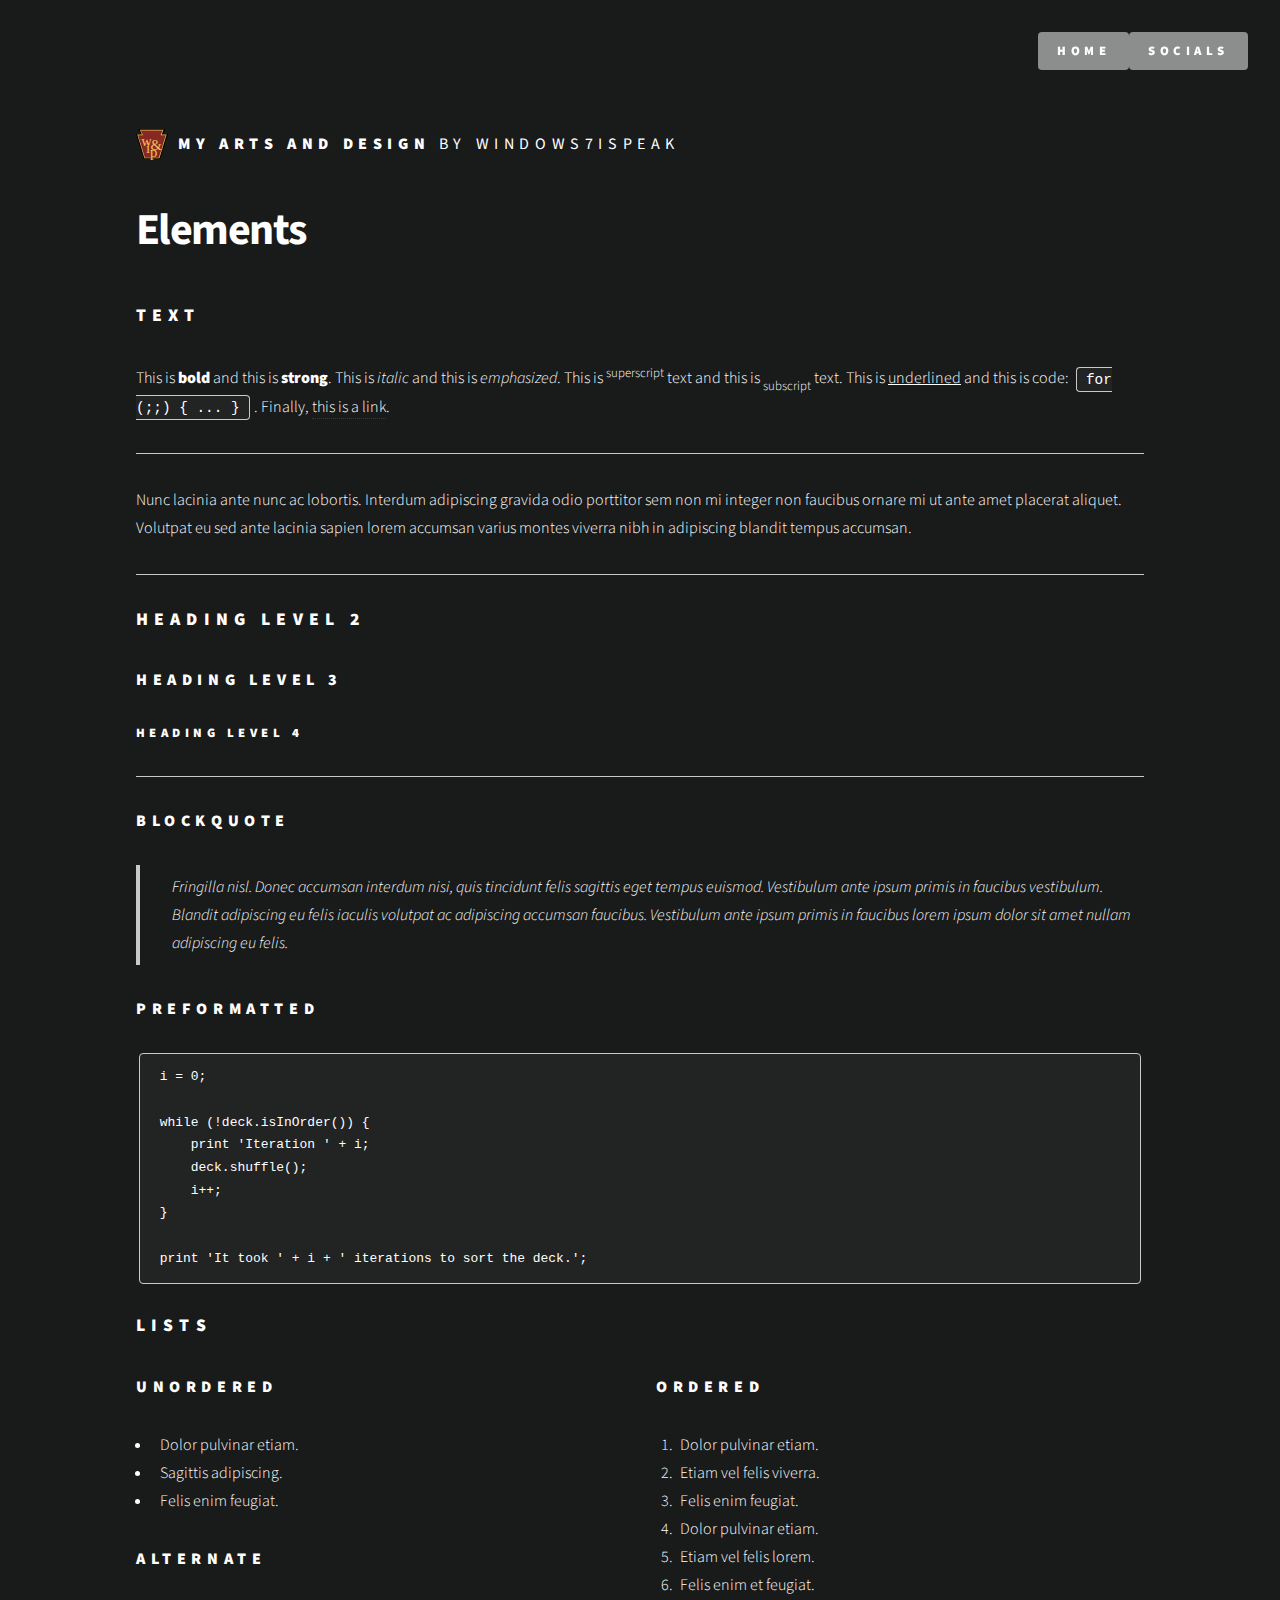
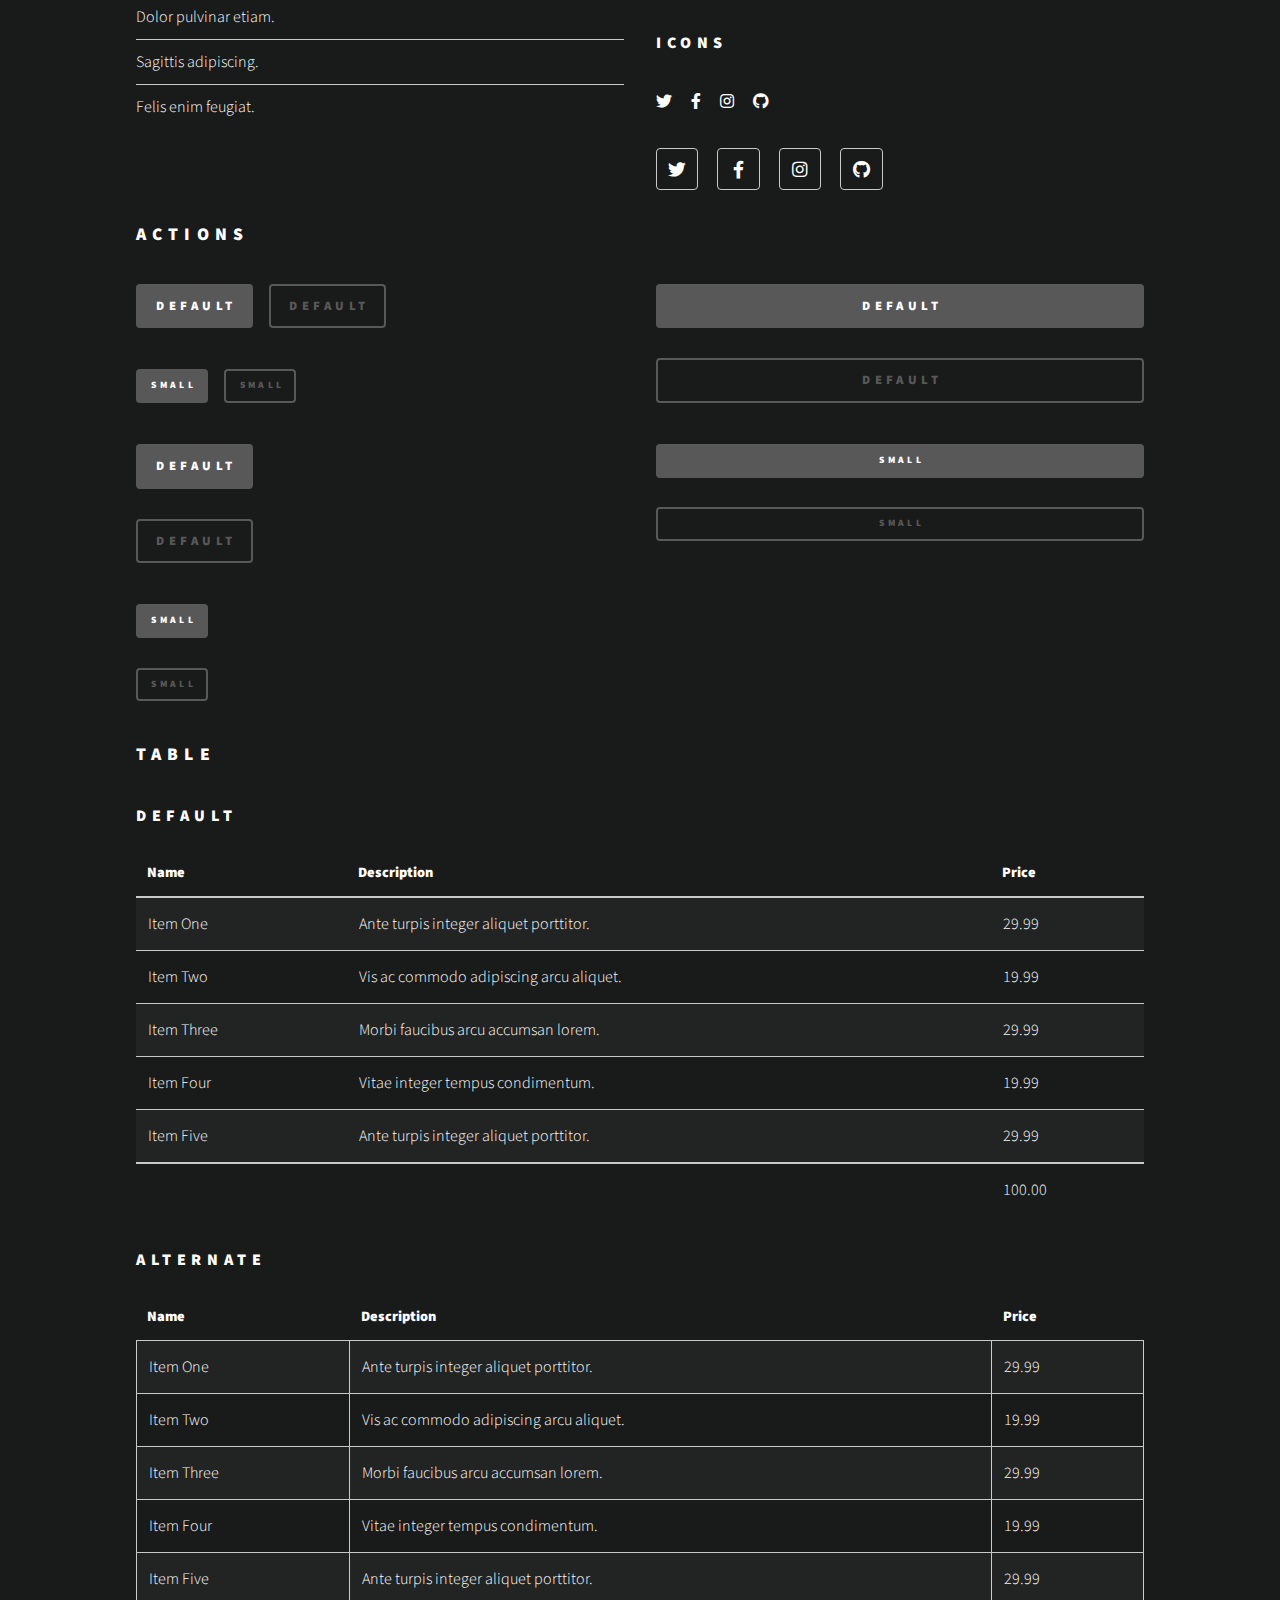
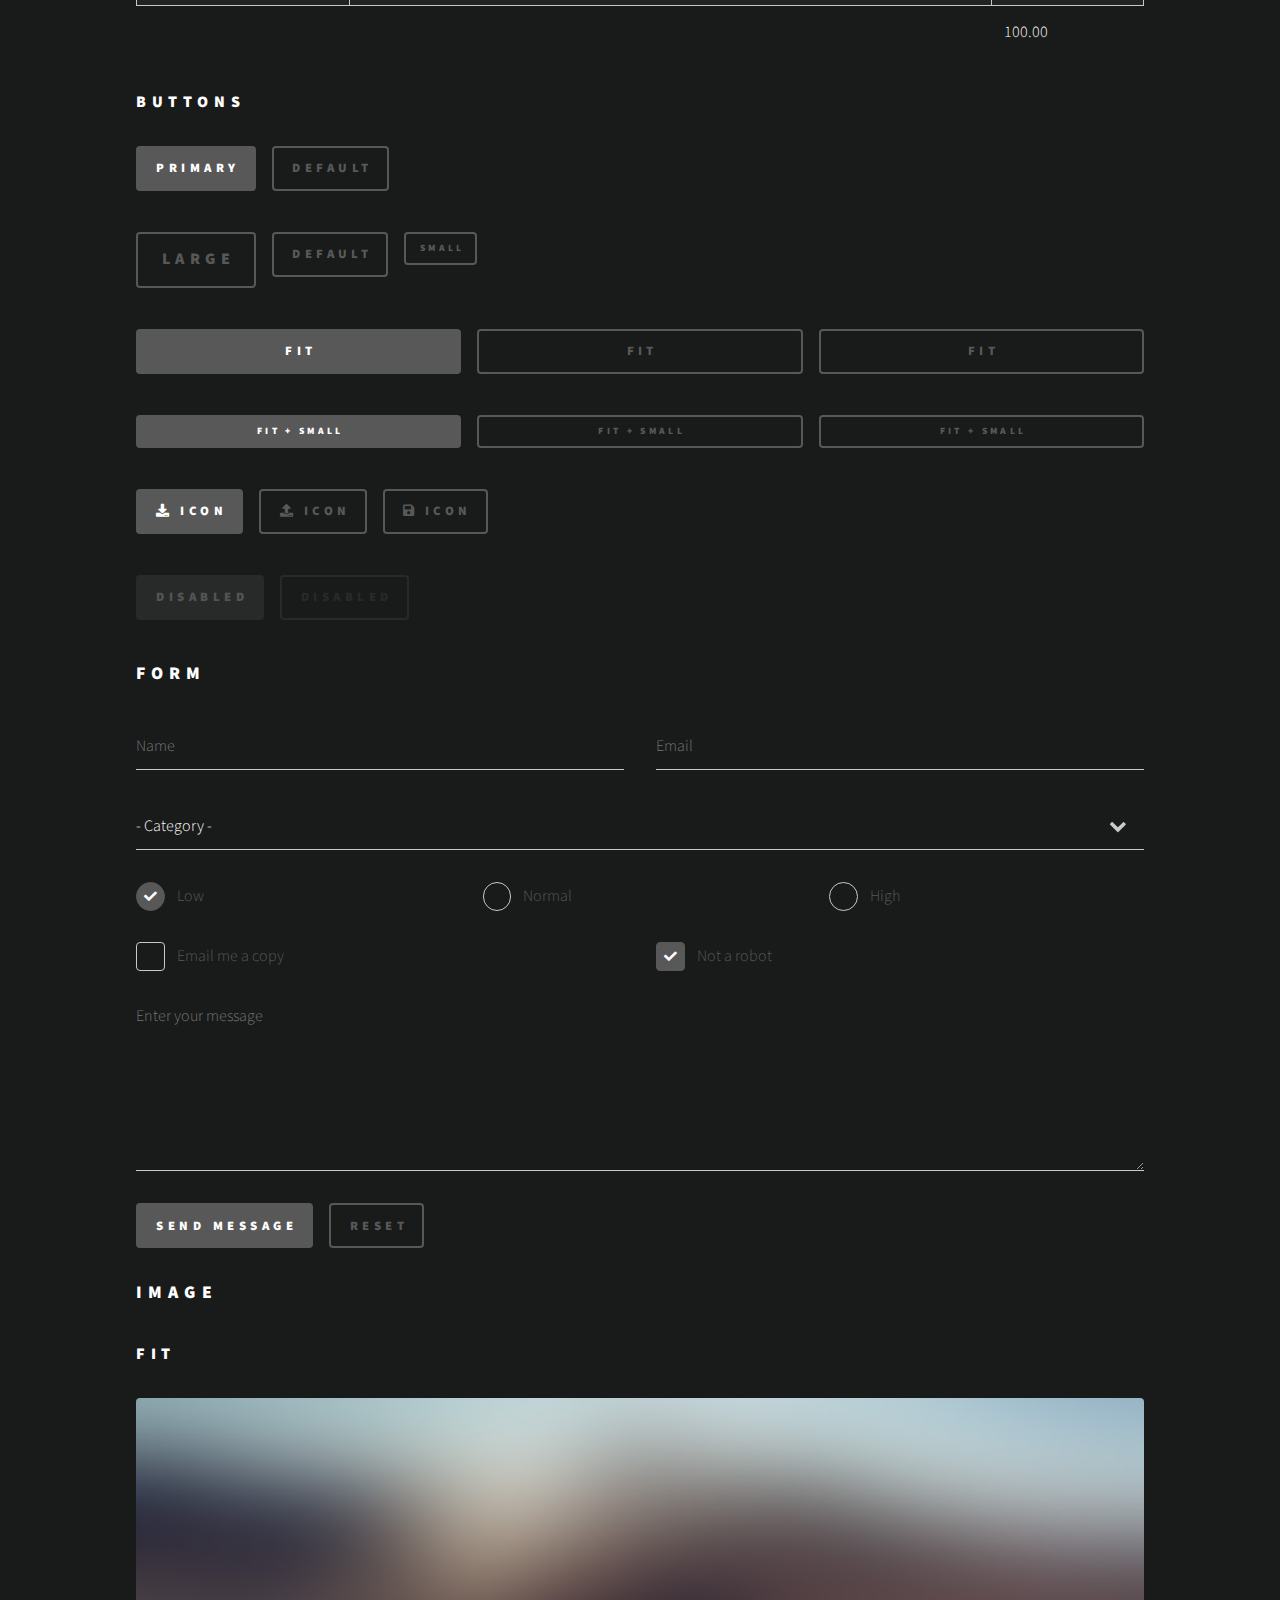
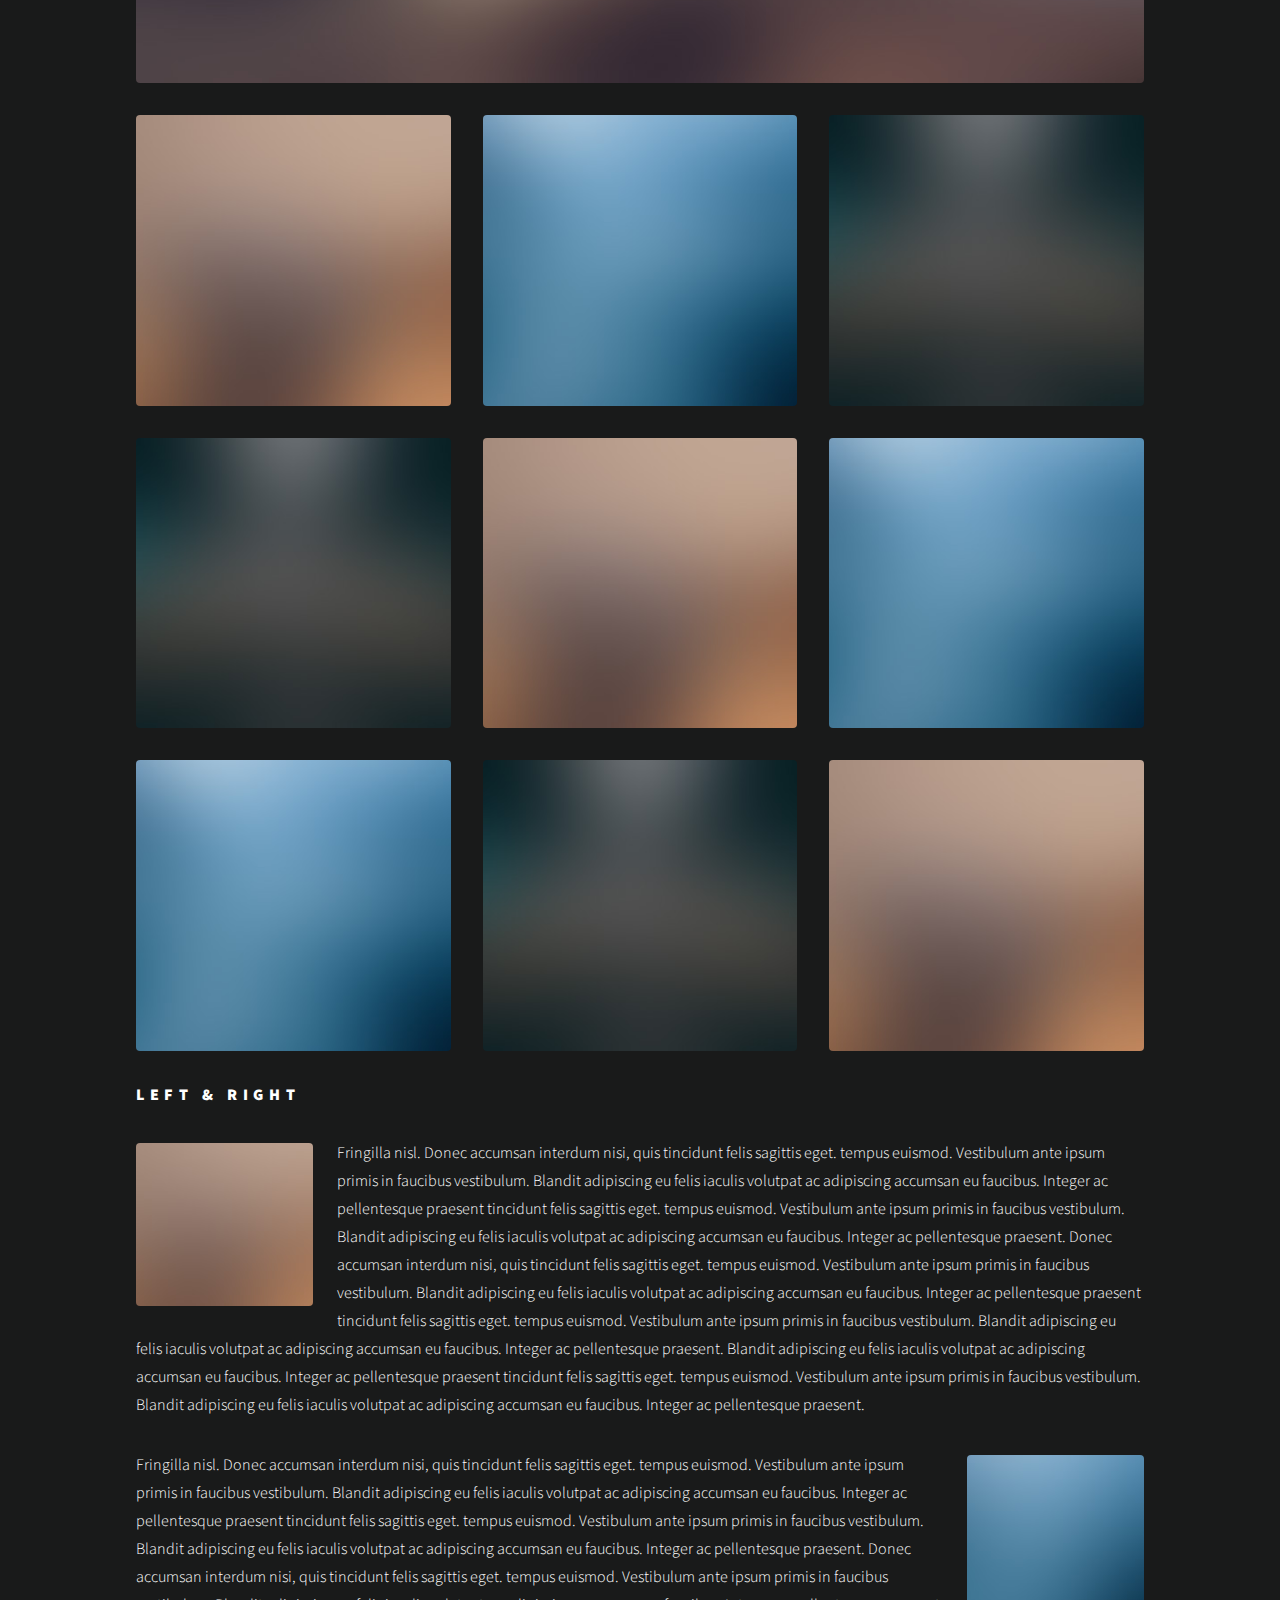
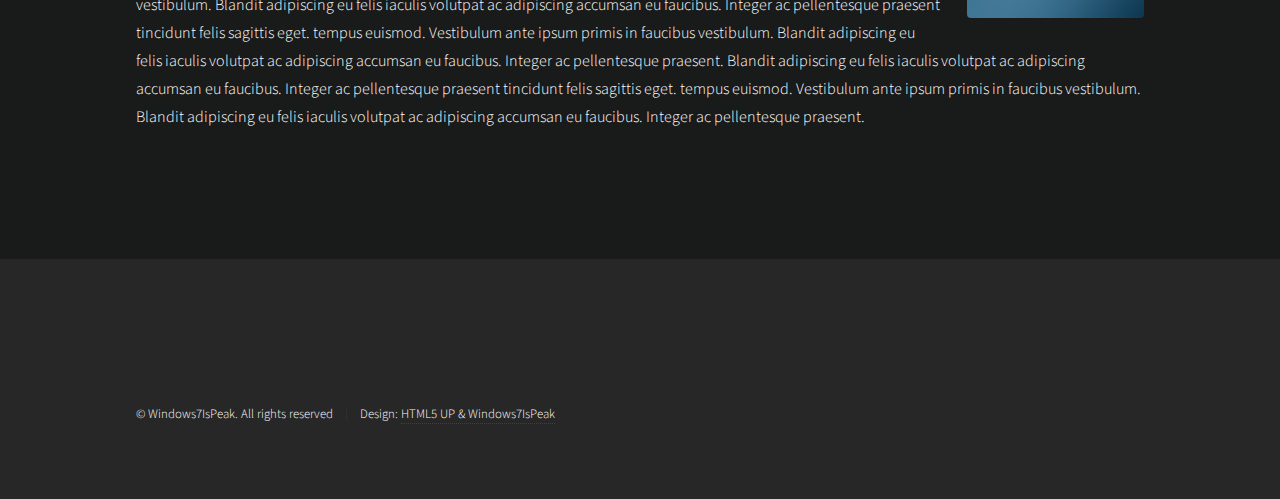
<file: elements.html>
<!DOCTYPE HTML>
<!--
	Phantom by HTML5 UP
	html5up.net | @ajlkn
	Free for personal and commercial use under the CCA 3.0 license (html5up.net/license)
-->
<html lang=en>
	<head>
		<title>My arts and design by Windows7IsPeak</title>
		<meta charset="utf-8" />
		<meta name="viewport" content="width=device-width, initial-scale=1, user-scalable=no" />
		<link rel="stylesheet" href="assets/css/main.css" />
		<noscript><link rel="stylesheet" href="assets/css/noscript.css" /></noscript>
	</head>
	<body class="is-preload">
		<!-- Wrapper -->
			<div id="wrapper">

				<!-- Header -->
					<header id="header">
						<div class="inner">

							<!-- Logo -->
								<a href="index.html" class="logo">
									<span class="symbol"><img src="images/prr17.svg" alt=""></span><strong>My arts and design</strong> <span class="symbol3">by Windows7IsPeak</span>
								</a>

							<!-- Nav -->
						<nav>
							<ul>
								<li><a href="index.html">Home</a></li>
								<li><a href="Socials.html">Socials</a></li>
							</ul>
						</nav>
						</div>
					</header>

				<!-- Menu -->
					<nav id="menu">
						<h2>Menu</h2>
						<ul>
							<li><a href="index.html">Home</a></li>
							<li><a href="generic.html">Ipsum veroeros</a></li>
							<li><a href="generic.html">Tempus etiam</a></li>
							<li><a href="generic.html">Consequat dolor</a></li>
							<li><a href="elements.html">Elements</a></li>
						</ul>
					</nav>

				<!-- Main -->
					<div id="main">
						<div class="inner">
							<h1>Elements</h1>

							<!-- Text -->
								<section>
									<h2>Text</h2>
									<p>This is <b>bold</b> and this is <strong>strong</strong>. This is <i>italic</i> and this is <em>emphasized</em>.
									This is <sup>superscript</sup> text and this is <sub>subscript</sub> text.
									This is <u>underlined</u> and this is code: <code>for (;;) { ... }</code>. Finally, <a href="#">this is a link</a>.</p>
									<hr />
									<p>Nunc lacinia ante nunc ac lobortis. Interdum adipiscing gravida odio porttitor sem non mi integer non faucibus ornare mi ut ante amet placerat aliquet. Volutpat eu sed ante lacinia sapien lorem accumsan varius montes viverra nibh in adipiscing blandit tempus accumsan.</p>
									<hr />
									<h2>Heading Level 2</h2>
									<h3>Heading Level 3</h3>
									<h4>Heading Level 4</h4>
									<hr />
									<h3>Blockquote</h3>
									<blockquote>Fringilla nisl. Donec accumsan interdum nisi, quis tincidunt felis sagittis eget tempus euismod. Vestibulum ante ipsum primis in faucibus vestibulum. Blandit adipiscing eu felis iaculis volutpat ac adipiscing accumsan faucibus. Vestibulum ante ipsum primis in faucibus lorem ipsum dolor sit amet nullam adipiscing eu felis.</blockquote>
									<h3>Preformatted</h3>
									<pre><code>i = 0;

while (!deck.isInOrder()) {
    print 'Iteration ' + i;
    deck.shuffle();
    i++;
}

print 'It took ' + i + ' iterations to sort the deck.';</code></pre>
								</section>

							<!-- Lists -->
								<section>
									<h2>Lists</h2>
									<div class="row">
										<div class="col-6 col-12-medium">
											<h3>Unordered</h3>
											<ul>
												<li>Dolor pulvinar etiam.</li>
												<li>Sagittis adipiscing.</li>
												<li>Felis enim feugiat.</li>
											</ul>
											<h3>Alternate</h3>
											<ul class="alt">
												<li>Dolor pulvinar etiam.</li>
												<li>Sagittis adipiscing.</li>
												<li>Felis enim feugiat.</li>
											</ul>
										</div>
										<div class="col-6 col-12-medium">
											<h3>Ordered</h3>
											<ol>
												<li>Dolor pulvinar etiam.</li>
												<li>Etiam vel felis viverra.</li>
												<li>Felis enim feugiat.</li>
												<li>Dolor pulvinar etiam.</li>
												<li>Etiam vel felis lorem.</li>
												<li>Felis enim et feugiat.</li>
											</ol>
											<h3>Icons</h3>
											<ul class="icons">
												<li><a href="#" class="icon brands style1 fa-twitter"><span class="label">Twitter</span></a></li>
												<li><a href="#" class="icon brands style1 fa-facebook-f"><span class="label">Facebook</span></a></li>
												<li><a href="#" class="icon brands style1 fa-instagram"><span class="label">Instagram</span></a></li>
												<li><a href="#" class="icon brands style1 fa-github"><span class="label">Github</span></a></li>
											</ul>
											<ul class="icons">
												<li><a href="#" class="icon brands style2 fa-twitter"><span class="label">Twitter</span></a></li>
												<li><a href="#" class="icon brands style2 fa-facebook-f"><span class="label">Facebook</span></a></li>
												<li><a href="#" class="icon brands style2 fa-instagram"><span class="label">Instagram</span></a></li>
												<li><a href="#" class="icon brands style2 fa-github"><span class="label">Github</span></a></li>
											</ul>
										</div>
									</div>
									<h2>Actions</h2>
									<div class="row">
										<div class="col-6 col-12-medium">
											<ul class="actions">
												<li><a href="#" class="button primary">Default</a></li>
												<li><a href="#" class="button">Default</a></li>
											</ul>
											<ul class="actions small">
												<li><a href="#" class="button primary small">Small</a></li>
												<li><a href="#" class="button small">Small</a></li>
											</ul>
											<ul class="actions stacked">
												<li><a href="#" class="button primary">Default</a></li>
												<li><a href="#" class="button">Default</a></li>
											</ul>
											<ul class="actions stacked">
												<li><a href="#" class="button primary small">Small</a></li>
												<li><a href="#" class="button small">Small</a></li>
											</ul>
										</div>
										<div class="col-6 col-12-medium">
											<ul class="actions stacked">
												<li><a href="#" class="button primary fit">Default</a></li>
												<li><a href="#" class="button fit">Default</a></li>
											</ul>
											<ul class="actions stacked">
												<li><a href="#" class="button primary small fit">Small</a></li>
												<li><a href="#" class="button small fit">Small</a></li>
											</ul>
										</div>
									</div>
								</section>

							<!-- Table -->
								<section>
									<h2>Table</h2>
									<h3>Default</h3>
									<div class="table-wrapper">
										<table>
											<thead>
												<tr>
													<th>Name</th>
													<th>Description</th>
													<th>Price</th>
												</tr>
											</thead>
											<tbody>
												<tr>
													<td>Item One</td>
													<td>Ante turpis integer aliquet porttitor.</td>
													<td>29.99</td>
												</tr>
												<tr>
													<td>Item Two</td>
													<td>Vis ac commodo adipiscing arcu aliquet.</td>
													<td>19.99</td>
												</tr>
												<tr>
													<td>Item Three</td>
													<td> Morbi faucibus arcu accumsan lorem.</td>
													<td>29.99</td>
												</tr>
												<tr>
													<td>Item Four</td>
													<td>Vitae integer tempus condimentum.</td>
													<td>19.99</td>
												</tr>
												<tr>
													<td>Item Five</td>
													<td>Ante turpis integer aliquet porttitor.</td>
													<td>29.99</td>
												</tr>
											</tbody>
											<tfoot>
												<tr>
													<td colspan="2"></td>
													<td>100.00</td>
												</tr>
											</tfoot>
										</table>
									</div>

									<h3>Alternate</h3>
									<div class="table-wrapper">
										<table class="alt">
											<thead>
												<tr>
													<th>Name</th>
													<th>Description</th>
													<th>Price</th>
												</tr>
											</thead>
											<tbody>
												<tr>
													<td>Item One</td>
													<td>Ante turpis integer aliquet porttitor.</td>
													<td>29.99</td>
												</tr>
												<tr>
													<td>Item Two</td>
													<td>Vis ac commodo adipiscing arcu aliquet.</td>
													<td>19.99</td>
												</tr>
												<tr>
													<td>Item Three</td>
													<td> Morbi faucibus arcu accumsan lorem.</td>
													<td>29.99</td>
												</tr>
												<tr>
													<td>Item Four</td>
													<td>Vitae integer tempus condimentum.</td>
													<td>19.99</td>
												</tr>
												<tr>
													<td>Item Five</td>
													<td>Ante turpis integer aliquet porttitor.</td>
													<td>29.99</td>
												</tr>
											</tbody>
											<tfoot>
												<tr>
													<td colspan="2"></td>
													<td>100.00</td>
												</tr>
											</tfoot>
										</table>
									</div>
								</section>

							<!-- Buttons -->
								<section>
									<h3>Buttons</h3>
									<ul class="actions">
										<li><a href="#" class="button primary">Primary</a></li>
										<li><a href="#" class="button">Default</a></li>
									</ul>
									<ul class="actions">
										<li><a href="#" class="button large">Large</a></li>
										<li><a href="#" class="button">Default</a></li>
										<li><a href="#" class="button small">Small</a></li>
									</ul>
									<ul class="actions fit">
										<li><a href="#" class="button primary fit">Fit</a></li>
										<li><a href="#" class="button fit">Fit</a></li>
										<li><a href="#" class="button fit">Fit</a></li>
									</ul>
									<ul class="actions fit small">
										<li><a href="#" class="button primary fit small">Fit + Small</a></li>
										<li><a href="#" class="button fit small">Fit + Small</a></li>
										<li><a href="#" class="button fit small">Fit + Small</a></li>
									</ul>
									<ul class="actions">
										<li><a href="#" class="button primary icon solid fa-download">Icon</a></li>
										<li><a href="#" class="button icon solid fa-upload">Icon</a></li>
										<li><a href="#" class="button icon solid fa-save">Icon</a></li>
									</ul>
									<ul class="actions">
										<li><span class="button primary disabled">Disabled</span></li>
										<li><span class="button disabled">Disabled</span></li>
									</ul>
								</section>

							<!-- Form -->
								<section>
									<h2>Form</h2>
									<form method="post" action="#">
										<div class="row gtr-uniform">
											<div class="col-6 col-12-xsmall">
												<input type="text" name="demo-name" id="demo-name" value="" placeholder="Name" />
											</div>
											<div class="col-6 col-12-xsmall">
												<input type="email" name="demo-email" id="demo-email" value="" placeholder="Email" />
											</div>
											<div class="col-12">
												<select name="demo-category" id="demo-category">
													<option value="">- Category -</option>
													<option value="1">Manufacturing</option>
													<option value="1">Shipping</option>
													<option value="1">Administration</option>
													<option value="1">Human Resources</option>
												</select>
											</div>
											<div class="col-4 col-12-small">
												<input type="radio" id="demo-priority-low" name="demo-priority" checked>
												<label for="demo-priority-low">Low</label>
											</div>
											<div class="col-4 col-12-small">
												<input type="radio" id="demo-priority-normal" name="demo-priority">
												<label for="demo-priority-normal">Normal</label>
											</div>
											<div class="col-4 col-12-small">
												<input type="radio" id="demo-priority-high" name="demo-priority">
												<label for="demo-priority-high">High</label>
											</div>
											<div class="col-6 col-12-small">
												<input type="checkbox" id="demo-copy" name="demo-copy">
												<label for="demo-copy">Email me a copy</label>
											</div>
											<div class="col-6 col-12-small">
												<input type="checkbox" id="demo-human" name="demo-human" checked>
												<label for="demo-human">Not a robot</label>
											</div>
											<div class="col-12">
												<textarea name="demo-message" id="demo-message" placeholder="Enter your message" rows="6"></textarea>
											</div>
											<div class="col-12">
												<ul class="actions">
													<li><input type="submit" value="Send Message" class="primary" /></li>
													<li><input type="reset" value="Reset" /></li>
												</ul>
											</div>
										</div>
									</form>
								</section>

							<!-- Image -->
								<section>
									<h2>Image</h2>
									<h3>Fit</h3>
									<div class="box alt">
										<div class="row gtr-uniform">
											<div class="col-12"><span class="image fit"><img src="images/pic13.jpg" alt="" /></span></div>
											<div class="col-4"><span class="image fit"><img src="images/pic01.jpg" alt="" /></span></div>
											<div class="col-4"><span class="image fit"><img src="images/pic02.jpg" alt="" /></span></div>
											<div class="col-4"><span class="image fit"><img src="images/pic03.jpg" alt="" /></span></div>
											<div class="col-4"><span class="image fit"><img src="images/pic03.jpg" alt="" /></span></div>
											<div class="col-4"><span class="image fit"><img src="images/pic01.jpg" alt="" /></span></div>
											<div class="col-4"><span class="image fit"><img src="images/pic02.jpg" alt="" /></span></div>
											<div class="col-4"><span class="image fit"><img src="images/pic02.jpg" alt="" /></span></div>
											<div class="col-4"><span class="image fit"><img src="images/pic03.jpg" alt="" /></span></div>
											<div class="col-4"><span class="image fit"><img src="images/pic01.jpg" alt="" /></span></div>
										</div>
									</div>
									<h3>Left &amp; Right</h3>
									<p><span class="image left"><img src="images/pic14.jpg" alt="" /></span>Fringilla nisl. Donec accumsan interdum nisi, quis tincidunt felis sagittis eget. tempus euismod. Vestibulum ante ipsum primis in faucibus vestibulum. Blandit adipiscing eu felis iaculis volutpat ac adipiscing accumsan eu faucibus. Integer ac pellentesque praesent tincidunt felis sagittis eget. tempus euismod. Vestibulum ante ipsum primis in faucibus vestibulum. Blandit adipiscing eu felis iaculis volutpat ac adipiscing accumsan eu faucibus. Integer ac pellentesque praesent. Donec accumsan interdum nisi, quis tincidunt felis sagittis eget. tempus euismod. Vestibulum ante ipsum primis in faucibus vestibulum. Blandit adipiscing eu felis iaculis volutpat ac adipiscing accumsan eu faucibus. Integer ac pellentesque praesent tincidunt felis sagittis eget. tempus euismod. Vestibulum ante ipsum primis in faucibus vestibulum. Blandit adipiscing eu felis iaculis volutpat ac adipiscing accumsan eu faucibus. Integer ac pellentesque praesent. Blandit adipiscing eu felis iaculis volutpat ac adipiscing accumsan eu faucibus. Integer ac pellentesque praesent tincidunt felis sagittis eget. tempus euismod. Vestibulum ante ipsum primis in faucibus vestibulum. Blandit adipiscing eu felis iaculis volutpat ac adipiscing accumsan eu faucibus. Integer ac pellentesque praesent.</p>
									<p><span class="image right"><img src="images/pic15.jpg" alt="" /></span>Fringilla nisl. Donec accumsan interdum nisi, quis tincidunt felis sagittis eget. tempus euismod. Vestibulum ante ipsum primis in faucibus vestibulum. Blandit adipiscing eu felis iaculis volutpat ac adipiscing accumsan eu faucibus. Integer ac pellentesque praesent tincidunt felis sagittis eget. tempus euismod. Vestibulum ante ipsum primis in faucibus vestibulum. Blandit adipiscing eu felis iaculis volutpat ac adipiscing accumsan eu faucibus. Integer ac pellentesque praesent. Donec accumsan interdum nisi, quis tincidunt felis sagittis eget. tempus euismod. Vestibulum ante ipsum primis in faucibus vestibulum. Blandit adipiscing eu felis iaculis volutpat ac adipiscing accumsan eu faucibus. Integer ac pellentesque praesent tincidunt felis sagittis eget. tempus euismod. Vestibulum ante ipsum primis in faucibus vestibulum. Blandit adipiscing eu felis iaculis volutpat ac adipiscing accumsan eu faucibus. Integer ac pellentesque praesent. Blandit adipiscing eu felis iaculis volutpat ac adipiscing accumsan eu faucibus. Integer ac pellentesque praesent tincidunt felis sagittis eget. tempus euismod. Vestibulum ante ipsum primis in faucibus vestibulum. Blandit adipiscing eu felis iaculis volutpat ac adipiscing accumsan eu faucibus. Integer ac pellentesque praesent.</p>
								</section>

						</div>
					</div>

				<!-- Footer -->
					<footer id="footer">
						<div class="inner">
							<ul class="copyright">
								<li>&copy; Windows7IsPeak. All rights reserved</li><li>Design: <a href="http://html5up.net">HTML5 UP &amp; Windows7IsPeak</a></li>
							</ul>
						</div>
					</footer>

			</div>

		<!-- Scripts -->
			<script src="assets/js/jquery.min.js"></script>
			<script src="assets/js/browser.min.js"></script>
			<script src="assets/js/breakpoints.min.js"></script>
			<script src="assets/js/util.js"></script>
			<script src="assets/js/main.js"></script>

	</body>
</html>
</file>
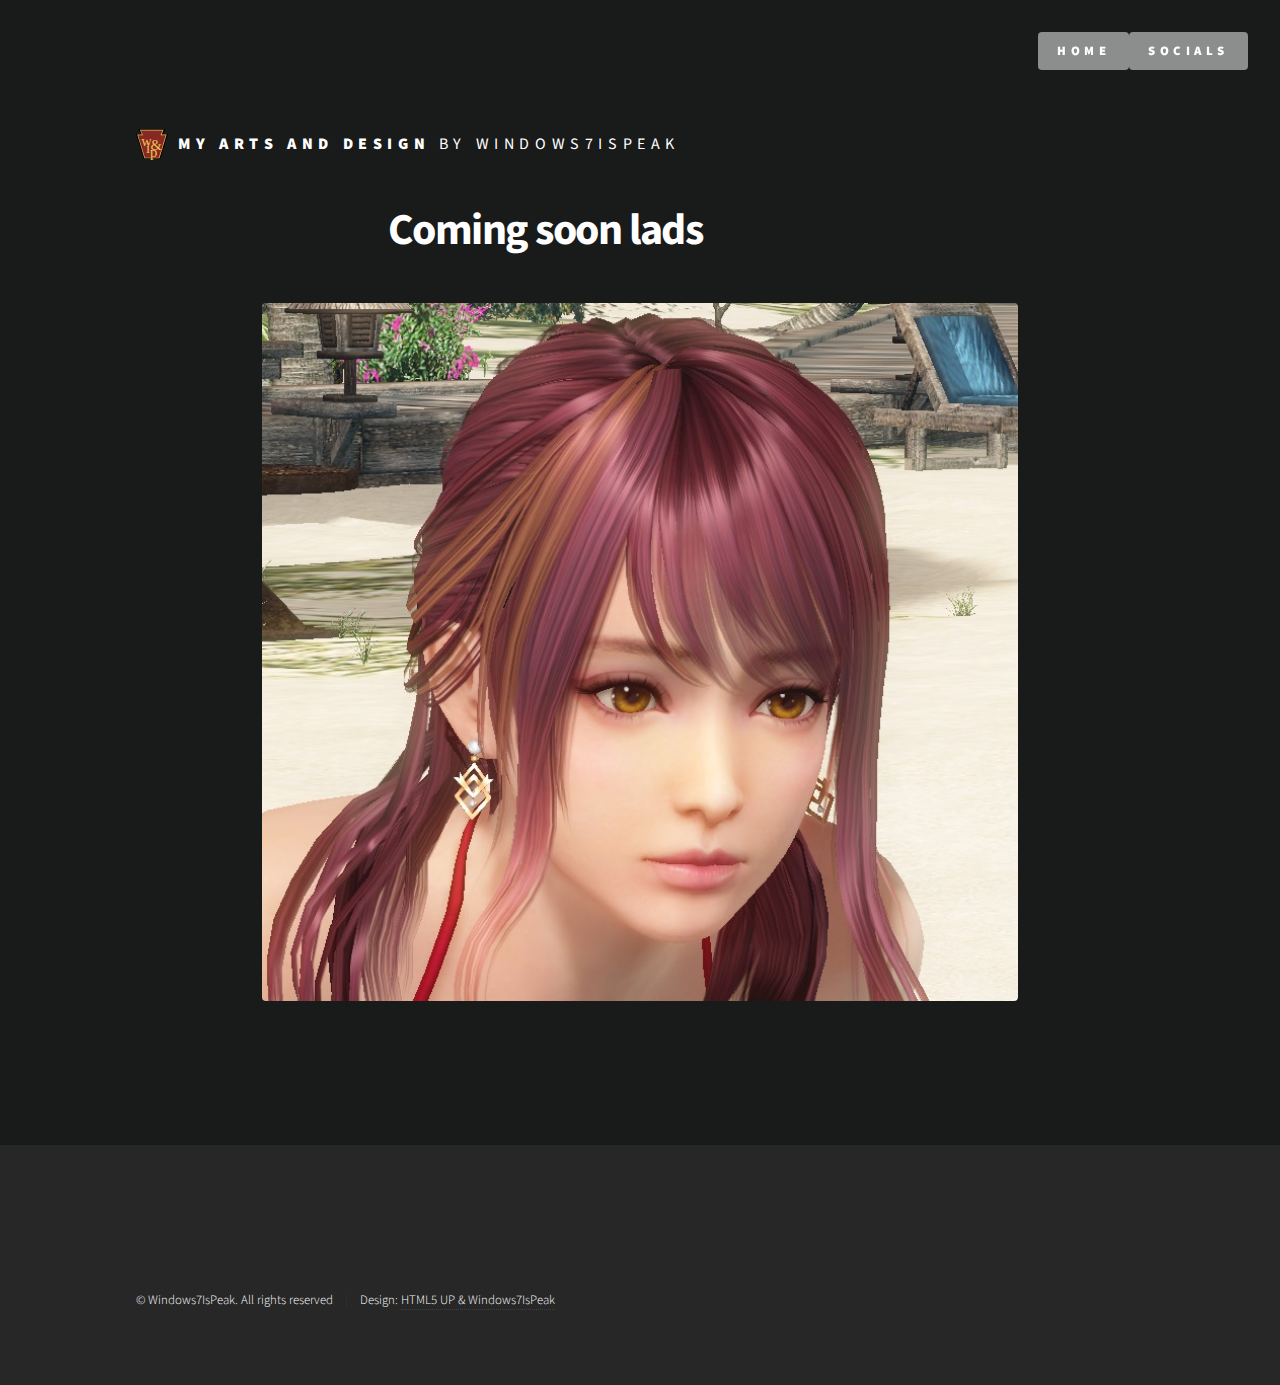
<file: pageComingSoon.html>
<!DOCTYPE HTML>
<!--
	Phantom by HTML5 UP
	html5up.net | @ajlkn
	Free for personal and commercial use under the CCA 3.0 license (html5up.net/license)
-->
<html lang=en>
	<head>
		<title>My arts and design - Coming Soon</title>
		<meta charset="utf-8" />
		<meta name="viewport" content="width=device-width, initial-scale=1, user-scalable=no" />
		<link rel="stylesheet" href="assets/css/main.css" />
		<noscript><link rel="stylesheet" href="assets/css/noscript.css" /></noscript>
	</head>
	<body class="is-preload">
		<!-- Wrapper -->
			<div id="wrapper">

				<!-- Header -->
					<header id="header">
						<div class="inner">

							<!-- Logo -->
								<a href="index.html" class="logo">
									<span class="symbol"><img src="images/prr17.svg" alt=""></span><strong>My arts and design</strong> <span class="symbol3">by Windows7IsPeak</span>
								</a>

							<!-- Nav -->
						<nav>
							<ul>
								<li><a href="index.html">Home</a></li>
								<li><a href="Socials.html">Socials</a></li>
							</ul>
						</nav>
						</div>
					</header>
					
				<!-- Main -->
					<div id="main">
						<div class="inner">
							<h1 class="center">Coming soon lads</h1>
							<span class="image main"><img src="images/prev/Azusa.png" style="width: 75%; height: auto" class="center"></span>
						</div>
					</div>

				<!-- Footer -->
					<footer id="footer">
						<div class="inner">
							<ul class="copyright">
								<li>&copy; Windows7IsPeak. All rights reserved</li><li>Design: <a href="http://html5up.net">HTML5 UP &amp; Windows7IsPeak</a></li>
							</ul>
						</div>
					</footer>

			</div>

		<!-- Scripts -->
			<script src="assets/js/jquery.min.js"></script>
			<script src="assets/js/browser.min.js"></script>
			<script src="assets/js/breakpoints.min.js"></script>
			<script src="assets/js/util.js"></script>
			<script src="assets/js/main.js"></script>

	</body>
</html>
</file>
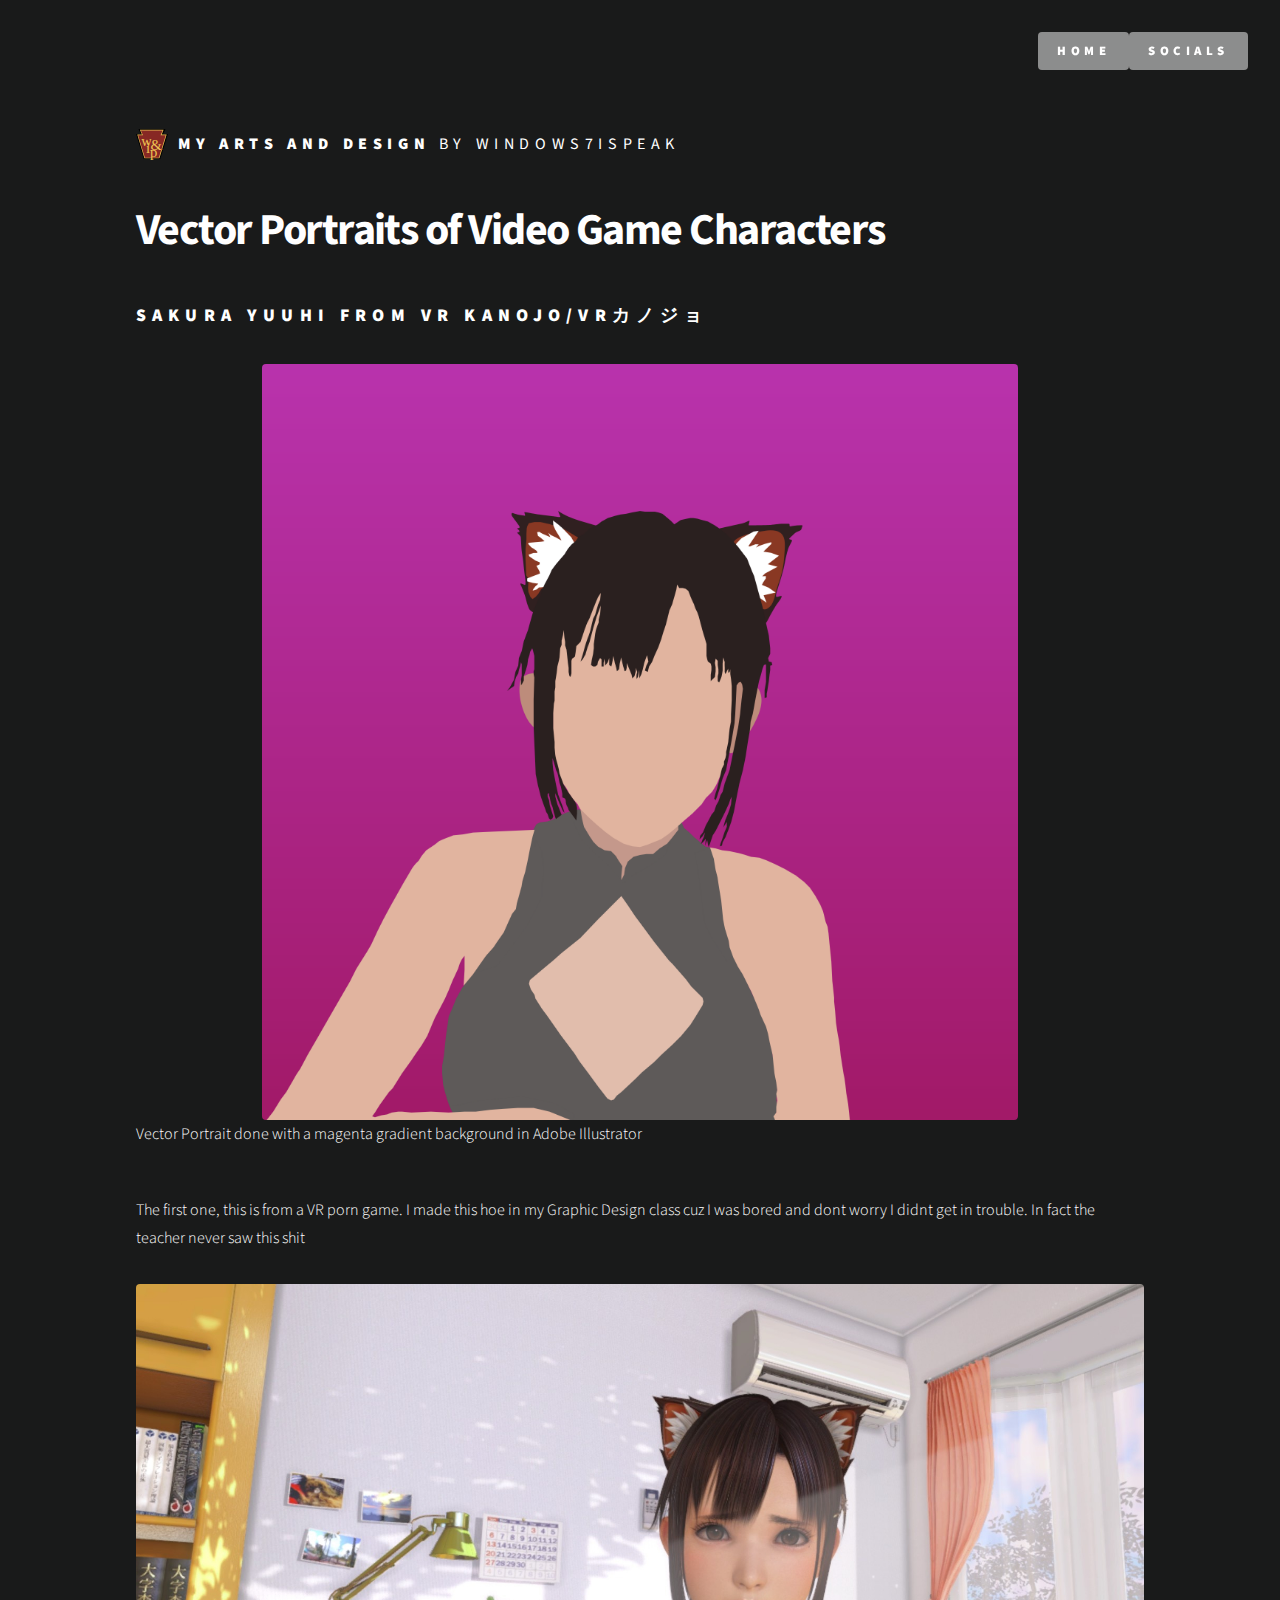
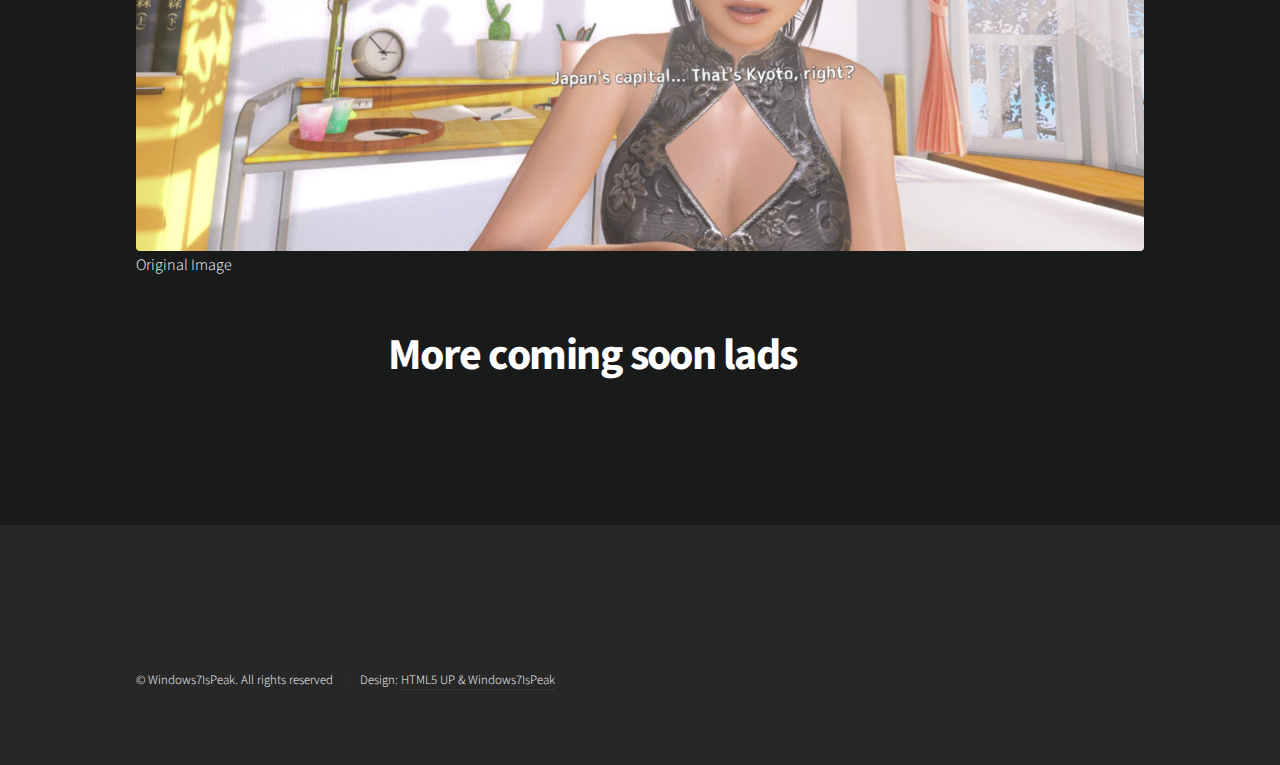
<file: pageGameVector.html>
<!DOCTYPE HTML>
<!--
	Phantom by HTML5 UP
	html5up.net | @ajlkn
	Free for personal and commercial use under the CCA 3.0 license (html5up.net/license)
-->
<html lang=en>
	<head>
		<title>My arts and design - Video Game Vectors</title>
		<meta charset="utf-8" />
		<meta name="viewport" content="width=device-width, initial-scale=1, user-scalable=no" />
		<link rel="stylesheet" href="assets/css/main.css" />
		<noscript><link rel="stylesheet" href="assets/css/noscript.css" /></noscript>
	</head>
	<body class="is-preload">
		<!-- Wrapper -->
			<div id="wrapper">

				<!-- Header -->
					<header id="header">
						<div class="inner">

							<!-- Logo -->
								<a href="index.html" class="logo">
									<span class="symbol"><img src="images/prr17.svg" alt=""></span><strong>My arts and design</strong> <span class="symbol3">by Windows7IsPeak</span>
								</a>

							<!-- Nav -->
						<nav>
							<ul>
								<li><a href="index.html">Home</a></li>
								<li><a href="Socials.html">Socials</a></li>
							</ul>
						</nav>
						</div>
					</header>
					
				<!-- Main -->
					<div id="main">
						<div class="inner">
							<h1>Vector Portraits of Video Game Characters</h1>
							
							<h2>Sakura Yuuhi from VR Kanojo/VRカノジョ</h2>
							<span class="image main"><img src="images/SakuraLine.png" style="width: 75%; height: auto" class="center"/>Vector Portrait done with a magenta gradient background in Adobe Illustrator</span>
						    <p>The first one, this is from a VR porn game. I made this hoe in my Graphic Design class cuz I was bored and dont worry I didnt get in trouble. In fact the teacher never saw this shit</p>
							<span class="image main"><img src="images/steamuserimages-a.akamaihd.png" class="center"/>Original Image</span>
							
							<!--<h2>Sakura Yuuhi from VR Kanojo/VRカノジョ</h2>
							<span class="image main"><img src="images/SakuraLine.png" alt="" />Vector Portrait done with a magenta gradient background in Adobe Illustrator</span>
						    <p>The first one, this is from a VR porn game. I made this shit in my Graphic Design class cuz I was bored and dont worry I didnt get in trouble. In fact the teacher never saw this shit</p>
							<span class="image main"><img src="images/steamuserimages-a.akamaihd.png" alt="" />Original Image</span>-->
						    
						    <h1 class="center">More coming soon lads</h1>
						</div>
					</div>

				<!-- Footer -->
					<footer id="footer">
						<div class="inner">
							<ul class="copyright">
								<li>&copy; Windows7IsPeak. All rights reserved</li><li>Design: <a href="http://html5up.net">HTML5 UP &amp; Windows7IsPeak</a></li>
							</ul>
						</div>
					</footer>

			</div>

		<!-- Scripts -->
			<script src="assets/js/jquery.min.js"></script>
			<script src="assets/js/browser.min.js"></script>
			<script src="assets/js/breakpoints.min.js"></script>
			<script src="assets/js/util.js"></script>
			<script src="assets/js/main.js"></script>

	</body>
</html>
</file>
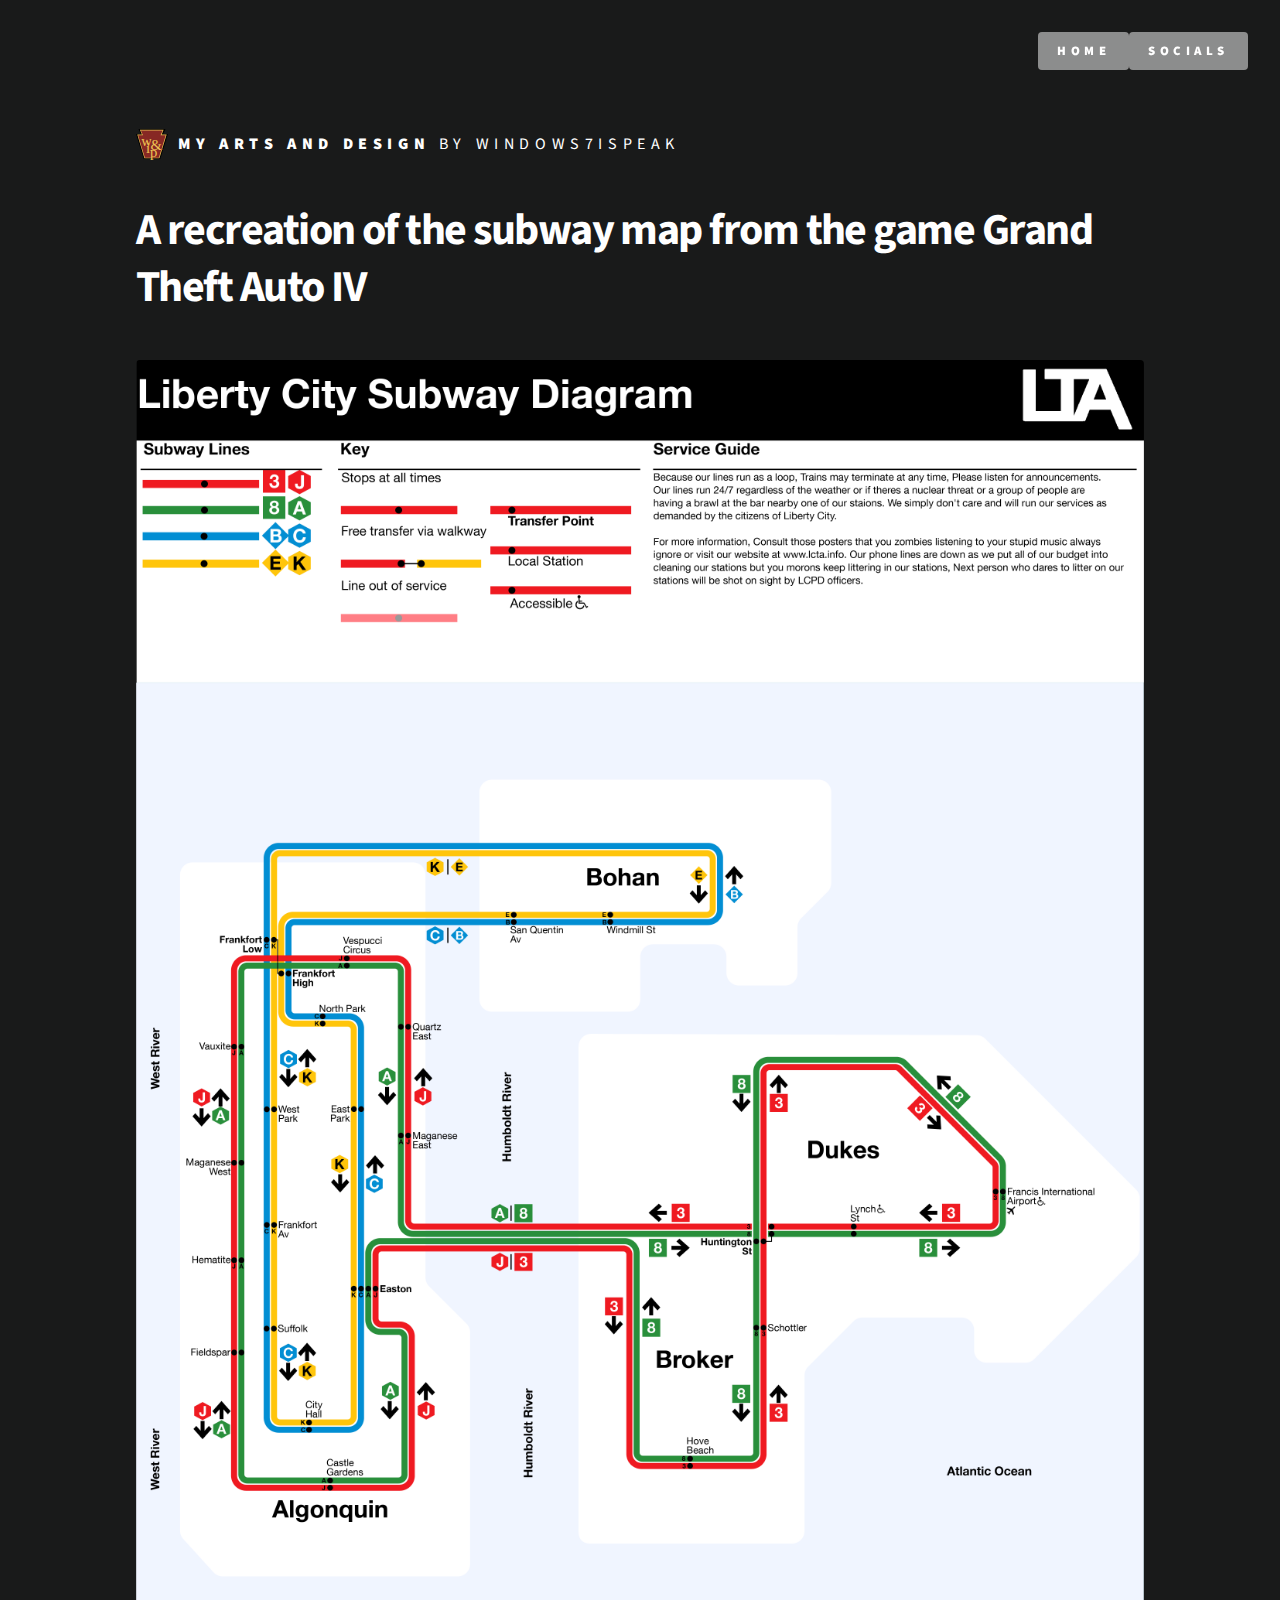
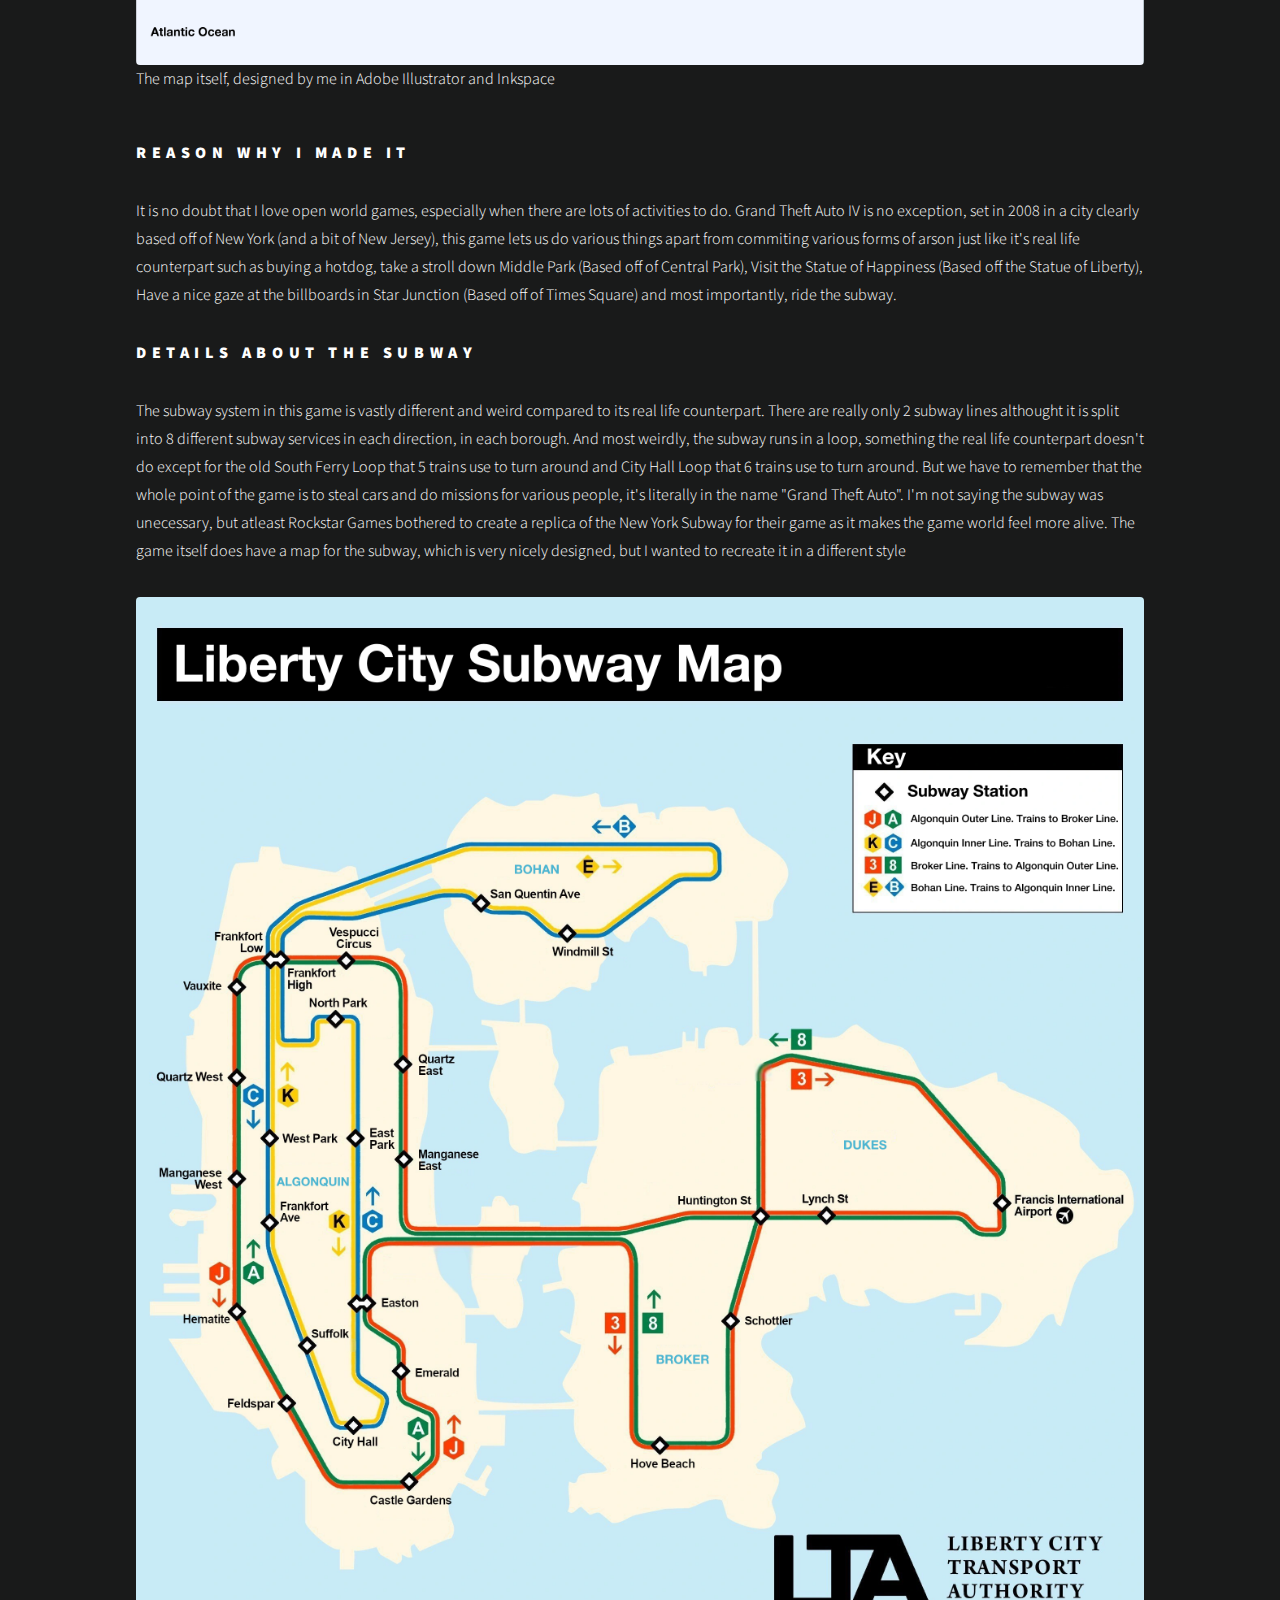
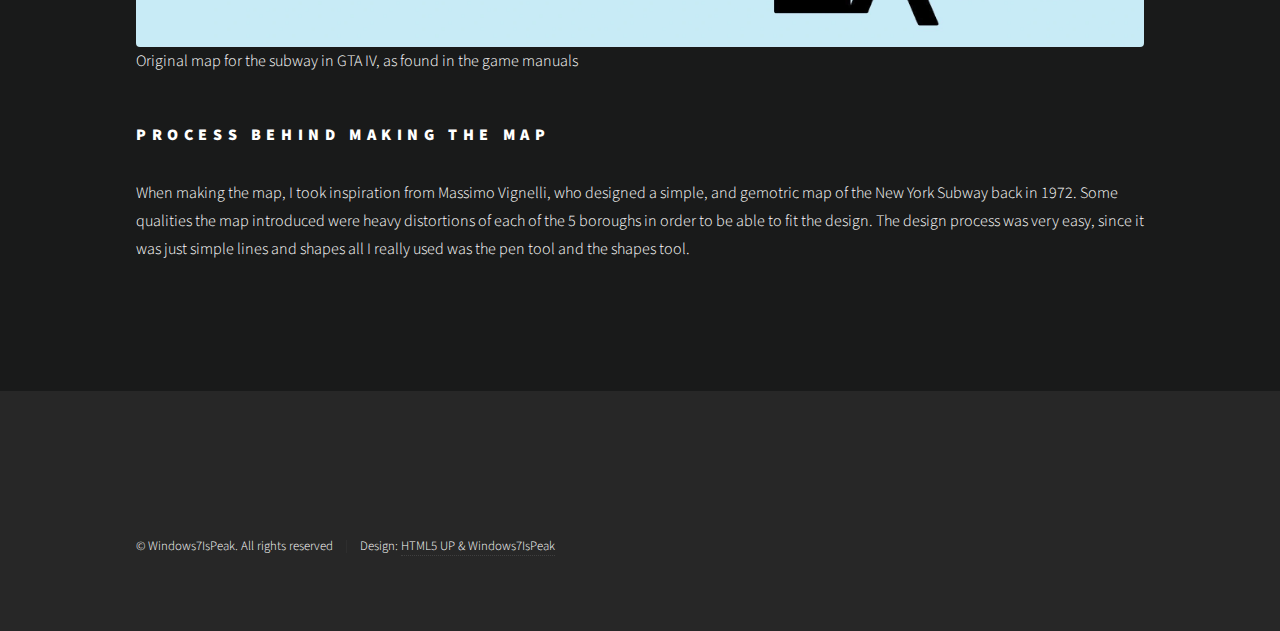
<file: pageGTAIVMap.html>
<!DOCTYPE HTML>
<!--
	Phantom by HTML5 UP
	html5up.net | @ajlkn
	Free for personal and commercial use under the CCA 3.0 license (html5up.net/license)
-->
<html lang=en>
	<head>
		<title>My arts and design - GTA IV Vignelli Map</title>
		<meta charset="utf-8" />
		<meta name="viewport" content="width=device-width, initial-scale=1, user-scalable=no" />
		<link rel="stylesheet" href="assets/css/main.css" />
		<noscript><link rel="stylesheet" href="assets/css/noscript.css" /></noscript>
	</head>
	<body class="is-preload">
		<!-- Wrapper -->
			<div id="wrapper">

				<!-- Header -->
					<header id="header">
						<div class="inner">

							<!-- Logo -->
								<a href="index.html" class="logo">
									<span class="symbol"><img src="images/prr17.svg" alt=""></span><strong>My arts and design</strong> <span class="symbol3">by Windows7IsPeak</span>
								</a>

							<!-- Nav -->
						<nav>
							<ul>
								<li><a href="index.html">Home</a></li>
								<li><a href="Socials.html">Socials</a></li>
							</ul>
						</nav>
						</div>
					</header>
					
				<!-- Main -->
					<div id="main">
						<div class="inner">
							<h1>A recreation of the subway map from the game Grand Theft Auto IV</h1>
							<span class="image main"><img src="images/LTAMapVignelli2009.png" alt="" />The map itself, designed by me in Adobe Illustrator and Inkspace</span>
							<h3>Reason why I made it</h3>
									<p>It is no doubt that I love open world games, especially when there are lots of activities to do. Grand Theft Auto IV is no exception, set in 2008 in a city clearly based off of New York (and a bit of New Jersey), this game lets us do various things apart from commiting various forms of arson just like it's real life counterpart such as buying a hotdog, take a stroll down Middle Park (Based off of Central Park), Visit the Statue of Happiness (Based off the Statue of Liberty), Have a nice gaze at the billboards in Star Junction (Based off of Times Square) and most importantly, ride the subway.</p>
									<h3>Details about the subway</h3>
									<p>The subway system in this game is vastly different and weird compared to its real life counterpart. There are really only 2 subway lines althought it is split into 8 different subway services in each direction, in each borough. And most weirdly, the subway runs in a loop, something the real life counterpart doesn't do except for the old South Ferry Loop that 5 trains use to turn around and City Hall Loop that 6 trains use to turn around. But we have to remember that the whole point of the game is to steal cars and do missions for various people, it's literally in the name &quot;Grand Theft Auto&quot;. I'm not saying the subway was unecessary, but atleast Rockstar Games bothered to create a replica of the New York Subway for their game as it makes the game world feel more alive. The game itself does have a map for the subway, which is very nicely designed, but I wanted to recreate it in a different style</p>
									
									<span class="image main"><img src="images/GTAIVLTAMapOriginal.png" alt="" />Original map for the subway in GTA IV, as found in the game manuals</span>
								
									<h3>Process behind making the map</h3>
									<p>When making the map, I took inspiration from Massimo Vignelli, who designed a simple, and gemotric map of the New York Subway back in 1972. Some qualities the map introduced were heavy distortions of each of the 5 boroughs in order to be able to fit the design. The design process was very easy, since it was just simple lines and shapes all I really used was the pen tool and the shapes tool.</p>
						</div>
					</div>

				<!-- Footer -->
					<footer id="footer">
						<div class="inner">
							<ul class="copyright">
								<li>&copy; Windows7IsPeak. All rights reserved</li><li>Design: <a href="http://html5up.net">HTML5 UP &amp; Windows7IsPeak</a></li>
							</ul>
						</div>
					</footer>

			</div>

		<!-- Scripts -->
			<script src="assets/js/jquery.min.js"></script>
			<script src="assets/js/browser.min.js"></script>
			<script src="assets/js/breakpoints.min.js"></script>
			<script src="assets/js/util.js"></script>
			<script src="assets/js/main.js"></script>

	</body>
</html>
</file>
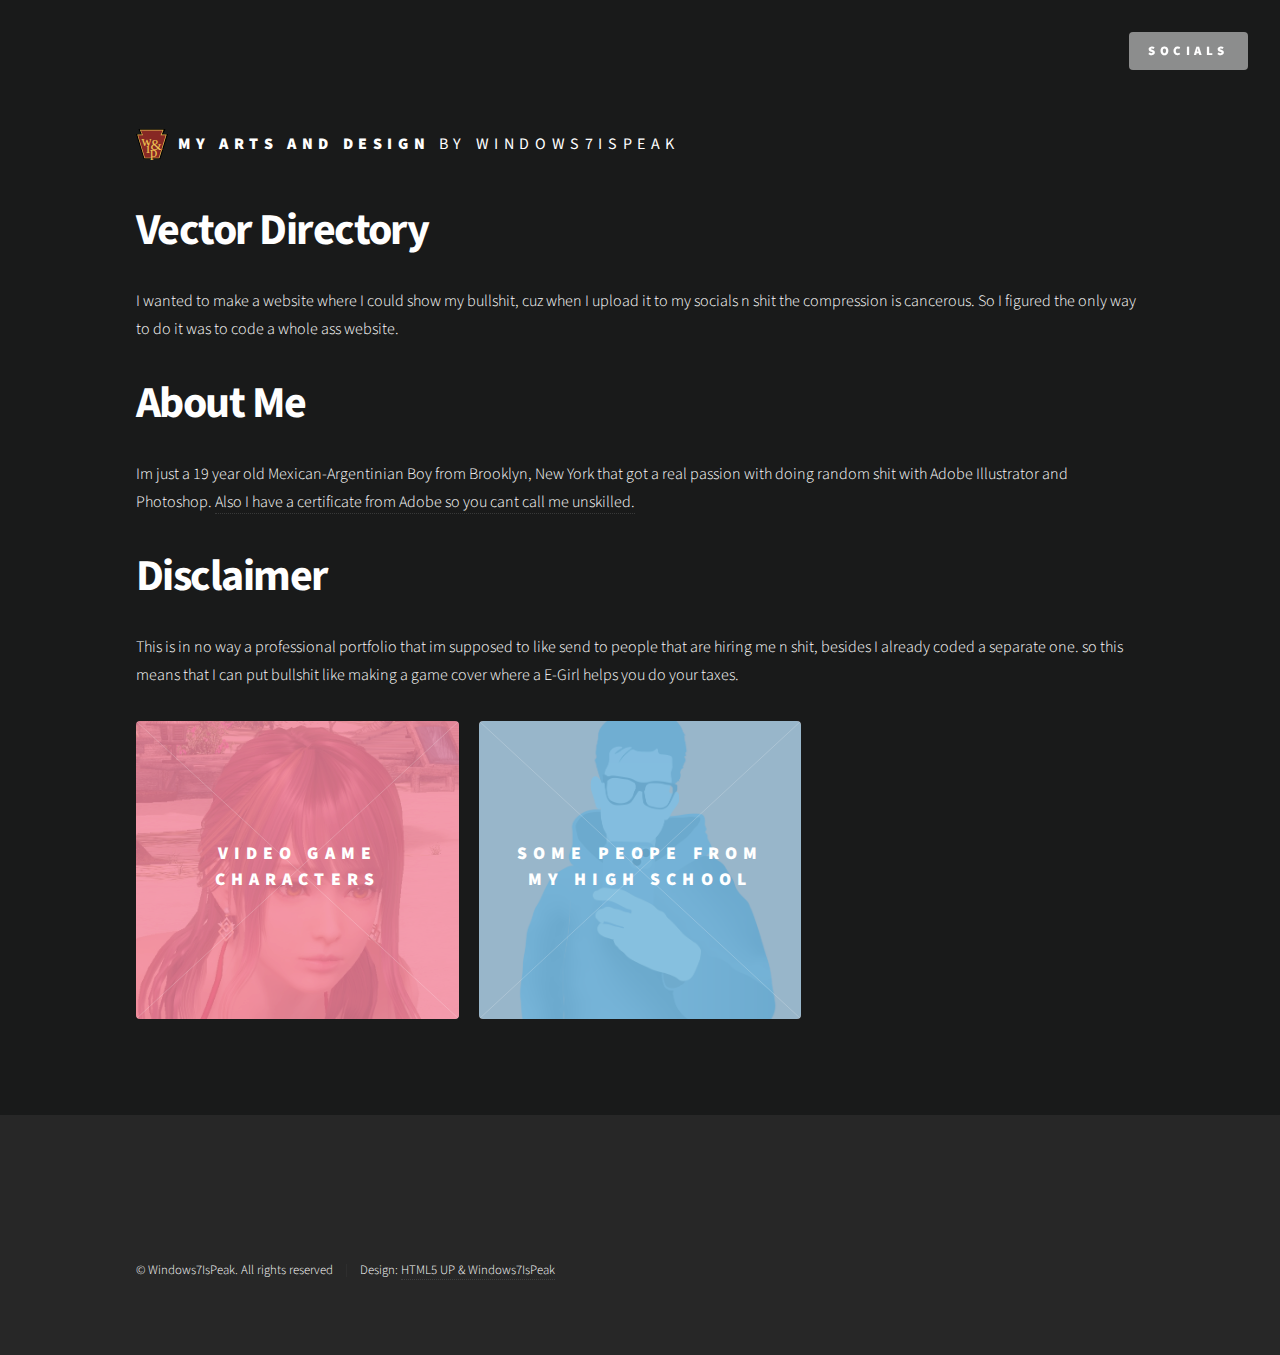
<file: pageIndexVector.html>
<!DOCTYPE HTML>
<!--
	Phantom by HTML5 UP
	html5up.net | @ajlkn
	Free for personal and commercial use under the CCA 3.0 license (html5up.net/license)
-->
<html lang=en>
	<head>
		<title>My arts and design - Vector Directory</title>
		<meta charset="utf-8" />
		<meta name="viewport" content="width=device-width, initial-scale=1, user-scalable=no" />
		<link rel="stylesheet" href="assets/css/main.css" />
		<noscript><link rel="stylesheet" href="assets/css/noscript.css" /></noscript>
	</head>
	<body class="is-preload">
		<!-- Wrapper -->
			<div id="wrapper">

				<!-- Header -->
					<header id="header">
						<div class="inner">

							<!-- Logo -->
								<a href="index.html" class="logo">
									<span class="symbol"><img src="images/prr17.svg" alt=""></span><strong>My arts and design</strong> <span class="symbol3">by Windows7IsPeak</span>
								</a>

							<!-- Nav -->
						<nav>
							<ul>
								<li><a href="Socials.html">Socials</a></li>
							</ul>
						</nav>
						</div>
					</header>
					
				<!-- Main -->
					<div id="main">
						<div class="inner">
							<header>
								<h1>Vector Directory</h1>
								<p>I wanted to make a website where I could show my bullshit, cuz when I upload it to my socials n shit the compression is cancerous. So I figured the only way to do it was to code a whole ass website.</p>
								<h1>About Me</h1>
								<p>Im just a 19 year old Mexican-Argentinian Boy from Brooklyn, New York that got a real passion with doing random shit with Adobe Illustrator and Photoshop. <a href="https://www.credly.com/badges/1914e8ad-0759-422a-a6f4-3e5659cfe782">Also I have a certificate from Adobe so you cant call me unskilled.</a></p>
								<h1>Disclaimer</h1>
								<p>This is in no way a professional portfolio that im supposed to like send to people that are hiring me n shit, besides I already coded a separate one. so this means that I can put bullshit like making a game cover where a E-Girl helps you do your taxes.</p>
							</header>
							<section class="tiles">
								<article class="style1">
									<span class="image">
										<img src="images/prev/Azusa.png" alt="" />
									</span>
									<a href="pageGameVector.html">
										<h2>Video Game Characters</h2>
										<div class="content">
											<p>Vector Portraits of Video Game Characters</p>
										</div>
									</a>
								</article>
								<article class="style2">
									<span class="image">
										<img src="images/prev/Blkepreview.png" alt="" />
									</span>
									<a href="pageITHSVector.html">
										<h2>Some peope from my high school</h2>
										<div class="content">
											<p>Vector Portraits of classmates from my High School</p>
										</div>
									</a>
								</article>
								<!--<article class="style6">
									<span class="image">
										<img src="images/pic06.jpg" alt="" />
									</span>
									<a href="generic.html">
										<h2>Veroeros</h2>
										<div class="content">
											<p>Sed nisl arcu euismod sit amet nisi lorem etiam dolor veroeros et feugiat.</p>
										</div>
									</a>
								</article>
								<article class="style2">
									<span class="image">
										<img src="images/pic07.jpg" alt="" />
									</span>
									<a href="generic.html">
										<h2>Ipsum</h2>
										<div class="content">
											<p>Sed nisl arcu euismod sit amet nisi lorem etiam dolor veroeros et feugiat.</p>
										</div>
									</a>
								</article>
								<article class="style3">
									<span class="image">
										<img src="images/pic08.jpg" alt="" />
									</span>
									<a href="generic.html">
										<h2>Dolor</h2>
										<div class="content">
											<p>Sed nisl arcu euismod sit amet nisi lorem etiam dolor veroeros et feugiat.</p>
										</div>
									</a>
								</article>
								<article class="style1">
									<span class="image">
										<img src="images/pic09.jpg" alt="" />
									</span>
									<a href="generic.html">
										<h2>Nullam</h2>
										<div class="content">
											<p>Sed nisl arcu euismod sit amet nisi lorem etiam dolor veroeros et feugiat.</p>
										</div>
									</a>
								</article>
								<article class="style5">
									<span class="image">
										<img src="images/pic10.jpg" alt="" />
									</span>
									<a href="generic.html">
										<h2>Ultricies</h2>
										<div class="content">
											<p>Sed nisl arcu euismod sit amet nisi lorem etiam dolor veroeros et feugiat.</p>
										</div>
									</a>
								</article>
								<article class="style6">
									<span class="image">
										<img src="images/pic11.jpg" alt="" />
									</span>
									<a href="generic.html">
										<h2>Dictum</h2>
										<div class="content">
											<p>Sed nisl arcu euismod sit amet nisi lorem etiam dolor veroeros et feugiat.</p>
										</div>
									</a>
								</article>
								<article class="style4">
									<span class="image">
										<img src="images/pic12.jpg" alt="" />
									</span>
									<a href="generic.html">
										<h2>Pretium</h2>
										<div class="content">
											<p>Sed nisl arcu euismod sit amet nisi lorem etiam dolor veroeros et feugiat.</p>
										</div>
									</a>
								</article>-->
							</section>
						</div>
					</div>

				<!-- Footer -->
					<footer id="footer">
						<div class="inner">
							<ul class="copyright">
								<li>&copy; Windows7IsPeak. All rights reserved</li><li>Design: <a href="http://html5up.net">HTML5 UP &amp; Windows7IsPeak</a></li>
							</ul>
						</div>
					</footer>

			</div>

		<!-- Scripts -->
			<script src="assets/js/jquery.min.js"></script>
			<script src="assets/js/browser.min.js"></script>
			<script src="assets/js/breakpoints.min.js"></script>
			<script src="assets/js/util.js"></script>
			<script src="assets/js/main.js"></script>

	</body>
</html>
</file>
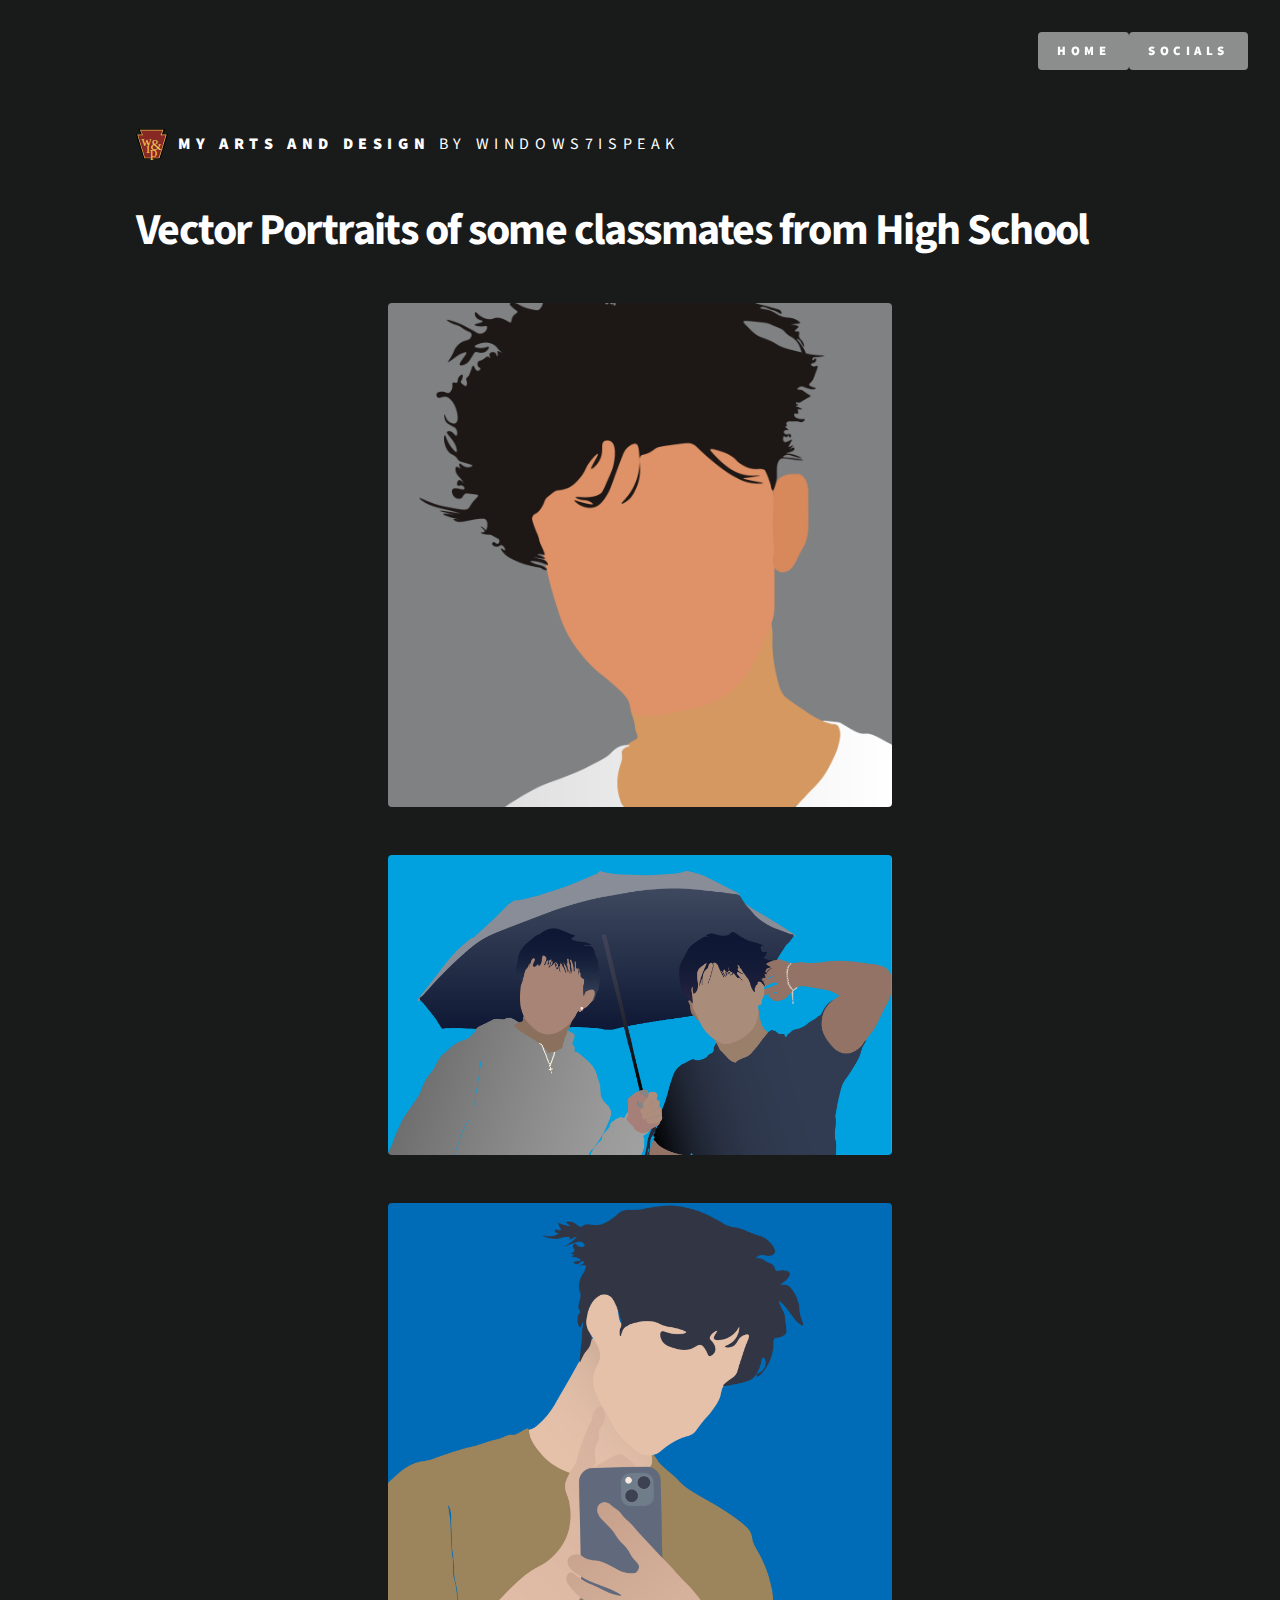
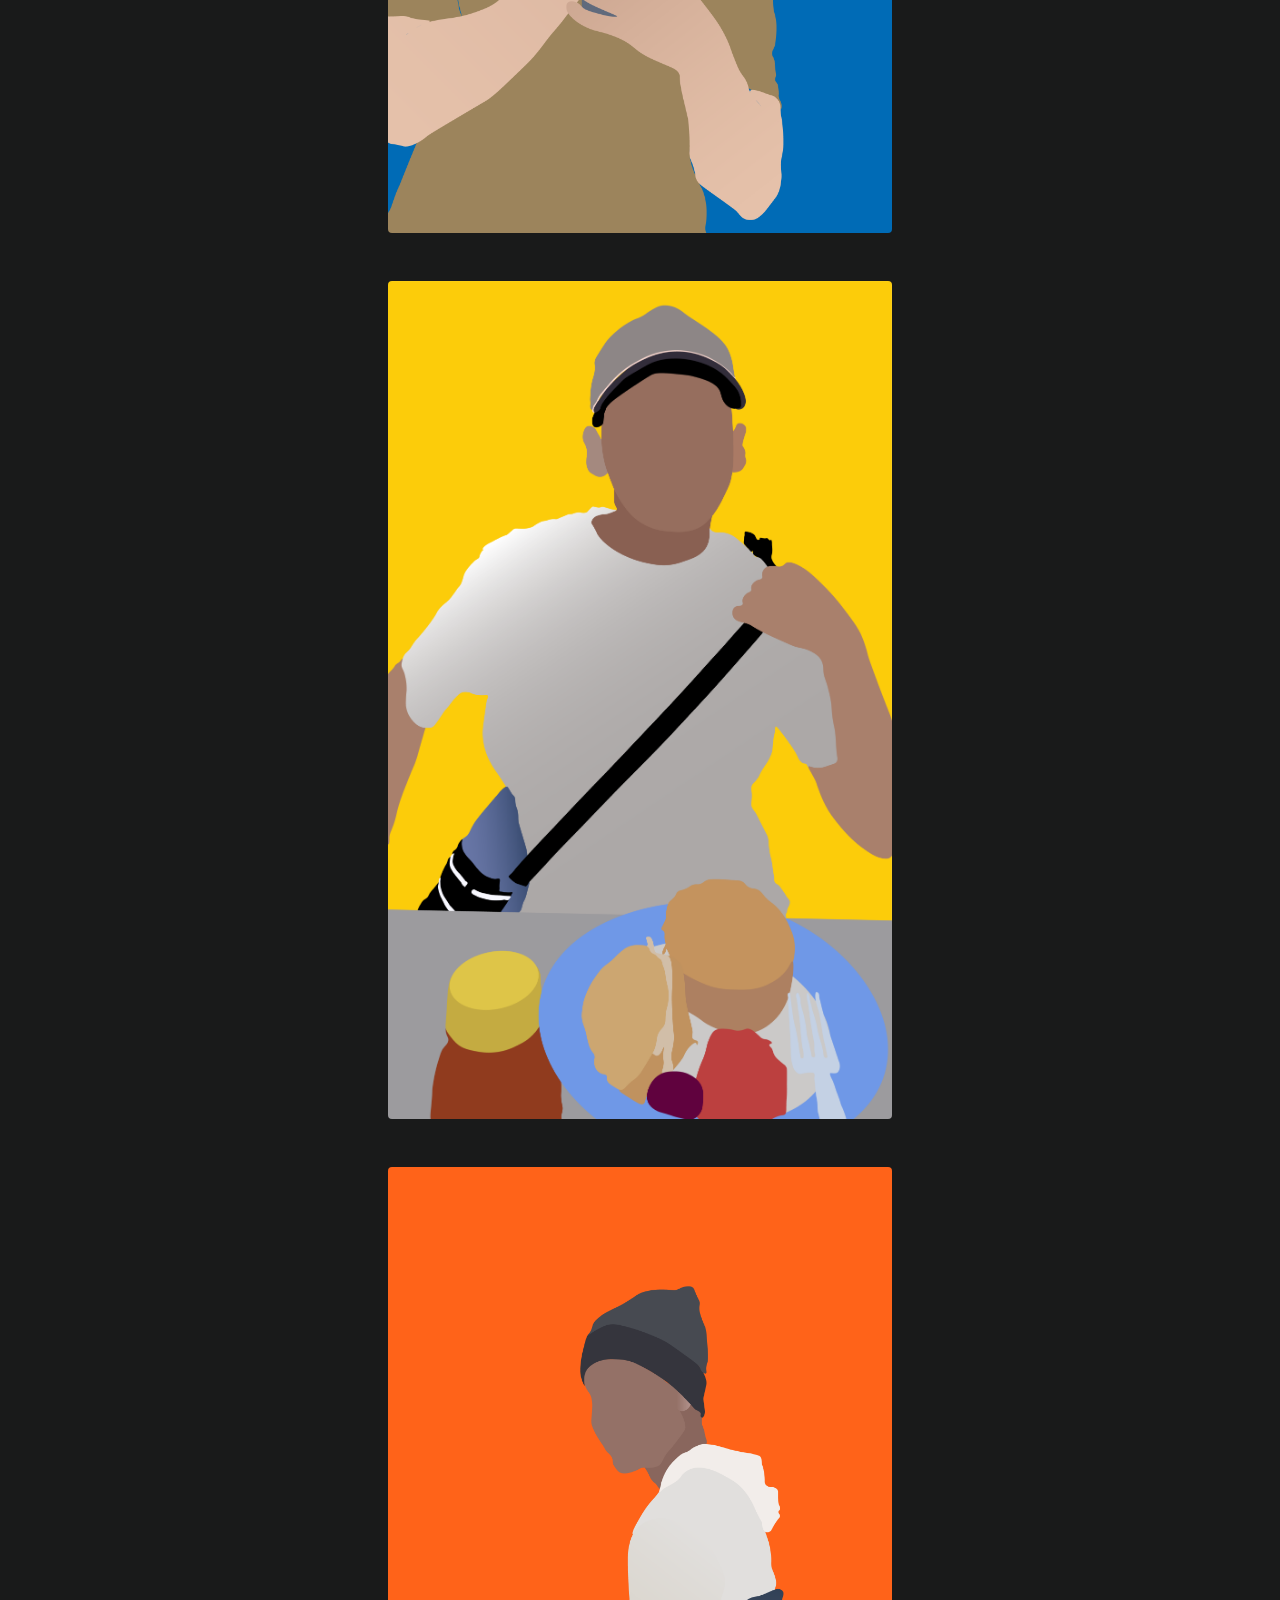
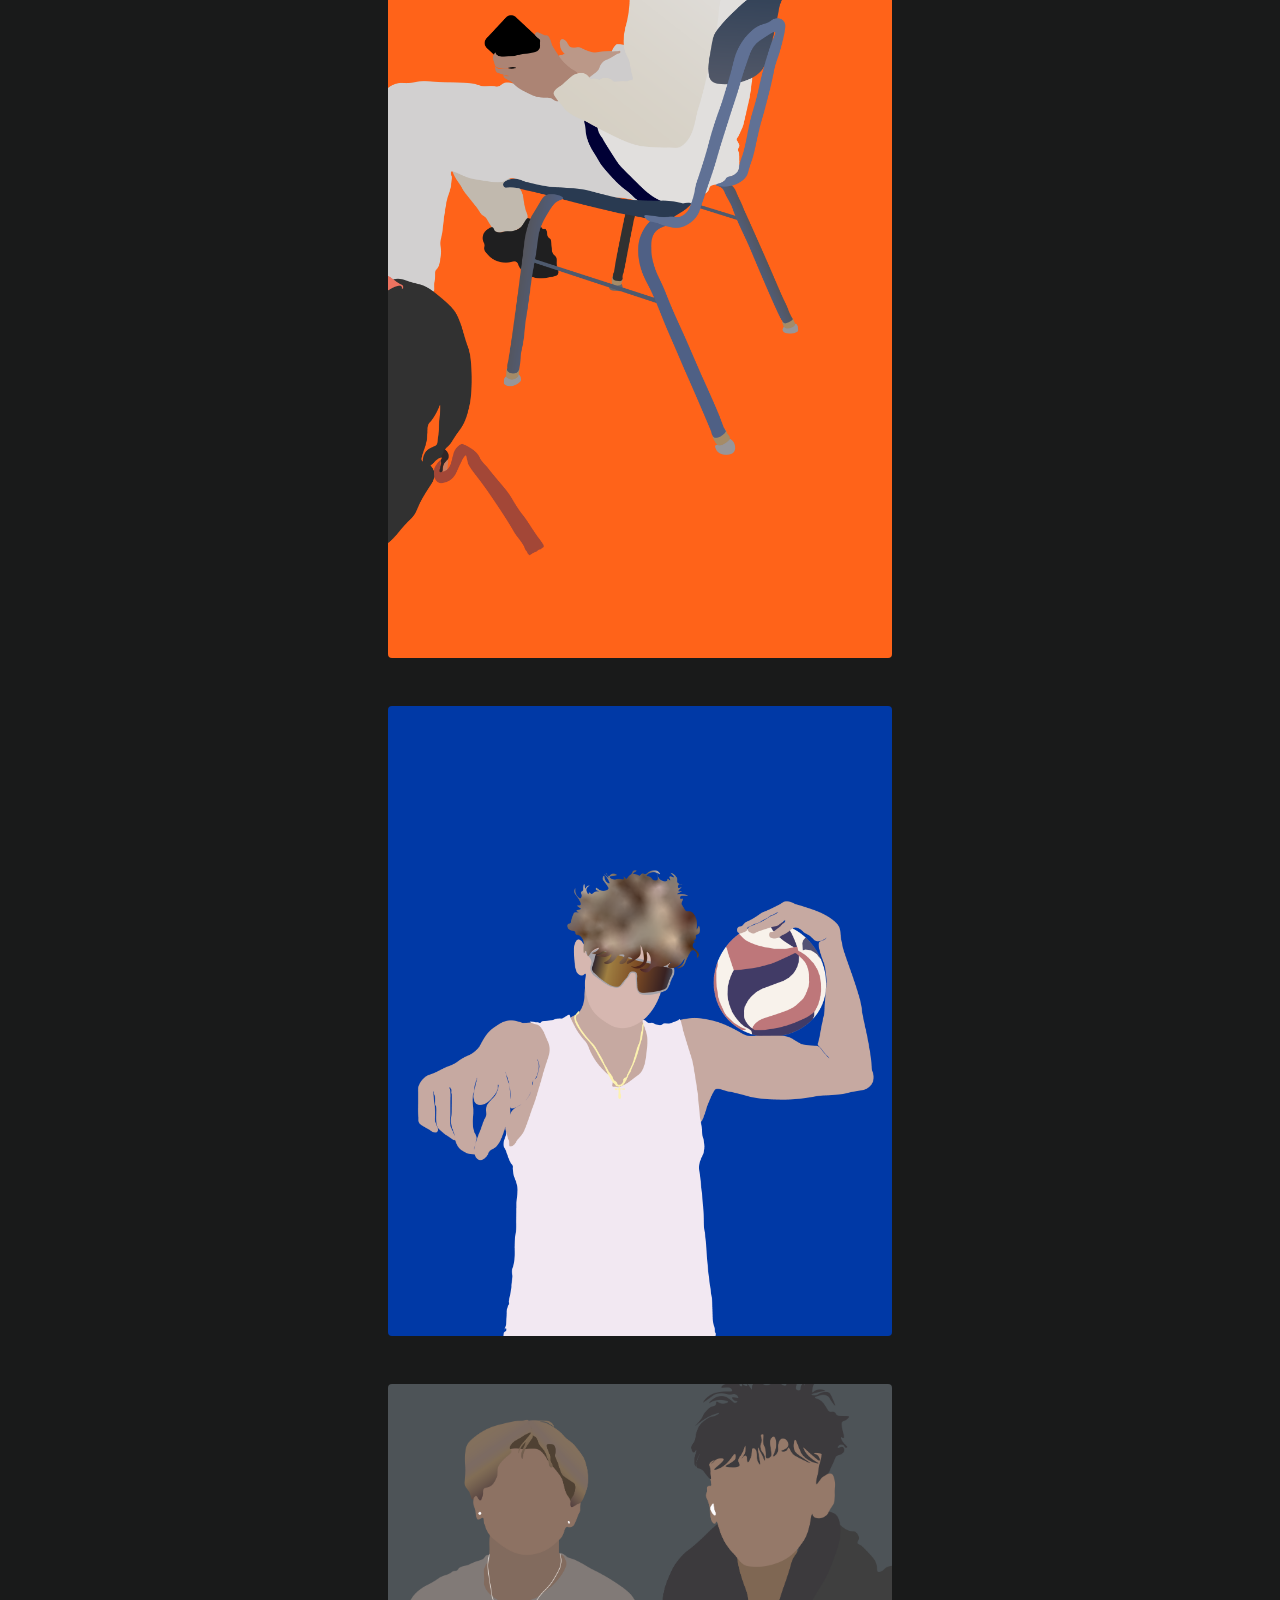
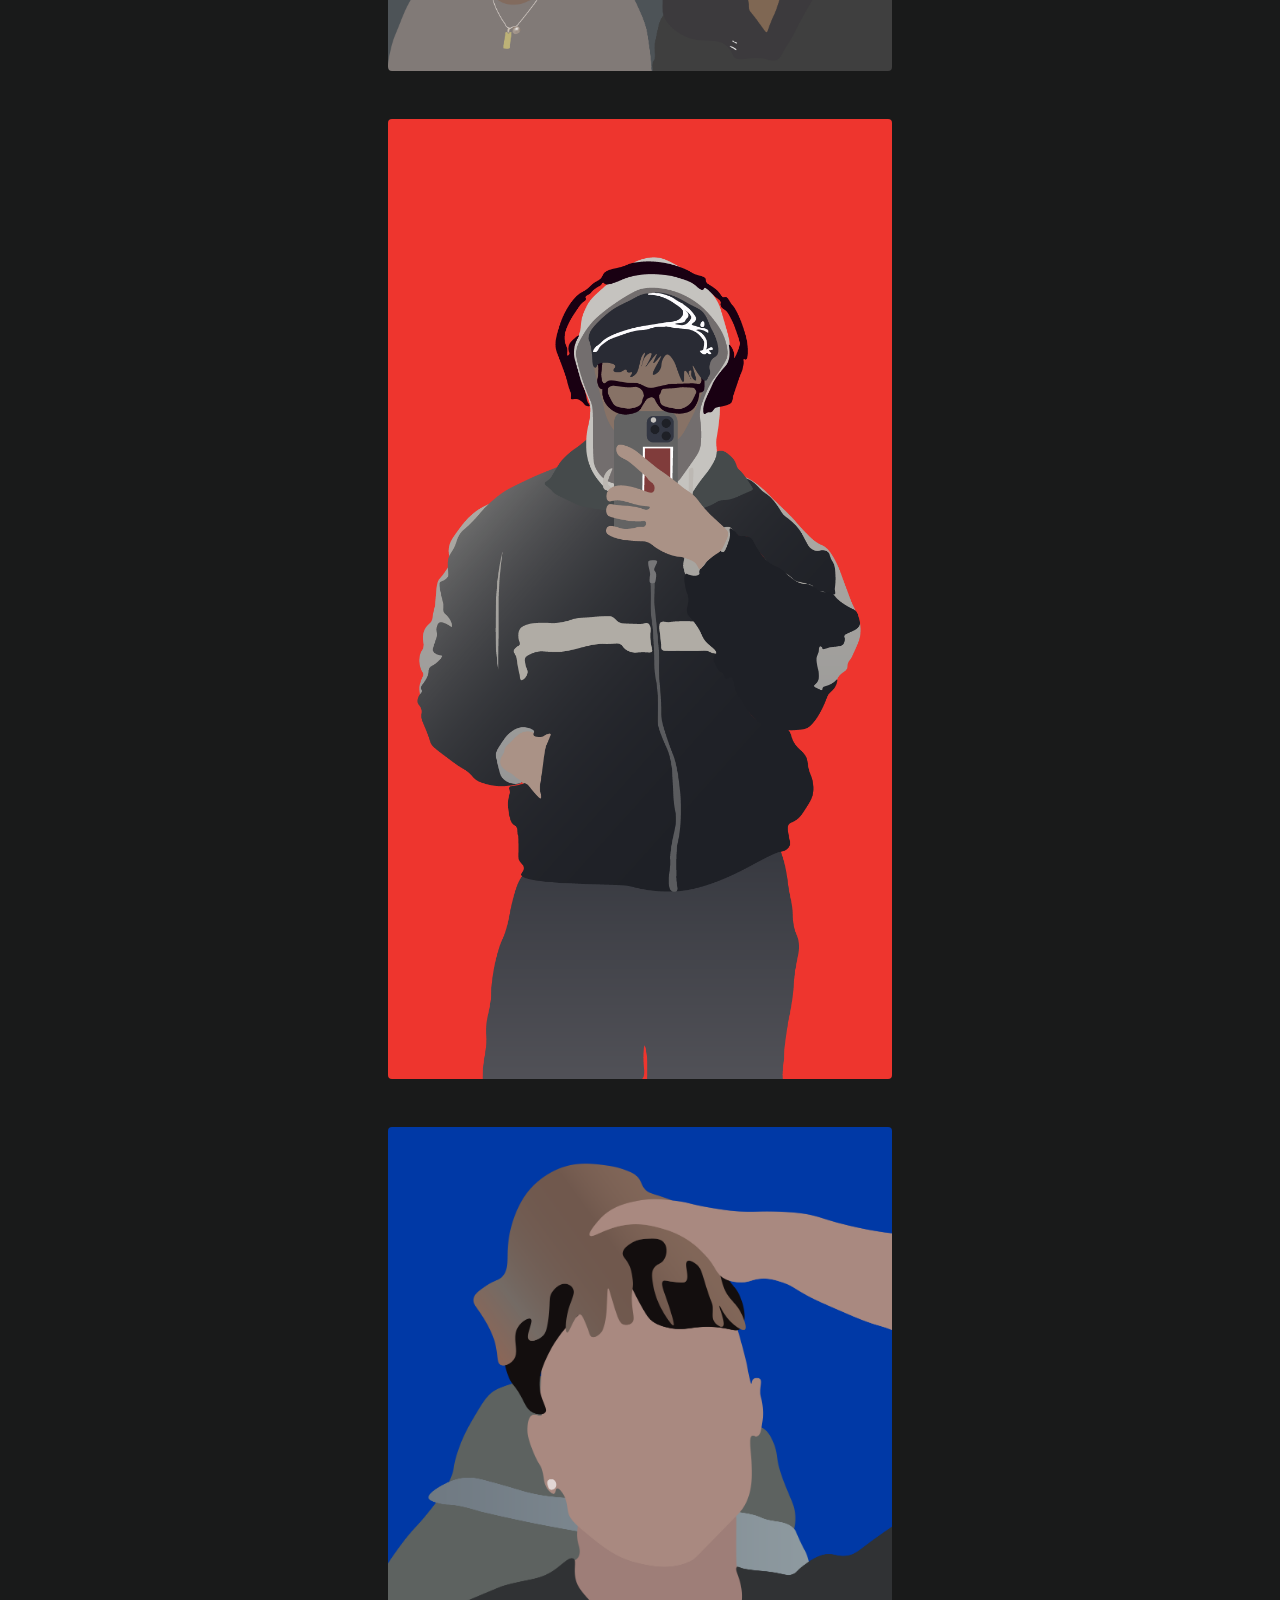
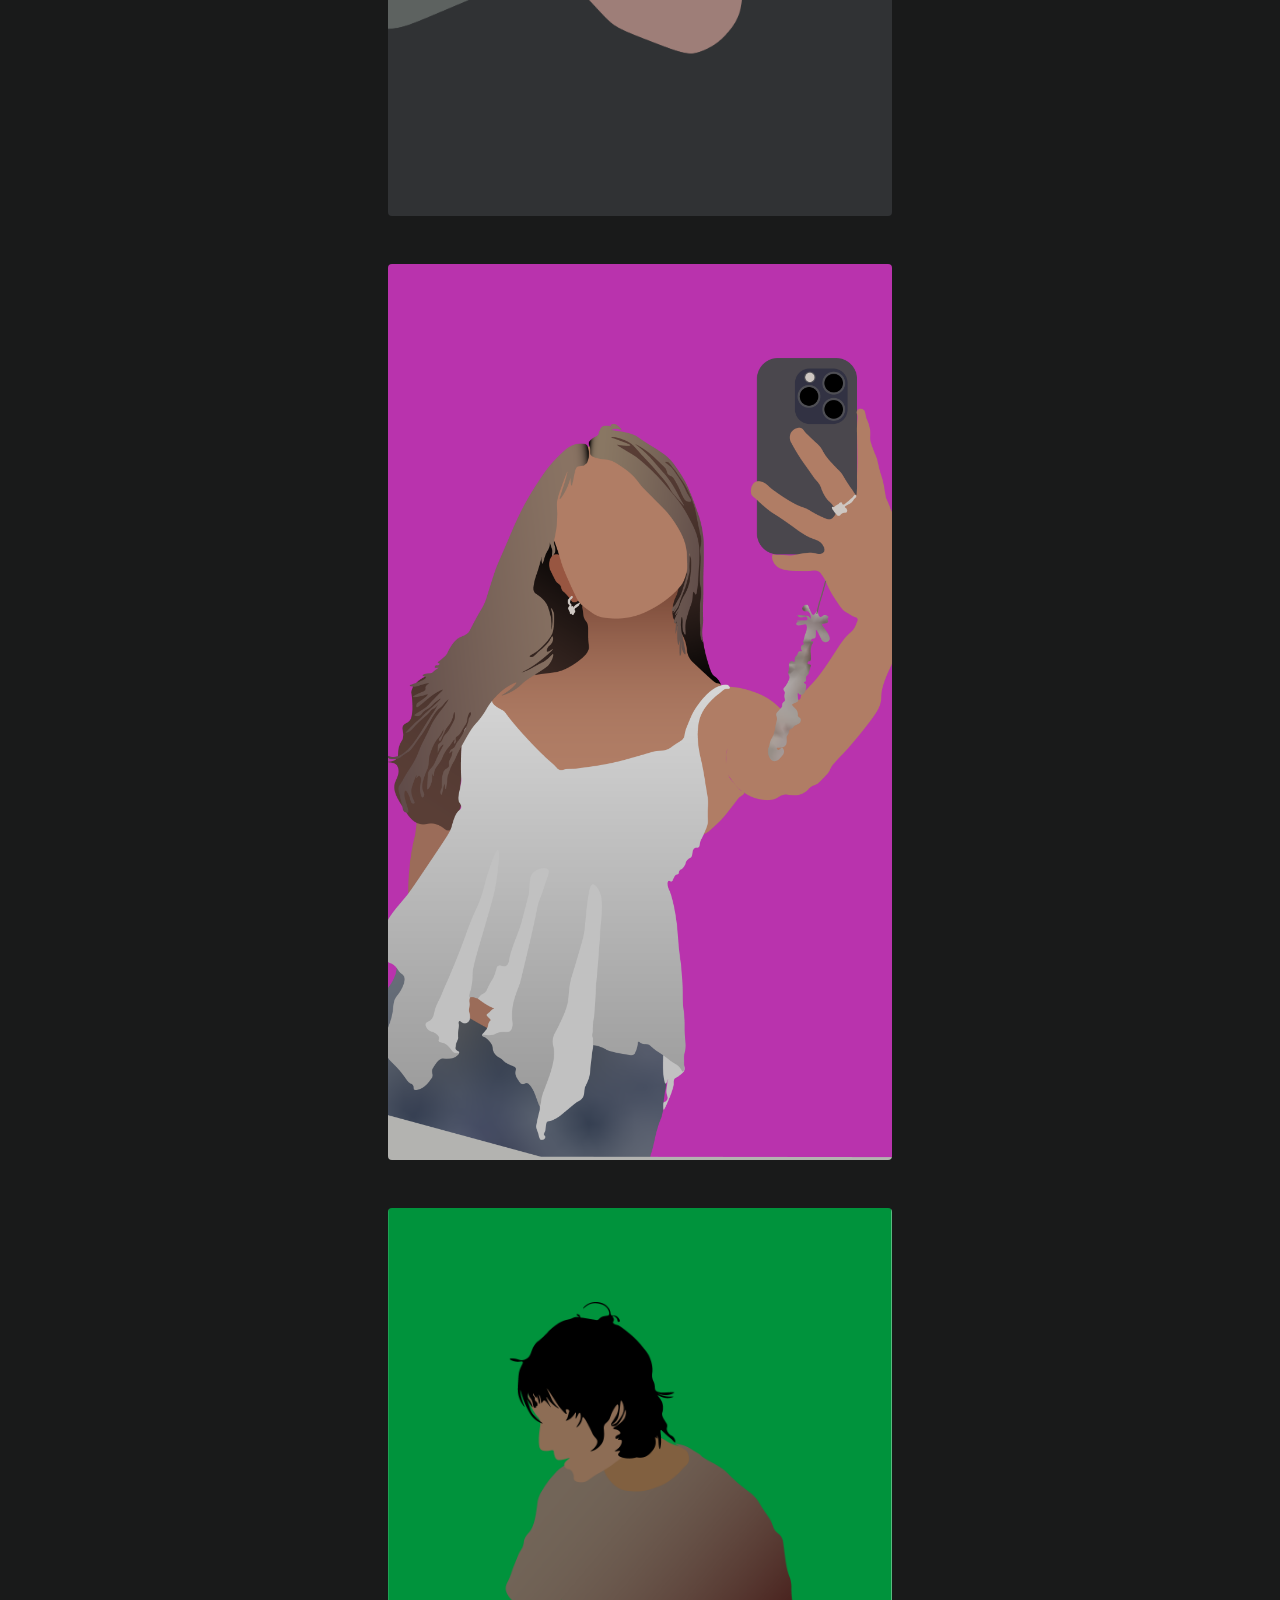
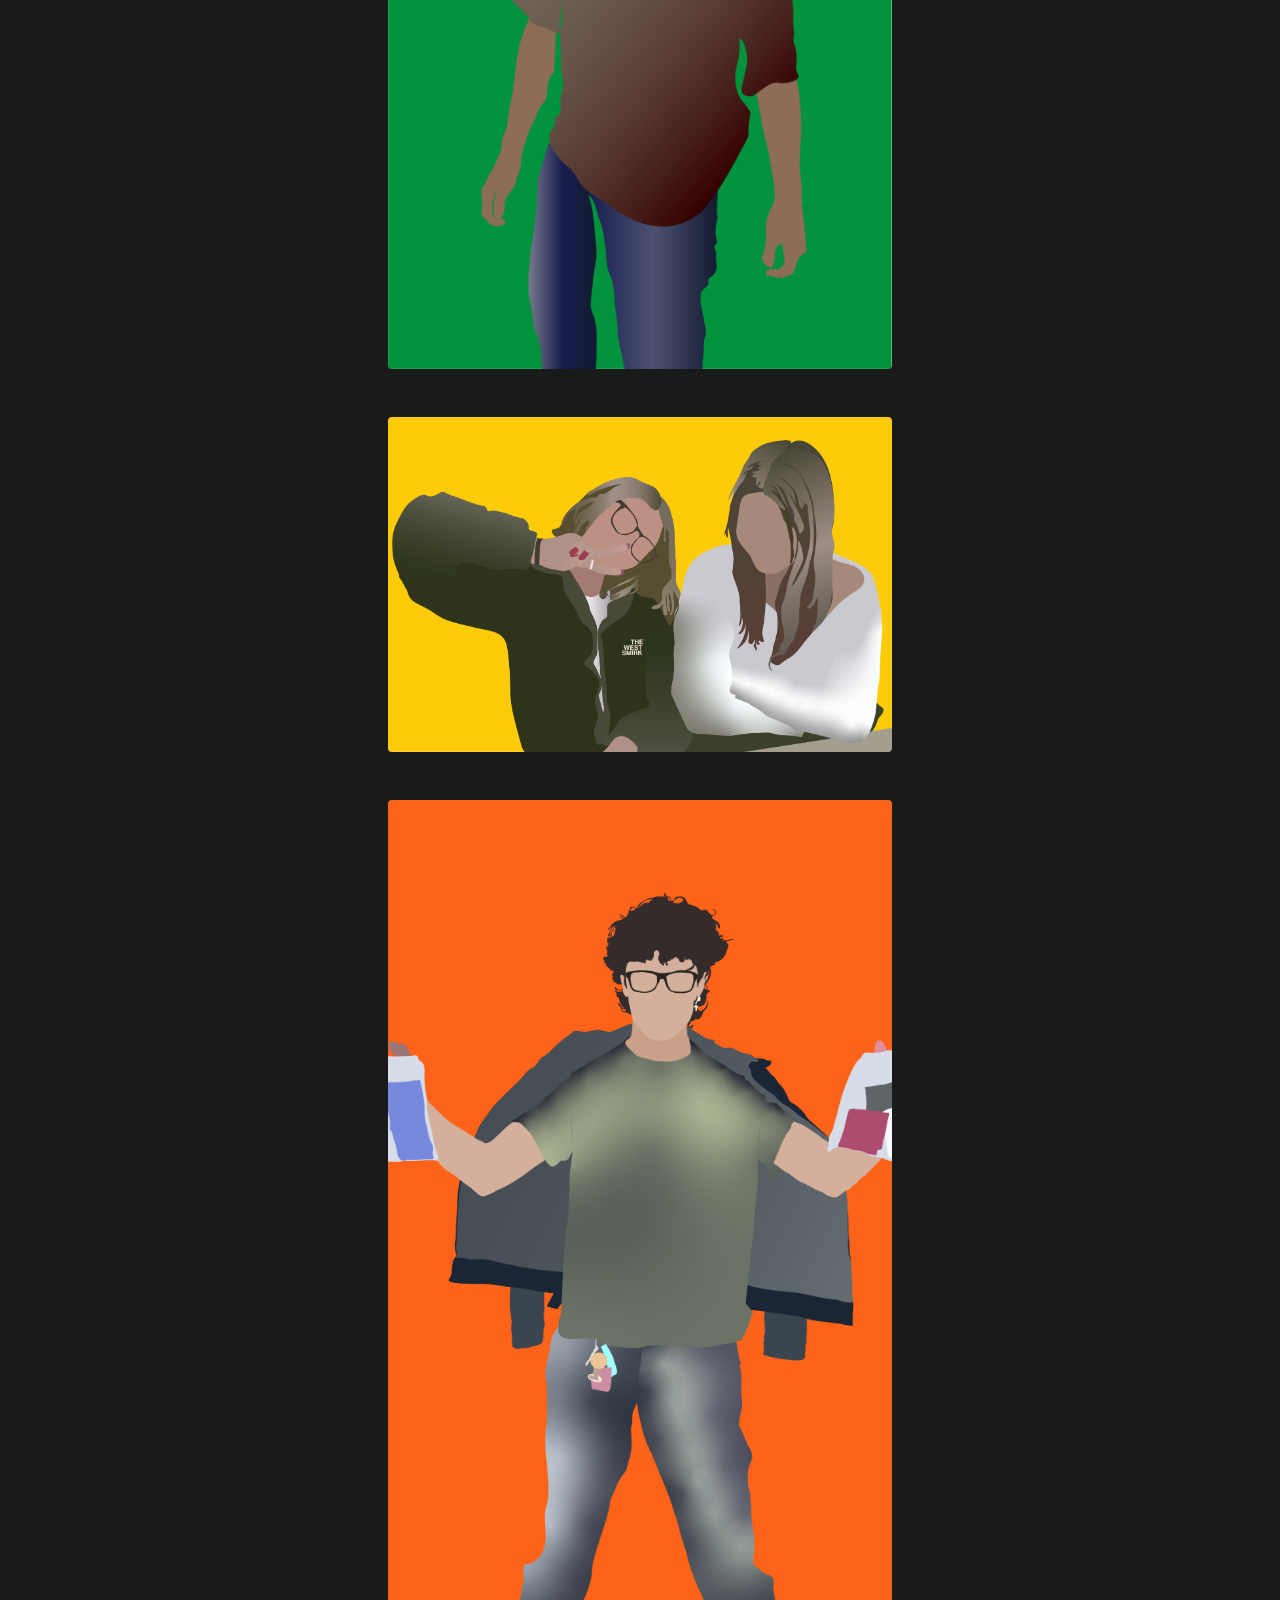
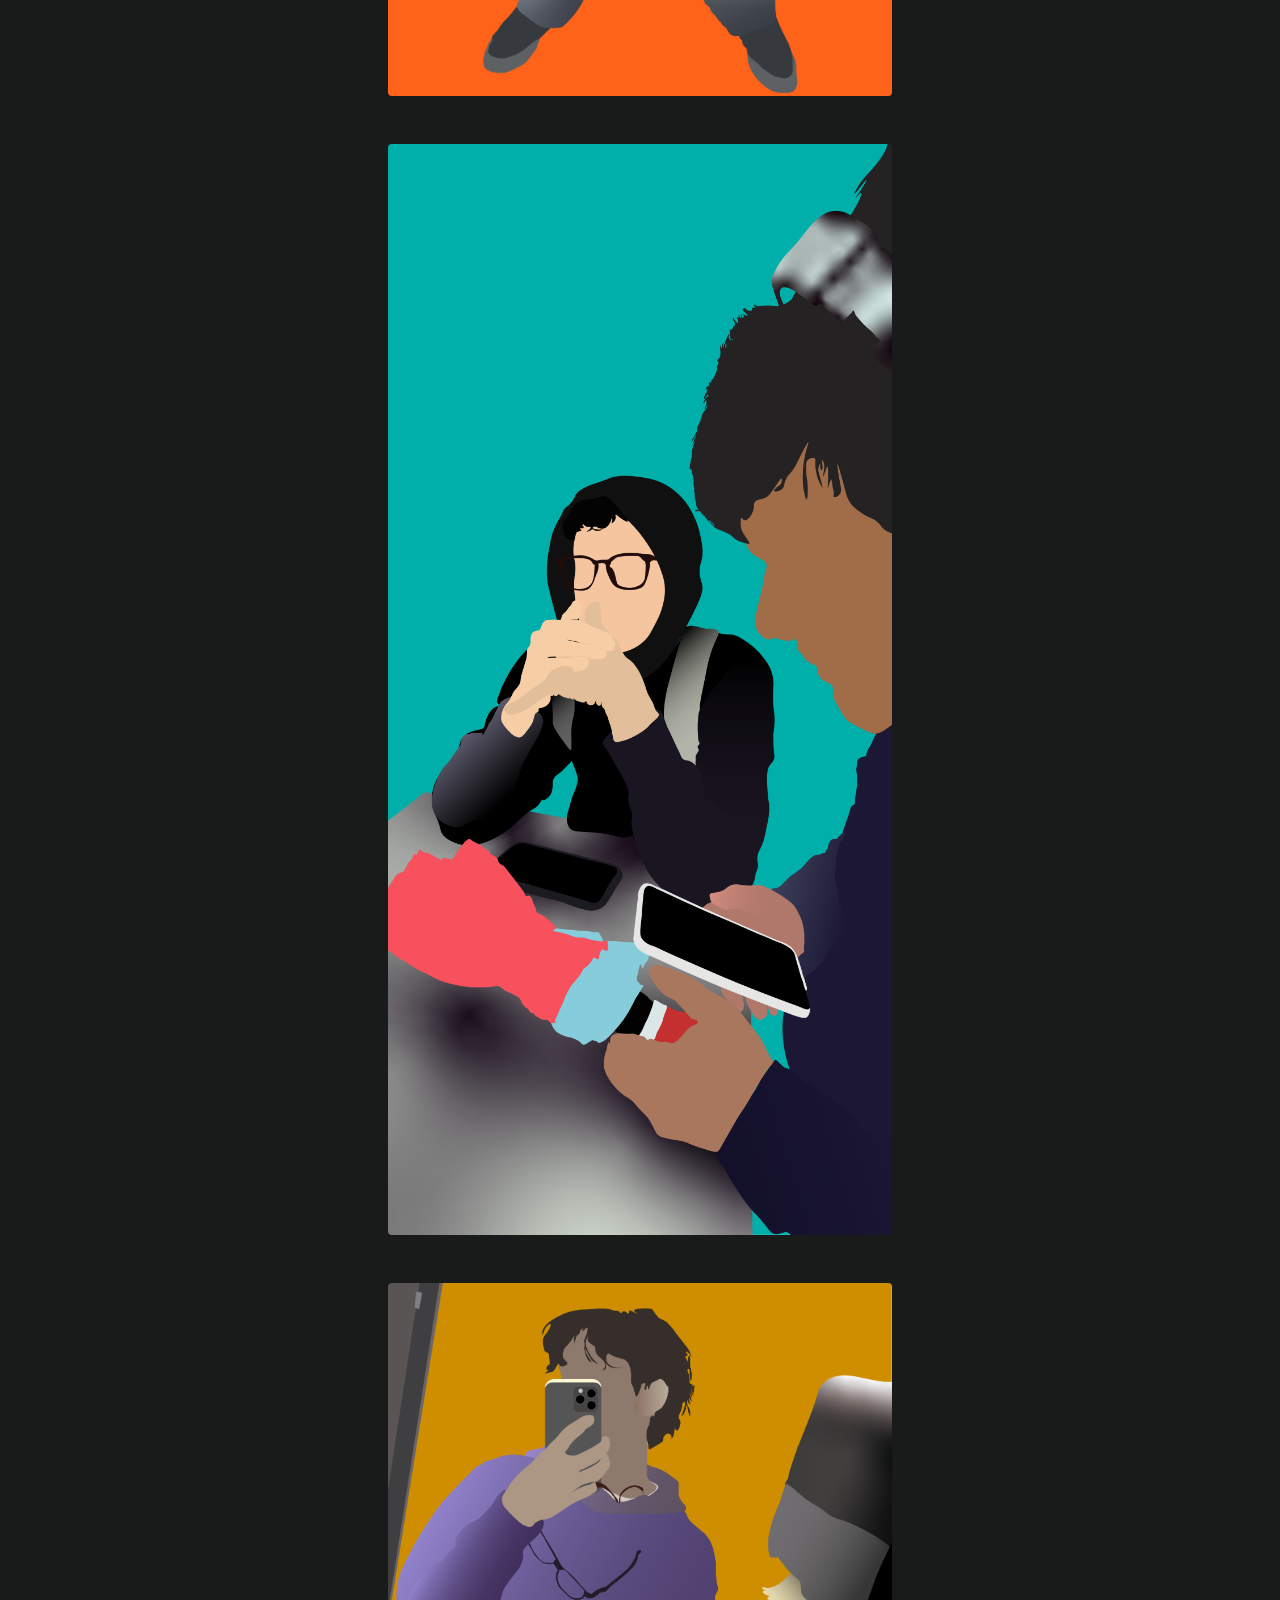
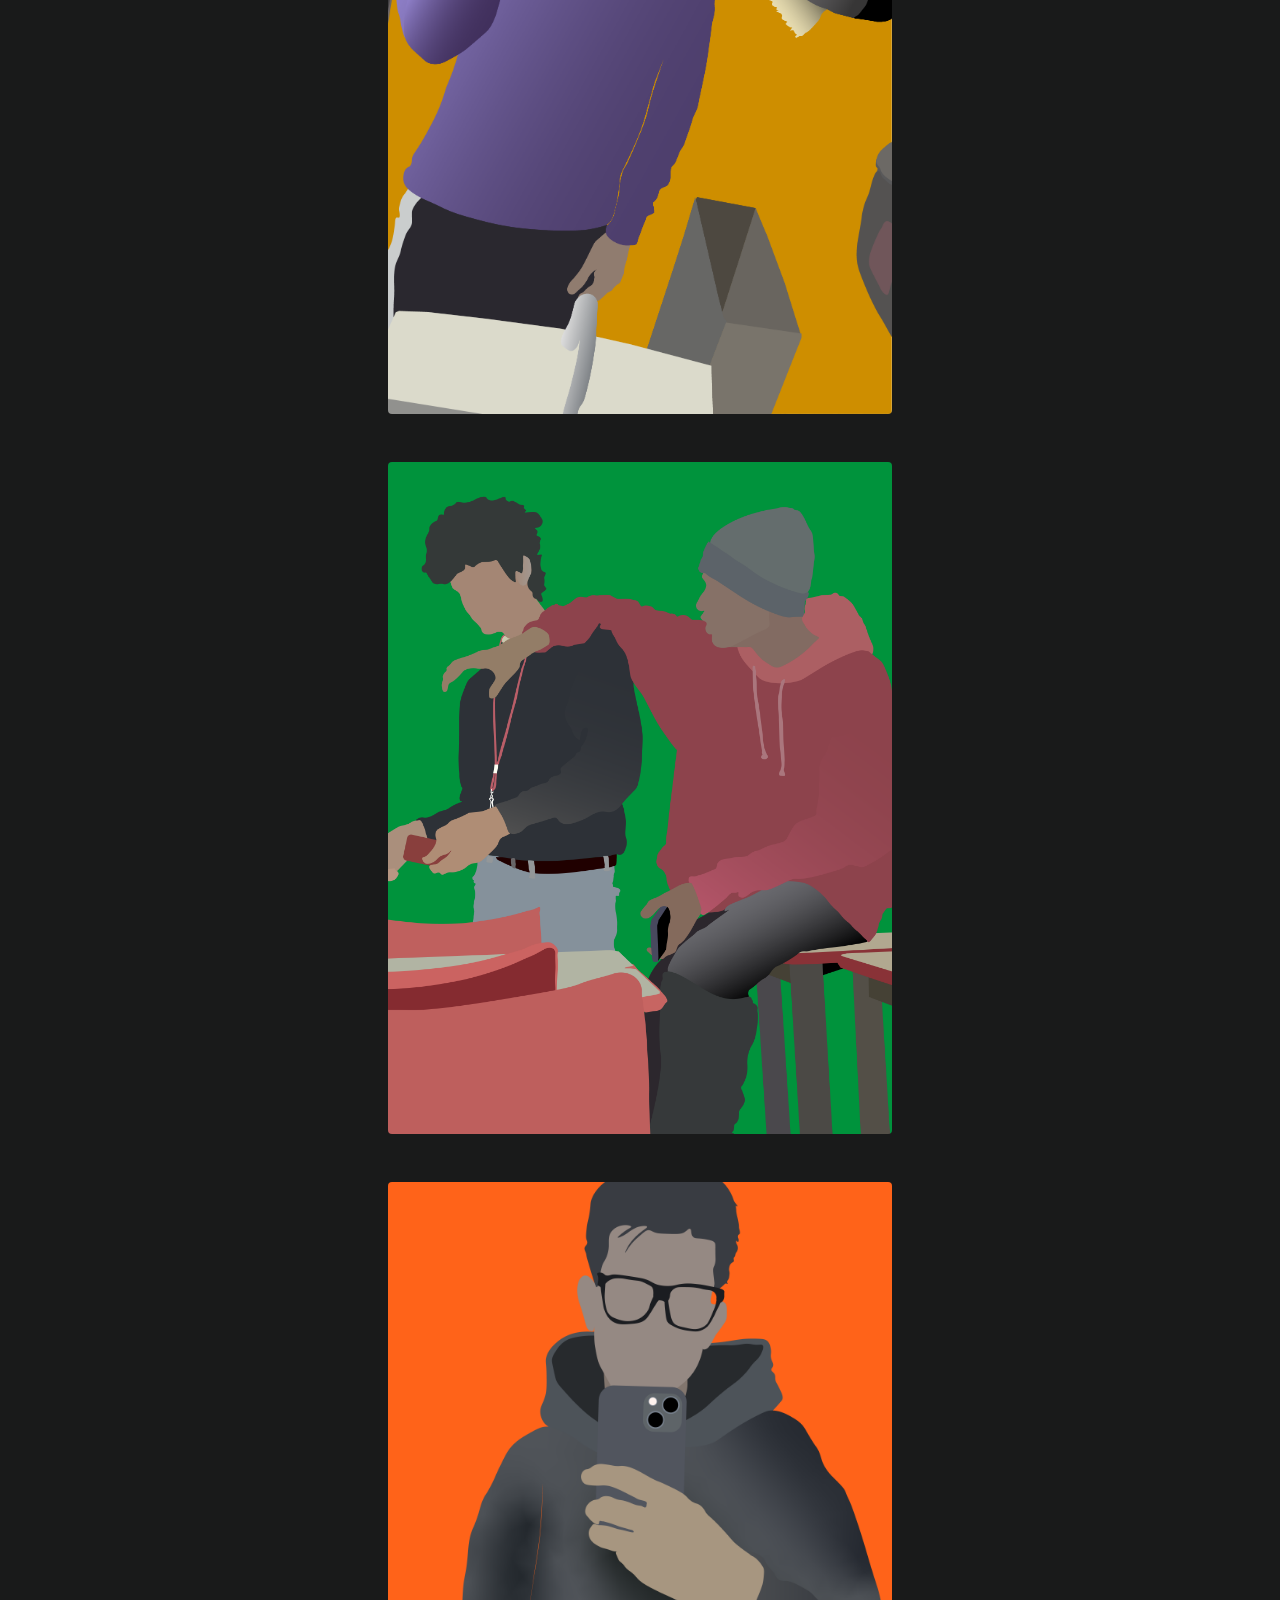
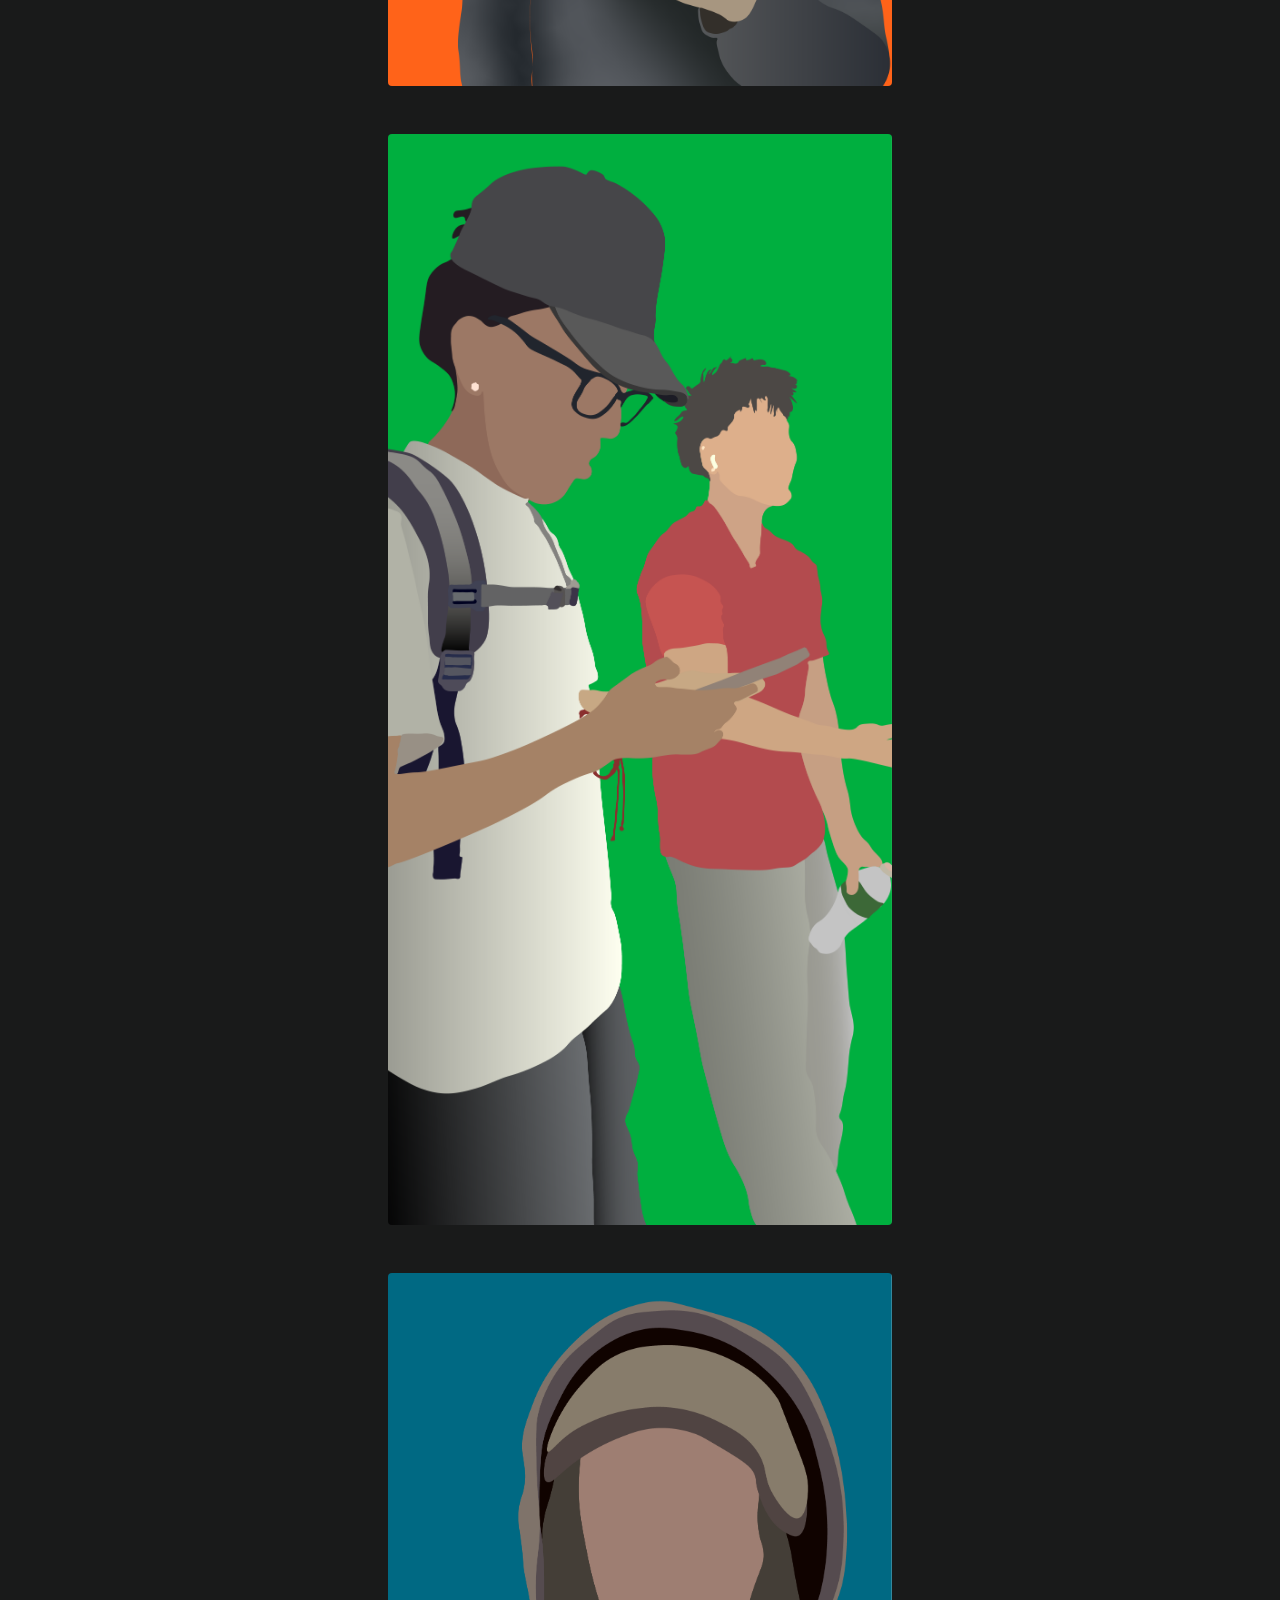
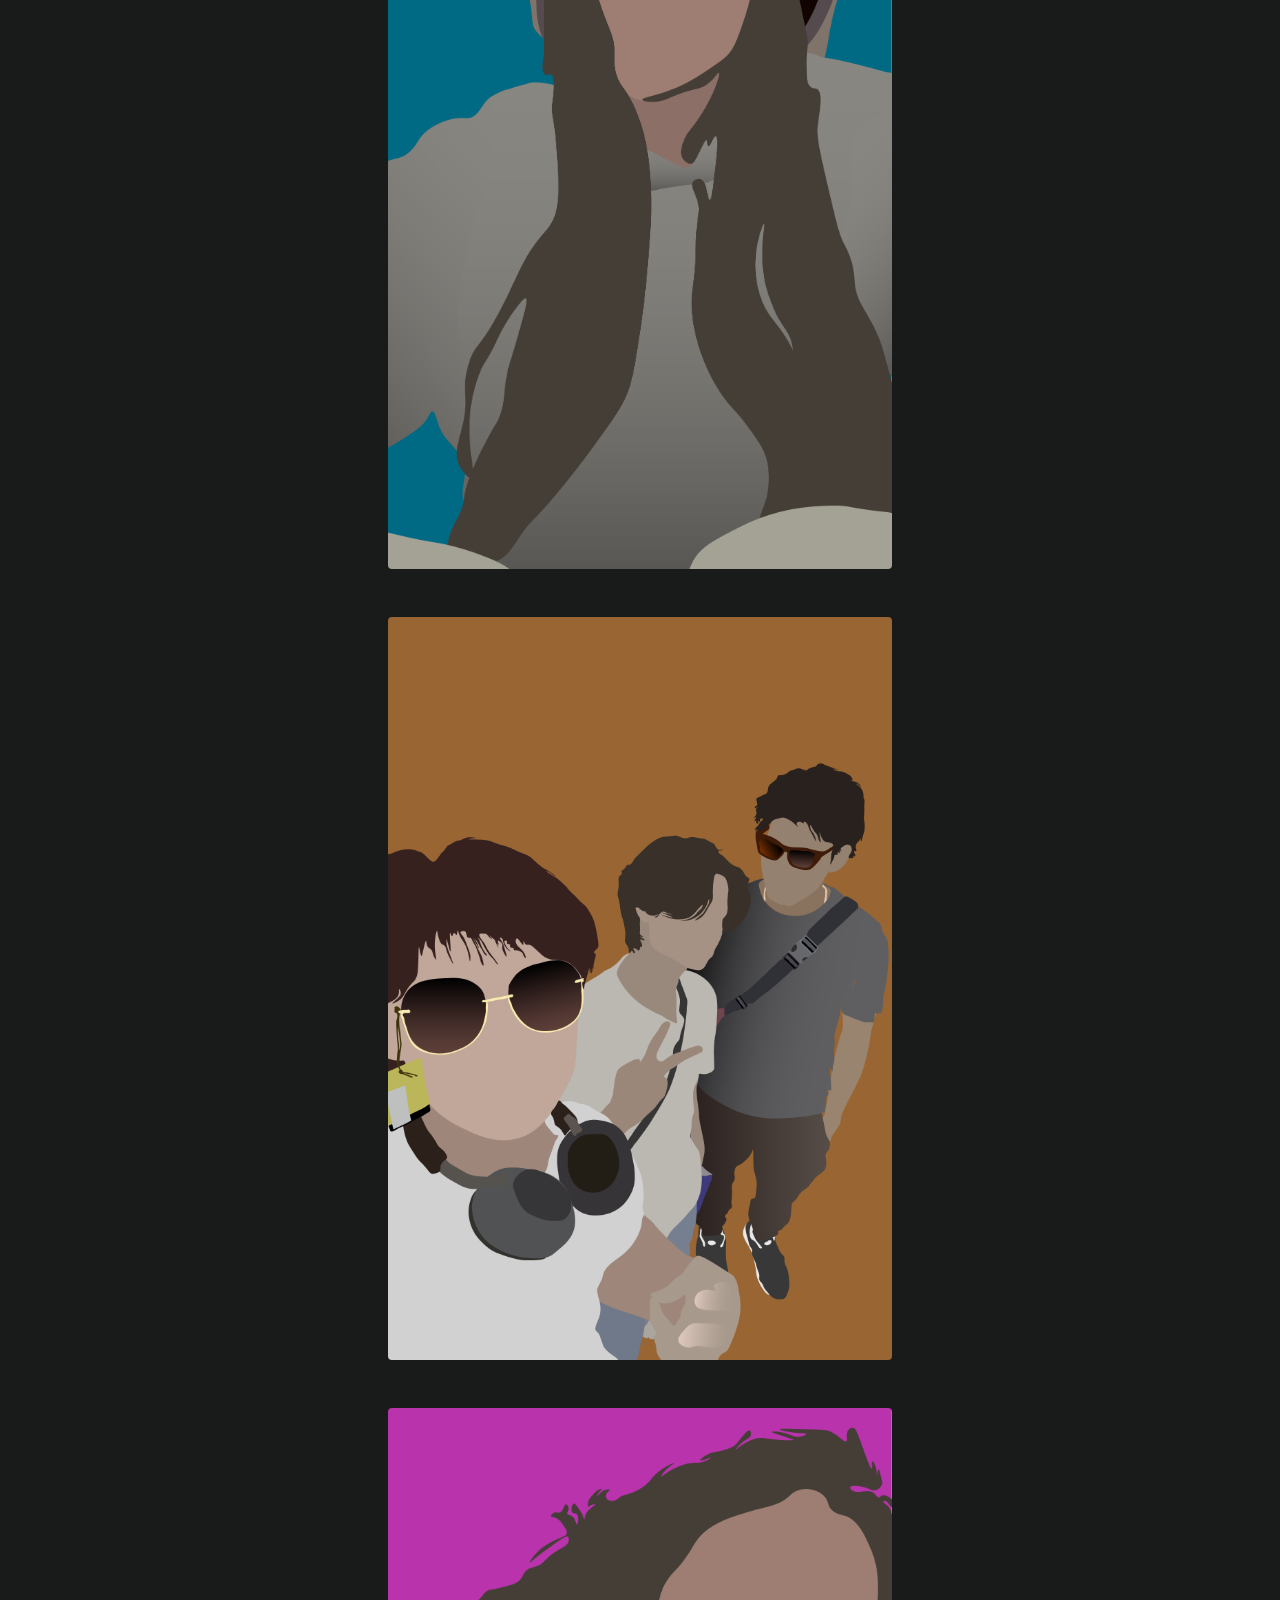
<file: pageITHSVector.html>
<!DOCTYPE HTML>
<!--
	Phantom by HTML5 UP
	html5up.net | @ajlkn
	Free for personal and commercial use under the CCA 3.0 license (html5up.net/license)
-->
<html lang=en>
	<head>
		<title>My arts and design - ITHS Vectors</title>
		<meta charset="utf-8" />
		<meta name="viewport" content="width=device-width, initial-scale=1, user-scalable=no" />
		<link rel="stylesheet" href="assets/css/main.css" />
		<noscript><link rel="stylesheet" href="assets/css/noscript.css" /></noscript>
	</head>
	<body class="is-preload">
		<!-- Wrapper -->
			<div id="wrapper">

				<!-- Header -->
					<header id="header">
						<div class="inner">

							<!-- Logo -->
								<a href="index.html" class="logo">
									<span class="symbol"><img src="images/prr17.svg" alt=""></span><strong>My arts and design</strong> <span class="symbol3">by Windows7IsPeak</span>
								</a>

							<!-- Nav -->
						<nav>
							<ul>
								<li><a href="index.html">Home</a></li>
								<li><a href="Socials.html">Socials</a></li>
							</ul>
						</nav>
						</div>
					</header>
					
				<!-- Main -->
					<div id="main">
						<div class="inner">
						    <h1>Vector Portraits of some classmates from High School</h1>
							<span class="image main"><img src="images/Mans1.png" style="width: 50%; height: auto" class="center"></span>
                        	<span class="image main"><img src="images/Mans2.png" style="width: 50%; height: auto" class="center"></span>
                        	<span class="image main"><img src="images/Mans3.png" style="width: 50%; height: auto" class="center"></span>
                        	<span class="image main"><img src="images/Mans4.png" style="width: 50%; height: auto" class="center"></span>
                        	<span class="image main"><img src="images/Mans5.png" style="width: 50%; height: auto" class="center"></span>
                        	<span class="image main"><img src="images/Mans6.png" style="width: 50%; height: auto" class="center"></span>
                        	<span class="image main"><img src="images/Mans7.png" style="width: 50%; height: auto" class="center"></span>
                        	<span class="image main"><img src="images/Mans8.png" style="width: 50%; height: auto" class="center"></span>
                        	<span class="image main"><img src="images/Mans9.png" style="width: 50%; height: auto" class="center"></span>
                        	<span class="image main"><img src="images/Mans10.png" style="width: 50%; height: auto" class="center"></span>
                        	<span class="image main"><img src="images/Mans11.png" style="width: 50%; height: auto" class="center"></span>
                        	<span class="image main"><img src="images/Mans12.png" style="width: 50%; height: auto" class="center"></span>
                        	<span class="image main"><img src="images/Mans13.png" style="width: 50%; height: auto" class="center"></span>
                        	<span class="image main"><img src="images/Mans14.png" style="width: 50%; height: auto" class="center"></span>
                        	<span class="image main"><img src="images/Mans15.png" style="width: 50%; height: auto" class="center"></span>
                        	<span class="image main"><img src="images/Mans16.png" style="width: 50%; height: auto" class="center"></span>
                        	<span class="image main"><img src="images/Mans17.png" style="width: 50%; height: auto" class="center"></span>
                        	<span class="image main"><img src="images/Mans18.png" style="width: 50%; height: auto" class="center"></span>
                        	<span class="image main"><img src="images/Mans19.png" style="width: 50%; height: auto" class="center"></span>
                        	<span class="image main"><img src="images/Mans20.png" style="width: 50%; height: auto" class="center"></span>
                        	<span class="image main"><img src="images/Mans21.png" style="width: 50%; height: auto" class="center"></span>
                        	<span class="image main"><img src="images/Mans22.png" style="width: 50%; height: auto" class="center"></span>
                        	<span class="image main"><img src="images/Mans23.png" style="width: 50%; height: auto" class="center"></span>
                        	<span class="image main"><img src="images/Mans24.png" style="width: 50%; height: auto" class="center"></span>
                        	<span class="image main"><img src="images/Mans25.png" style="width: 50%; height: auto" class="center"></span>
                        	<span class="image main"><img src="images/Mans26.png" style="width: 50%; height: auto" class="center"></span>
                        	<span class="image main"><img src="images/Mans27.png" style="width: 50%; height: auto" class="center"></span>
                        	<span class="image main"><img src="images/Mans28.png" style="width: 50%; height: auto" class="center"></span>
                        	<span class="image main"><img src="images/Mans29.png" style="width: 50%; height: auto" class="center"></span>
                        	<span class="image main"><img src="images/Mans30.png" style="width: 50%; height: auto" class="center"></span>
                        	<!--<span class="image main"><img src="images/Mans31.png" style="width: 50%; height: auto" class="center"></span>
                        	<span class="image main"><img src="images/Mans32.png" style="width: 50%; height: auto" class="center"></span>-->
                        	<span class="image main"><img src="images/Mans33.png" style="width: 50%; height: auto" class="center"></span>
                        	<span class="image main"><img src="images/Mans34.png" style="width: 50%; height: auto" class="center"></span>
                        	<span class="image main"><img src="images/Mans35.png" style="width: 50%; height: auto" class="center"></span>
                        	<!--<span class="image main"><img src="images/Mans36.png" style="width: 50%; height: auto" class="center"></span>
                        	<span class="image main"><img src="images/Mans37.png" style="width: 50%; height: auto" class="center"></span>
                        	<span class="image main"><img src="images/Mans38.png" style="width: 50%; height: auto" class="center"></span>
                        	<span class="image main"><img src="images/Mans39.png" style="width: 50%; height: auto" class="center"></span>
                        	<span class="image main"><img src="images/Mans40.png" style="width: 50%; height: auto" class="center"></span>-->
						    <p></p>
						    
						    <h1 class="center">More coming soon lads</h1>
						</div>
					</div>

				<!-- Footer -->
					<footer id="footer">
						<div class="inner">
							<ul class="copyright">
								<li>&copy; Windows7IsPeak. All rights reserved</li><li>Design: <a href="http://html5up.net">HTML5 UP &amp; Windows7IsPeak</a></li>
							</ul>
						</div>
					</footer>

			</div>

		<!-- Scripts -->
			<script src="assets/js/jquery.min.js"></script>
			<script src="assets/js/browser.min.js"></script>
			<script src="assets/js/breakpoints.min.js"></script>
			<script src="assets/js/util.js"></script>
			<script src="assets/js/main.js"></script>

	</body>
</html>
</file>
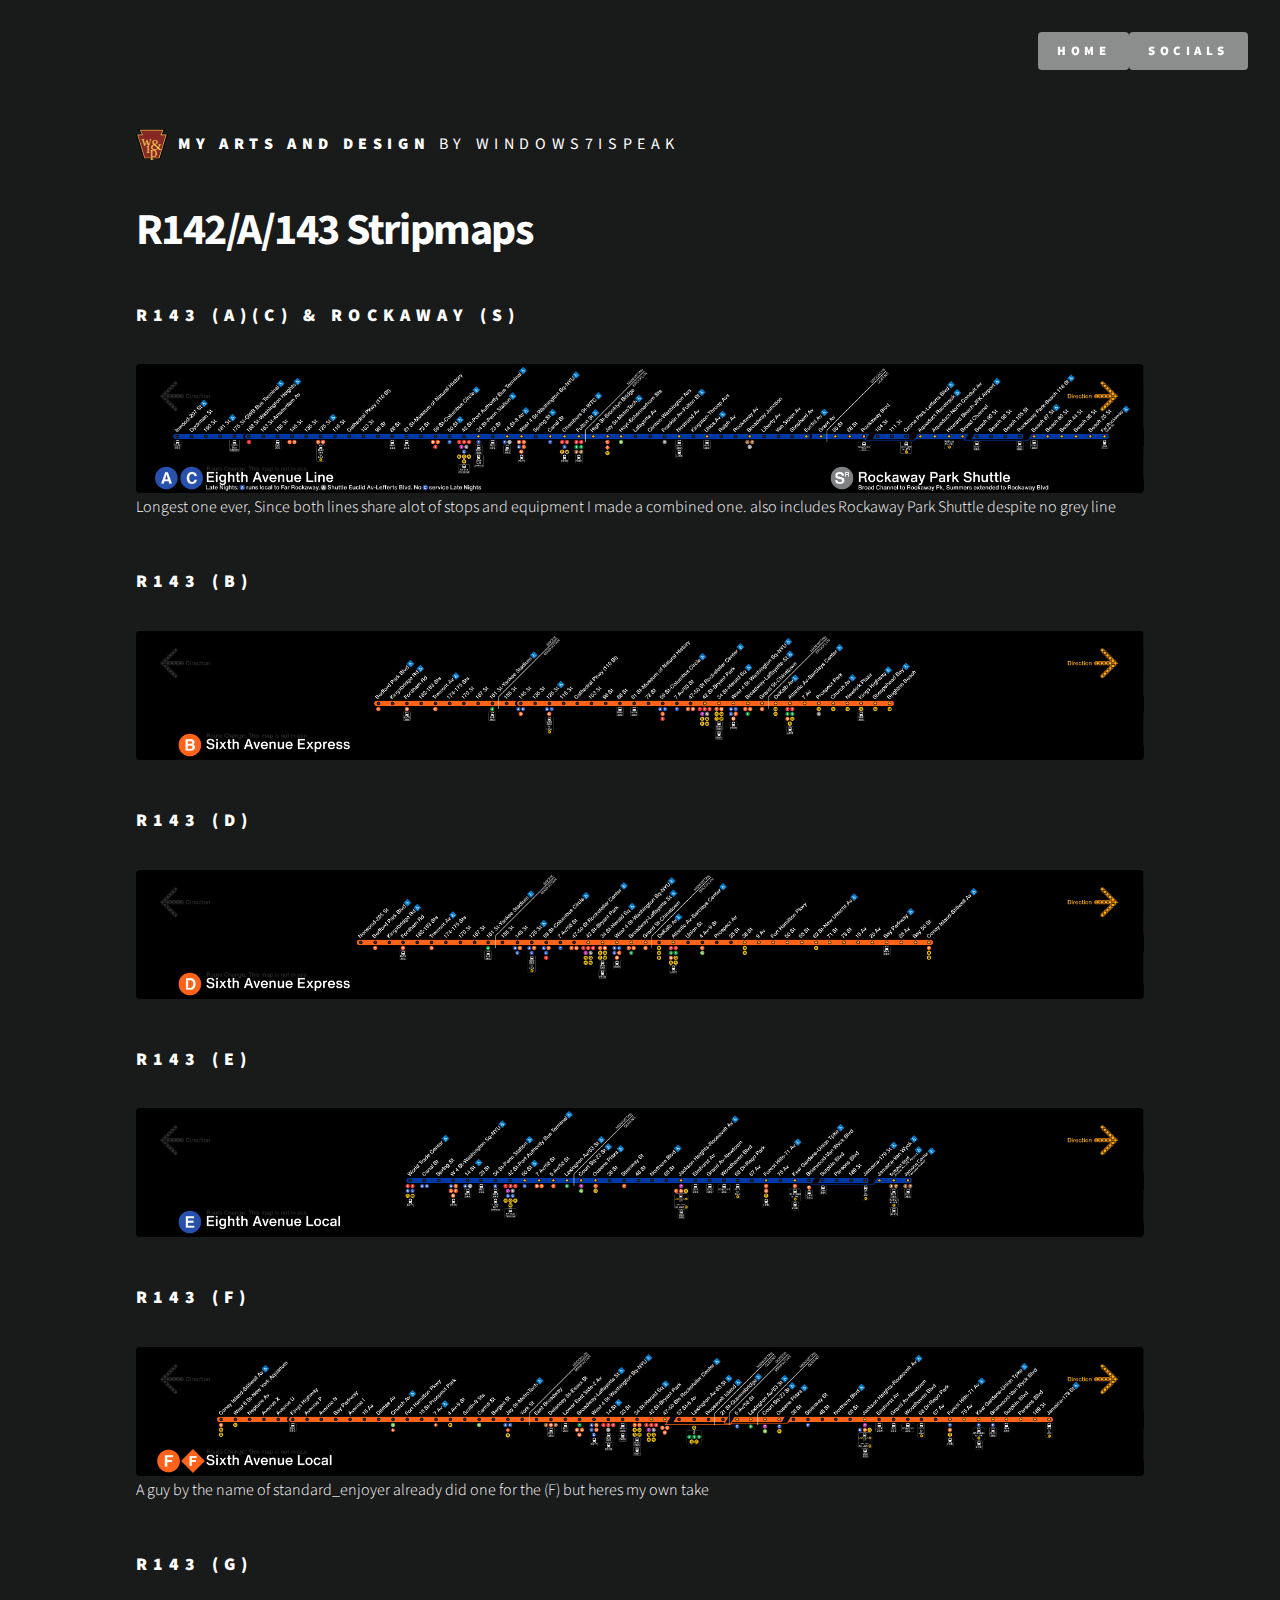
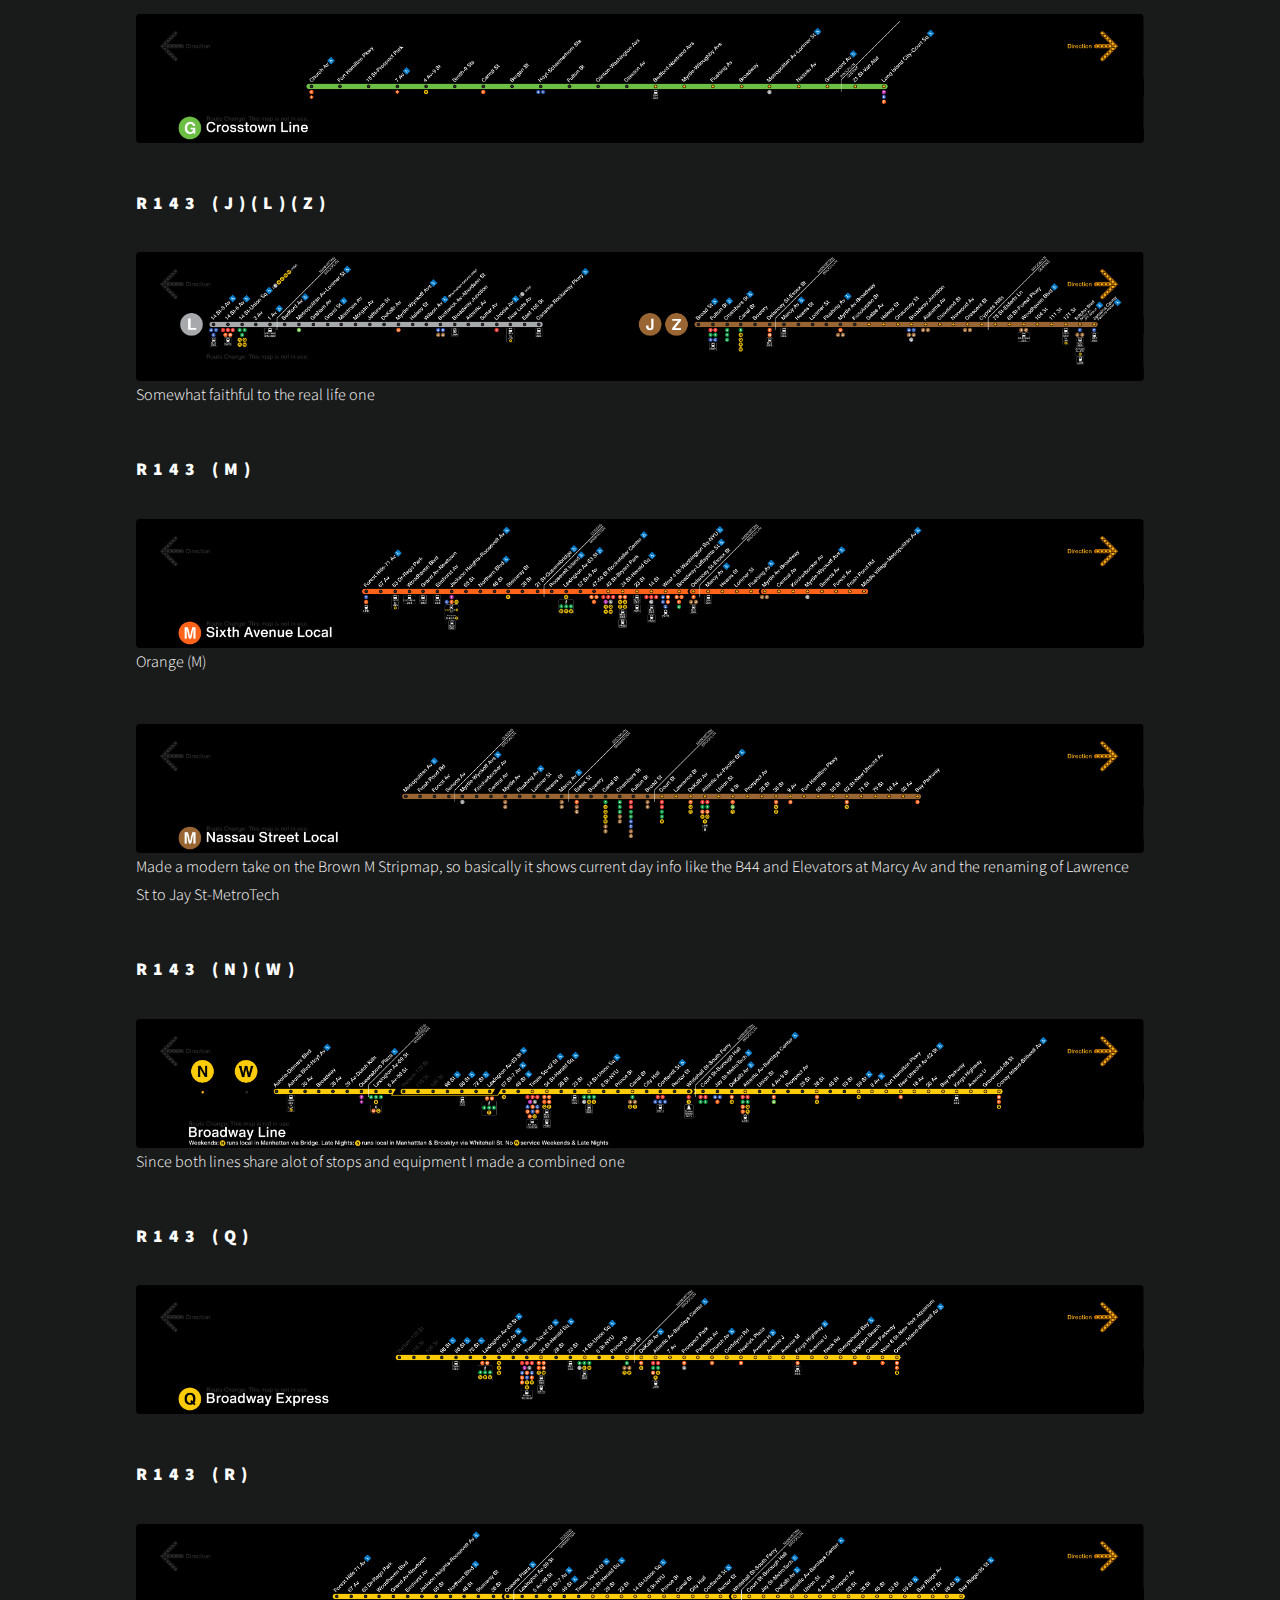
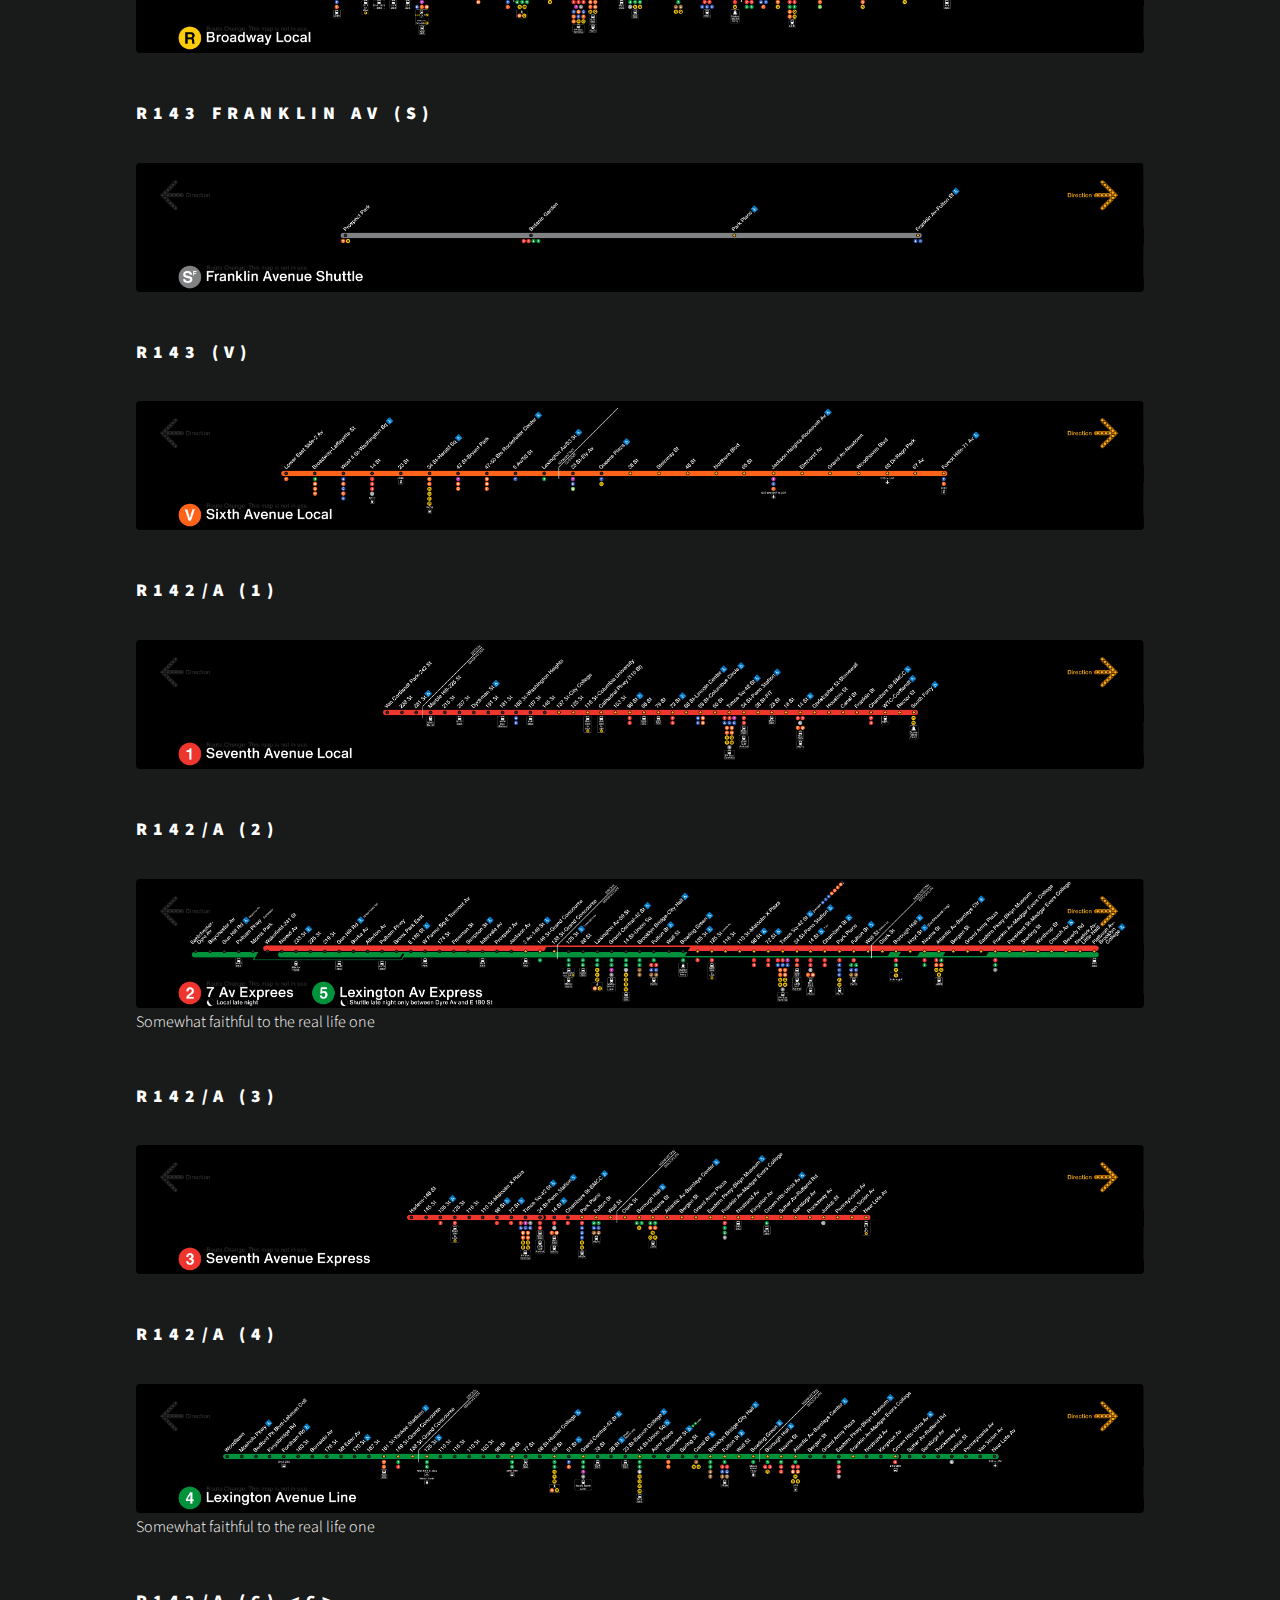
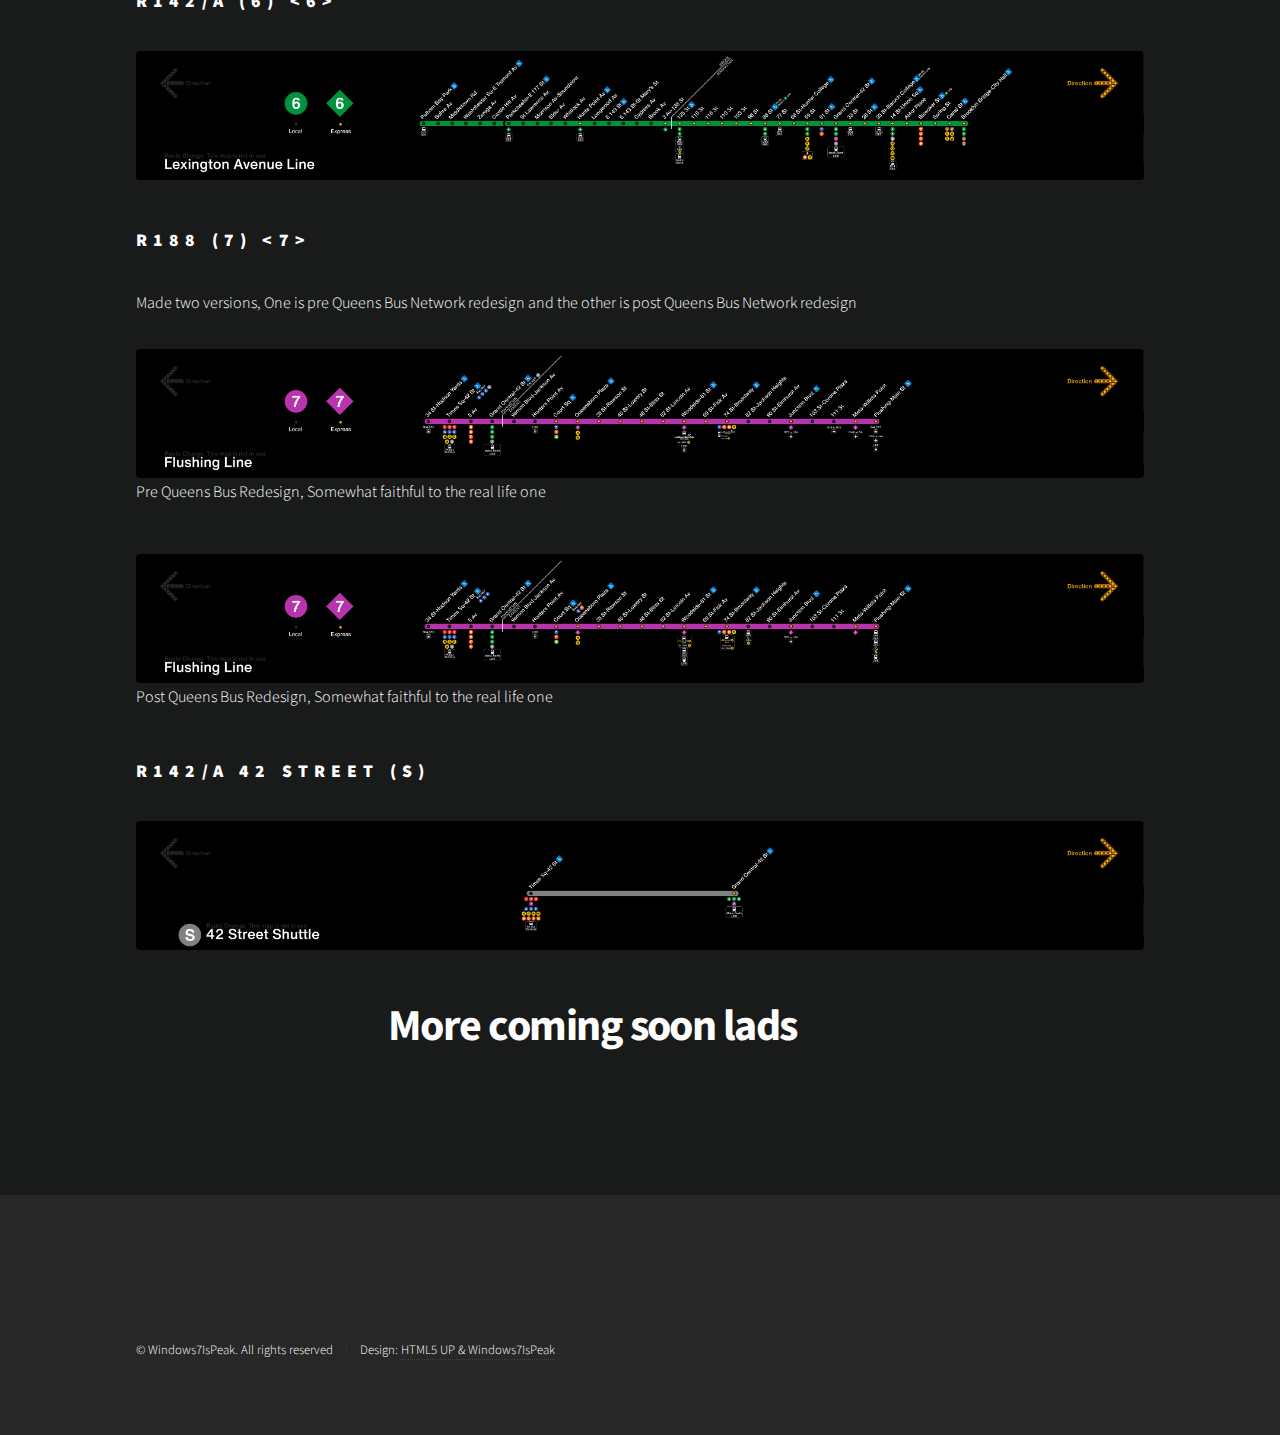
<file: pageStripmaps.html>
<!DOCTYPE HTML>
<!--
	Phantom by HTML5 UP
	html5up.net | @ajlkn
	Free for personal and commercial use under the CCA 3.0 license (html5up.net/license)
-->
<html lang=en>
	<head>
		<title>My arts and design - Game Covers</title>
		<meta charset="utf-8" />
		<meta name="viewport" content="width=device-width, initial-scale=1, user-scalable=no" />
		<link rel="stylesheet" href="assets/css/main.css" />
		<noscript><link rel="stylesheet" href="assets/css/noscript.css" /></noscript>
	</head>
	<body class="is-preload">
		<!-- Wrapper -->
			<div id="wrapper">

				<!-- Header -->
					<header id="header">
						<div class="inner">

							<!-- Logo -->
								<a href="index.html" class="logo">
									<span class="symbol"><img src="images/prr17.svg" alt=""></span><strong>My arts and design</strong> <span class="symbol3">by Windows7IsPeak</span>
								</a>

							<!-- Nav -->
						<nav>
							<ul>
								<li><a href="index.html">Home</a></li>
								<li><a href="Socials.html">Socials</a></li>
							</ul>
						</nav>
						</div>
					</header>
					
				<!-- Main -->
					<div id="main">
						<div class="inner">
							<h1>R142/A/143 Stripmaps</h1>
							
							<h2>R143 (A)(C) &amp; Rockaway (S)</h2>
							<span class="image main"><img src="images/AC_2025.png" alt="" />Longest one ever, Since both lines share alot of stops and equipment I made a combined one. also includes Rockaway Park Shuttle despite no grey line</span>
						    
							<h2>R143 (B)</h2>
							<span class="image main"><img src="images/B_2025.png" alt="" /></span>
						    
							<h2>R143 (D)</h2>
							<span class="image main"><img src="images/D_2025.png" alt="" /></span>
						    
							<h2>R143 (E)</h2>
							<span class="image main"><img src="images/E_2025.png" alt="" /></span>
							
							<h2>R143 (F)</h2>
							<span class="image main"><img src="images/F_2025.png" alt="" />A guy by the name of standard_enjoyer already did one for the (F) but heres my own take</span>
						    
						    <h2>R143 (G)</h2>
							<span class="image main"><img src="images/G_2025.png" alt="" /></span>
						    
						    <h2>R143 (J)(L)(Z)</h2>
							<span class="image main"><img src="images/JLZ_2025.png" alt="" />Somewhat faithful to the real life one</span>
						    
						    <h2>R143 (M)</h2>
							<span class="image main"><img src="images/M_2025.png" alt="" />Orange (M)</span>
							<span class="image main"><img src="images/M_2009.png" alt="" />Made a modern take on the Brown M Stripmap, so basically it shows current day info like the B44 and Elevators at Marcy Av and the renaming of Lawrence St to Jay St-MetroTech</span>
						    
						    <h2>R143 (N)(W)</h2>
							<span class="image main"><img src="images/NW_2025.png" alt="" />Since both lines share alot of stops and equipment I made a combined one</span>
						    
						    <h2>R143 (Q)</h2>
							<span class="image main"><img src="images/Q_2025.png" alt="" /></span>
						    
						    <h2>R143 (R)</h2>
							<span class="image main"><img src="images/R_2025.png" alt="" /></span>
						    
						    <h2>R143 Franklin Av (S)</h2>
							<span class="image main"><img src="images/SF_2025.png" alt="" /></span>
							
							<h2>R143 (V)</h2>
							<span class="image main"><img src="images/V_2009.png" alt="" /></span>
							
							<h2>R142/A (1)</h2>
							<span class="image main"><img src="images/1_2025.png" alt="" /></span>
							
							<h2>R142/A (2)</h2>
							<span class="image main"><img src="images/25_2025.png" alt="" />Somewhat faithful to the real life one</span>
							
							<h2>R142/A (3)</h2>
							<span class="image main"><img src="images/3_2025.png" alt="" /></span>
							
							<h2>R142/A (4)</h2>
							<span class="image main"><img src="images/4_2025.png" alt="" />Somewhat faithful to the real life one</span>
							
							<h2>R142/A (6) &lt;6&gt;</h2>
							<span class="image main"><img src="images/6_2025.png" alt="" /></span>
							
							<h2>R188 (7) &lt;7&gt;</h2>
						    <p>Made two versions, One is pre Queens Bus Network redesign and the other is post Queens Bus Network redesign</p>
							<span class="image main"><img src="images/7_2024.png" alt="" />Pre Queens Bus Redesign, Somewhat faithful to the real life one</span>
							<span class="image main"><img src="images/7_2025.png" alt="" />Post Queens Bus Redesign, Somewhat faithful to the real life one</span>
							
							<h2>R142/A 42 Street (S)</h2>
							<span class="image main"><img src="images/S42_2025.png" alt="" /></span>
							
							<h1 class="center">More coming soon lads</h1>
						</div>
					</div>

				<!-- Footer -->
					<footer id="footer">
						<div class="inner">
							<ul class="copyright">
								<li>&copy; Windows7IsPeak. All rights reserved</li><li>Design: <a href="http://html5up.net">HTML5 UP &amp; Windows7IsPeak</a></li>
							</ul>
						</div>
					</footer>

			</div>

		<!-- Scripts -->
			<script src="assets/js/jquery.min.js"></script>
			<script src="assets/js/browser.min.js"></script>
			<script src="assets/js/breakpoints.min.js"></script>
			<script src="assets/js/util.js"></script>
			<script src="assets/js/main.js"></script>

	</body>
</html>
</file>
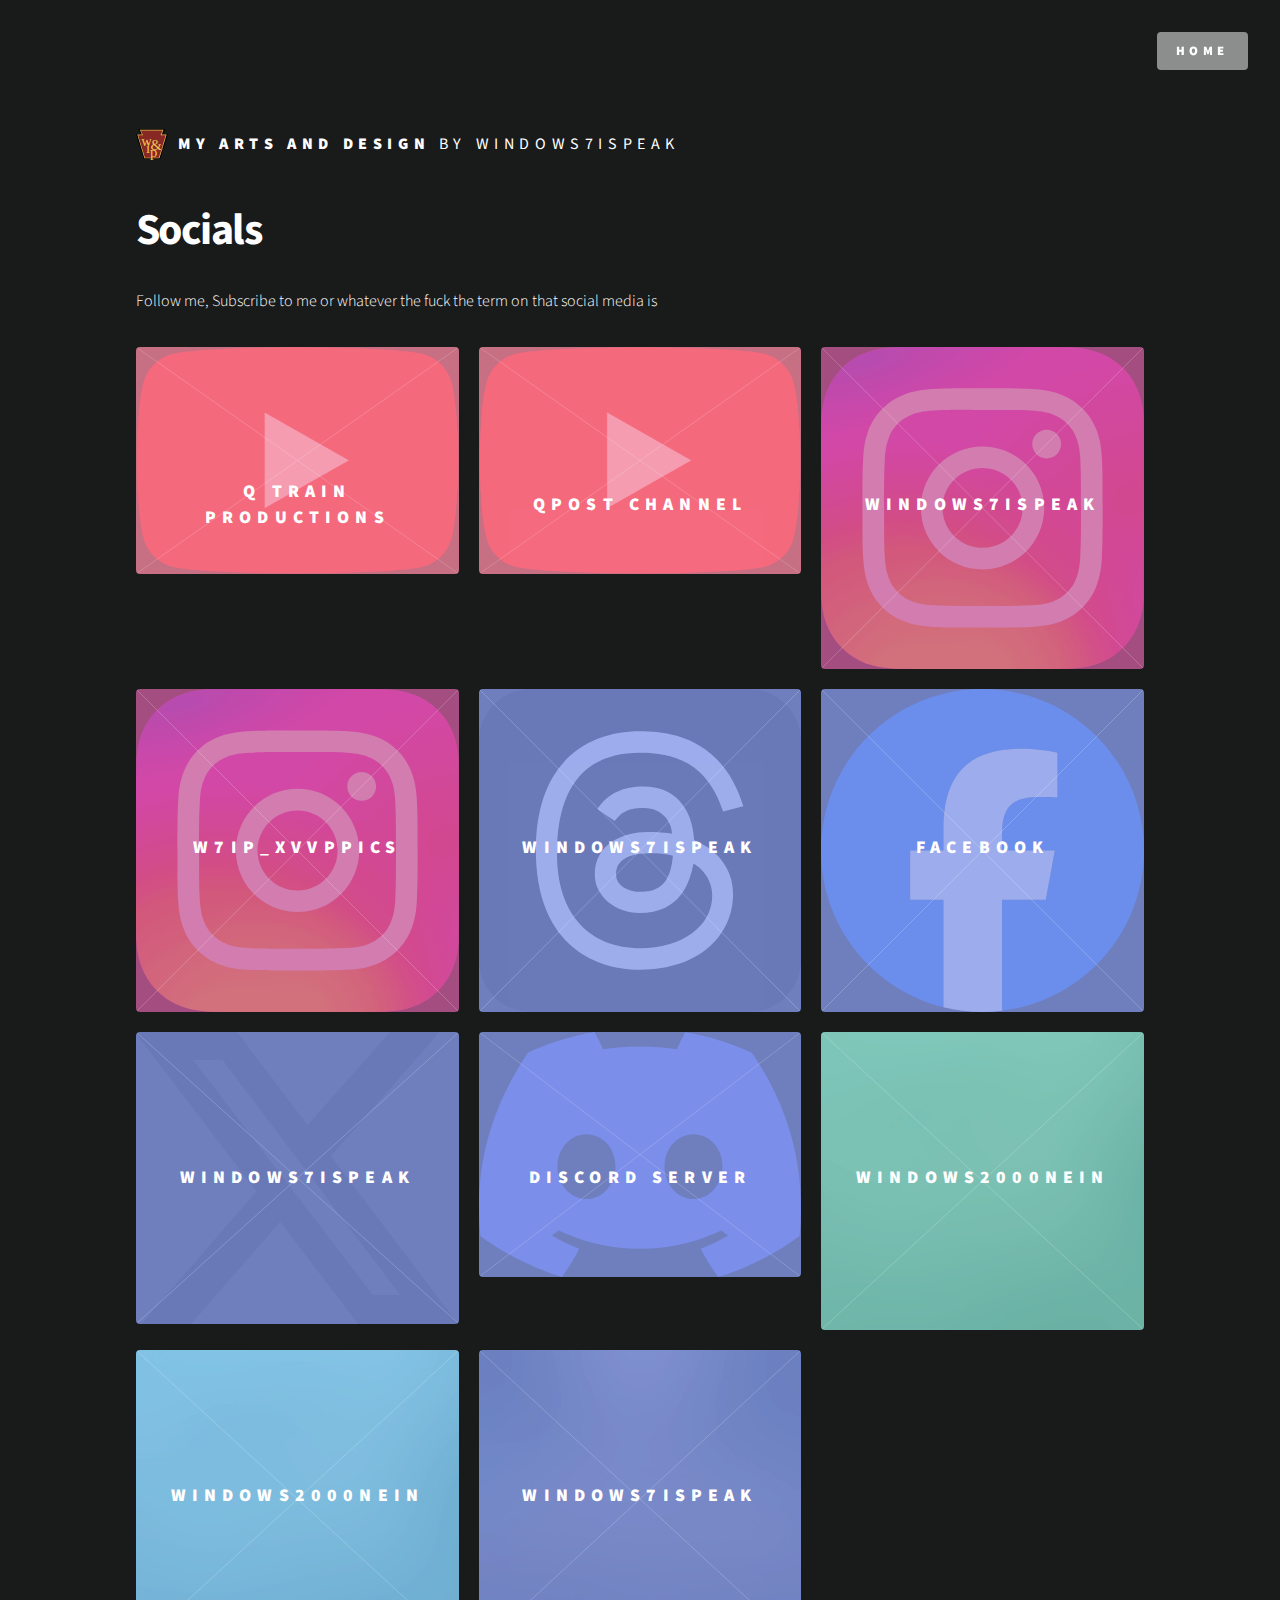
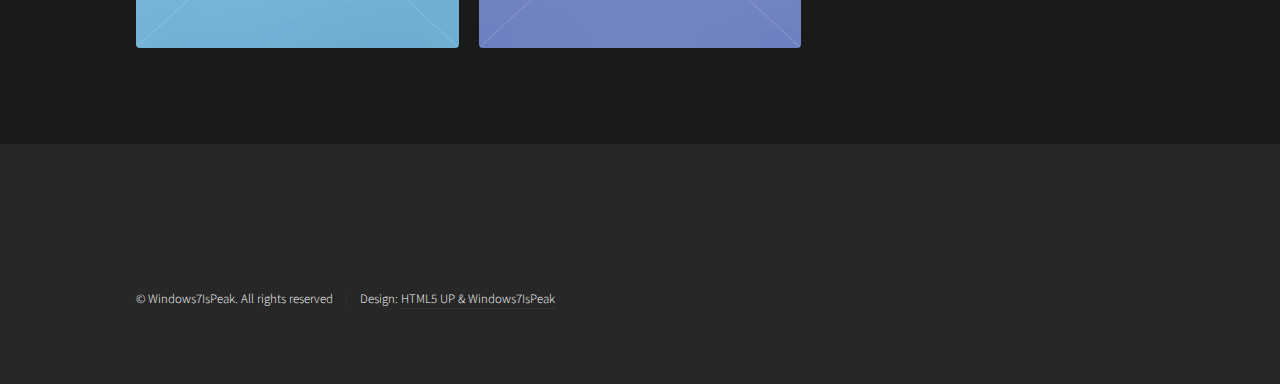
<file: Socials.html>
<!DOCTYPE HTML>
<!--
	Phantom by HTML5 UP
	html5up.net | @ajlkn
	Free for personal and commercial use under the CCA 3.0 license (html5up.net/license)
-->
<html lang=en>
	<head>
		<title>My arts and design - Socials</title>
		<meta charset="utf-8" />
		<meta name="viewport" content="width=device-width, initial-scale=1, user-scalable=no" />
		<link rel="stylesheet" href="assets/css/main.css" />
		<noscript><link rel="stylesheet" href="assets/css/noscript.css" /></noscript>
	</head>
	<body class="is-preload">
		<!-- Wrapper -->
			<div id="wrapper">

				<!-- Header -->
					<header id="header">
						<div class="inner">

							<!-- Logo -->
								<a href="index.html" class="logo">
									<span class="symbol"><img src="images/prr17.svg" alt=""></span><strong>My arts and design</strong> <span class="symbol3">by Windows7IsPeak</span>
								</a>

							<!-- Nav -->
						<nav>
							<ul>
								<li><a href="index.html">Home</a></li>
							</ul>
						</nav>
						</div>
					</header>
					
				<!-- Main -->
					<div id="main">
						<div class="inner">
							<header>
								<h1>Socials</h1>
								<p>Follow me, Subscribe to me or whatever the fuck the term on that social media is</p>
							</header>
							<section class="tiles">
								<article class="style1">
									<span class="image">
										<img src="images/YoutTubeicon.png" alt="" />
									</span>
									<a href="https://www.youtube.com/@qtrainprod">
										<h2>Q Train Productions</h2>
										<div class="content">
											<p>Main channel</p>
										</div>
									</a>
								</article>
								<article class="style1">
									<span class="image">
										<img src="images/YoutTubeicon.png" alt="" />
									</span>
									<a href="https://www.youtube.com/@qpost-channel">
										<h2>QPost Channel</h2>
										<div class="content">
											<p>Shitposts and Music experiments</p>
										</div>
									</a>
								</article>
								<article class="style4">
									<span class="image">
										<img src="images/Instagramlogo.svg" alt="" />
									</span>
									<a href="https://www.instagram.com/windows7ispeak/">
										<h2>Windows7IsPeak</h2>
										<div class="content">
											<p>Main page</p>
										</div>
									</a>
								</article>
								<article class="style4">
									<span class="image">
										<img src="images/Instagramlogo.svg" alt="" />
									</span>
									<a href="https://www.instagram.com/w7ip_xvvppics/">
										<h2>W7IP_XVVPPics</h2>
										<div class="content">
											<p>DOA Shit</p>
										</div>
									</a>
								</article>
								<article class="style6">
									<span class="image">
										<img src="images/Threadslogo.svg" alt="" />
									</span>
									<a href="https://threads.net/@windows7ispeak">
										<h2>Windows7IsPeak</h2>
										<div class="content">
											<p>Main page</p>
										</div>
									</a>
								</article>
								<article class="style6">
									<span class="image">
										<img src="images/Facebooklogo.svg" alt="" />
									</span>
									<a href="https://www.facebook.com/sam.acevedo.399/">
										<h2>Facebook</h2>
										<div class="content">
											<p>Starting to use this again</p>
										</div>
									</a>
								</article>
								<article class="style6">
									<span class="image">
										<img src="images/TwitterXlogo.svg" alt="" />
									</span>
									<a href="https://twitter.com/Windows7IsPeak">
										<h2>Windows7IsPeak</h2>
										<div class="content">
											<p>Main page</p>
										</div>
									</a>
								</article>
								<article class="style6">
									<span class="image">
										<img src="images/DiscordIcon.svg" alt="" />
									</span>
									<a href="https://discord.gg/RV7Xg3HqeW">
										<h2>Discord Server</h2>
										<div class="content">
											<p>Explode and Burn</p>
										</div>
									</a>
								</article>
								<article class="style3">
									<span class="image">
										<img src="images/pic07.jpg" alt="" />
									</span>
									<a href="https://www.deviantart.com/windows2000nein">
										<h2>Windows2000Nein</h2>
										<div class="content">
											<p>DeviantArt Main page</p>
										</div>
									</a>
								</article>
								<article class="style2">
									<span class="image">
										<img src="images/pic07.jpg" alt="" />
									</span>
									<a href="https://www.pixiv.net/en/users/102685879">
										<h2>Windows2000Nein</h2>
										<div class="content">
											<p>Pixiv Main page</p>
										</div>
									</a>
								</article>
								<article class="style6">
									<span class="image">
										<img src="images/pic03.jpg" alt="" />
									</span>
									<a href="https://www.tiktok.com/@windows7ispeak">
										<h2>Windows7IsPeak</h2>
										<div class="content">
											<p>TikTok Main page</p>
										</div>
									</a>
								</article>
							</section>
						</div>
					</div>

				<!-- Footer -->
					<footer id="footer">
						<div class="inner">
							<ul class="copyright">
								<li>&copy; Windows7IsPeak. All rights reserved</li><li>Design: <a href="http://html5up.net">HTML5 UP &amp; Windows7IsPeak</a></li>
							</ul>
						</div>
					</footer>

			</div>

		<!-- Scripts -->
			<script src="assets/js/jquery.min.js"></script>
			<script src="assets/js/browser.min.js"></script>
			<script src="assets/js/breakpoints.min.js"></script>
			<script src="assets/js/util.js"></script>
			<script src="assets/js/main.js"></script>

	</body>
</html>
</file>
<file: assets/css/noscript.css>
/*
	Multiverse by HTML5 UP
	html5up.net | @ajlkn
	Free for personal and commercial use under the CCA 3.0 license (html5up.net/license)
*/

/* Wrapper */

	body.is-preload #wrapper:before {
		display: none;
	}

/* Main */

	body.is-preload #main .thumb {
		pointer-events: auto;
		opacity: 1;
	}

/* Header */

	body.is-preload #header {
		-moz-transform: none;
		-webkit-transform: none;
		-ms-transform: none;
		transform: none;
	}
</file>
<file: assets/css/main.css>
@import url(fontawesome-all.min.css);
@import url('https://fonts.googleapis.com/css2?family=Source+Sans+3:ital,wght@0,200..900;1,200..900&display=swap');

/*
	Phantom by HTML5 UP
	html5up.net | @ajlkn
	Free for personal and commercial use under the CCA 3.0 license (html5up.net/license)
*/
html, body, div, span, applet, object,
iframe, h1, h2, h3, h4, h5, h6, p, blockquote,
pre, a, abbr, acronym, address, big, cite,
code, del, dfn, em, img, ins, kbd, q, s, samp,
small, strike, strong, sub, sup, tt, var, b,
u, i, center, dl, dt, dd, ol, ul, li, fieldset,
form, label, legend, table, caption, tbody,
tfoot, thead, tr, th, td, article, aside,
canvas, details, embed, figure, figcaption,
footer, header, hgroup, menu, nav, output, ruby,
section, summary, time, mark, audio, video {
	margin: 0;
	padding: 0;
	border: 0;
	font-size: 100%;
	font: inherit;
	vertical-align: baseline;}

article, aside, details, figcaption, figure,
footer, header, hgroup, menu, nav, section {
	display: block;}

body {
	line-height: 1;
}

ol, ul {
	list-style: none;
}

blockquote, q {
	quotes: none;
}

	blockquote:before, blockquote:after, q:before, q:after {
		content: '';
		content: none;
	}

table {
	border-collapse: collapse;
	border-spacing: 0;
}

body {
	-webkit-text-size-adjust: none;
}

mark {
	background-color: transparent;
	color: inherit;
}

input::-moz-focus-inner {
	border: 0;
	padding: 0;
}

input, select, textarea {
	-moz-appearance: none;
	-webkit-appearance: none;
	-ms-appearance: none;
	appearance: none;
}

/* Basic */

	@-ms-viewport {
		width: device-width;
	}

	body {
		-ms-overflow-style: scrollbar;
	}

	@media screen and (max-width: 480px) {

		html, body {
			min-width: 320px;
		}

	}

	html {
		box-sizing: border-box;
	}

	*, *:before, *:after {
		box-sizing: inherit;
	}

	body {
		background: #191a1a;
	}

		body.is-preload *, body.is-preload *:before, body.is-preload *:after {
			-moz-animation: none !important;
			-webkit-animation: none !important;
			-ms-animation: none !important;
			animation: none !important;
			-moz-transition: none !important;
			-webkit-transition: none !important;
			-ms-transition: none !important;
			transition: none !important;
		}

/* Type */

	body, input, select, textarea {
		color: #FFFFFF;
		font-family: "Source Sans 3", Helvetica, sans-serif;
		font-size: 16pt;
		font-weight: 300;
		line-height: 1.75;
	}

		@media screen and (max-width: 1680px) {

			body, input, select, textarea {
				font-size: 14pt;
			}

		}

		@media screen and (max-width: 1280px) {

			body, input, select, textarea {
				font-size: 12pt;
			}

		}

	a {
		-moz-transition: border-bottom-color 0.2s ease, color 0.2s ease;
		-webkit-transition: border-bottom-color 0.2s ease, color 0.2s ease;
		-ms-transition: border-bottom-color 0.2s ease, color 0.2s ease;
		transition: border-bottom-color 0.2s ease, color 0.2s ease;
		text-decoration: none;
		color: #FFFFFF;
		border-bottom: dotted 1px rgba(88, 88, 88, 0.5);
	}

		a:hover {
			border-bottom-color: transparent;
			color: #f2849e !important;
		}

	strong, b {
		font-weight: 900;
	}

	em, i {
		font-style: italic;
	}

	p {
		margin: 0 0 2em 0;
	}

	h1 {
		font-size: 2.75em;
		font-weight: 700;
		line-height: 1.3;
		margin: 0 0 1em 0;
		letter-spacing: -0.035em;
	}

		h1 a {
			color: inherit;
		}

		@media screen and (max-width: 736px) {

			h1 {
				font-size: 2em;
				margin: 0 0 1em 0;
			}

		}

		@media screen and (max-width: 360px) {

			h1 {
				font-size: 1.75em;
			}

		}

	h2, h3, h4, h5, h6 {
		font-weight: 900;
		line-height: 1.5;
		margin: 0 0 2em 0;
		text-transform: uppercase;
		letter-spacing: 0.35em;
	}

		h2 a, h3 a, h4 a, h5 a, h6 a {
			color: inherit;
		}

	h2 {
		font-size: 1.1em;
	}

	h3 {
		font-size: 1em;
	}

	h4 {
		font-size: 0.8em;
	}

	h5 {
		font-size: 0.8em;
	}

	h6 {
		font-size: 0.8em;
	}

	@media screen and (max-width: 980px) {

		h1 br, h2 br, h3 br, h4 br, h5 br, h6 br {
			display: none;
		}

	}

	@media screen and (max-width: 736px) {

		h2 {
			font-size: 1em;
		}

		h3 {
			font-size: 0.8em;
		}

	}

	sub {
		font-size: 0.8em;
		position: relative;
		top: 0.5em;
	}

	sup {
		font-size: 0.8em;
		position: relative;
		top: -0.5em;
	}

	blockquote {
		border-left: solid 4px #c9c9c9;
		font-style: italic;
		margin: 0 0 2em 0;
		padding: 0.5em 0 0.5em 2em;
	}

	code {
		background: rgba(144, 144, 144, 0.075);
		border-radius: 4px;
		border: solid 1px #c9c9c9;
		font-family: "Courier New", monospace;
		font-size: 0.9em;
		margin: 0 0.25em;
		padding: 0.25em 0.65em;
	}

	pre {
		-webkit-overflow-scrolling: touch;
		font-family: "Courier New", monospace;
		font-size: 0.9em;
		margin: 0 0 2em 0;
	}

		pre code {
			display: block;
			line-height: 1.75;
			padding: 1em 1.5em;
			overflow-x: auto;
		}

	hr {
		border: 0;
		border-bottom: solid 1px #c9c9c9;
		margin: 2em 0;
	}

		hr.major {
			margin: 3em 0;
		}

	.align-left {
		text-align: left;
	}

	.align-center {
		text-align: center;
	}

	.align-right {
		text-align: right;
	}

/* Row */

	.row {
		display: flex;
		flex-wrap: wrap;
		box-sizing: border-box;
		align-items: stretch;
	}

		.row > * {
			box-sizing: border-box;
		}

		.row.gtr-uniform > * > :last-child {
			margin-bottom: 0;
		}

		.row.aln-left {
			justify-content: flex-start;
		}

		.row.aln-center {
			justify-content: center;
		}

		.row.aln-right {
			justify-content: flex-end;
		}

		.row.aln-top {
			align-items: flex-start;
		}

		.row.aln-middle {
			align-items: center;
		}

		.row.aln-bottom {
			align-items: flex-end;
		}

		.row > .imp {
			order: -1;
		}

		.row > .col-1 {
			width: 8.33333%;
		}

		.row > .off-1 {
			margin-left: 8.33333%;
		}

		.row > .col-2 {
			width: 16.66667%;
		}

		.row > .off-2 {
			margin-left: 16.66667%;
		}

		.row > .col-3 {
			width: 25%;
		}

		.row > .off-3 {
			margin-left: 25%;
		}

		.row > .col-4 {
			width: 33.33333%;
		}

		.row > .off-4 {
			margin-left: 33.33333%;
		}

		.row > .col-5 {
			width: 41.66667%;
		}

		.row > .off-5 {
			margin-left: 41.66667%;
		}

		.row > .col-6 {
			width: 50%;
		}

		.row > .off-6 {
			margin-left: 50%;
		}

		.row > .col-7 {
			width: 58.33333%;
		}

		.row > .off-7 {
			margin-left: 58.33333%;
		}

		.row > .col-8 {
			width: 66.66667%;
		}

		.row > .off-8 {
			margin-left: 66.66667%;
		}

		.row > .col-9 {
			width: 75%;
		}

		.row > .off-9 {
			margin-left: 75%;
		}

		.row > .col-10 {
			width: 83.33333%;
		}

		.row > .off-10 {
			margin-left: 83.33333%;
		}

		.row > .col-11 {
			width: 91.66667%;
		}

		.row > .off-11 {
			margin-left: 91.66667%;
		}

		.row > .col-12 {
			width: 100%;
		}

		.row > .off-12 {
			margin-left: 100%;
		}

		.row.gtr-0 {
			margin-top: 0;
			margin-left: 0em;
		}

			.row.gtr-0 > * {
				padding: 0 0 0 0em;
			}

			.row.gtr-0.gtr-uniform {
				margin-top: 0em;
			}

				.row.gtr-0.gtr-uniform > * {
					padding-top: 0em;
				}

		.row.gtr-25 {
			margin-top: 0;
			margin-left: -0.5em;
		}

			.row.gtr-25 > * {
				padding: 0 0 0 0.5em;
			}

			.row.gtr-25.gtr-uniform {
				margin-top: -0.5em;
			}

				.row.gtr-25.gtr-uniform > * {
					padding-top: 0.5em;
				}

		.row.gtr-50 {
			margin-top: 0;
			margin-left: -1em;
		}

			.row.gtr-50 > * {
				padding: 0 0 0 1em;
			}

			.row.gtr-50.gtr-uniform {
				margin-top: -1em;
			}

				.row.gtr-50.gtr-uniform > * {
					padding-top: 1em;
				}

		.row {
			margin-top: 0;
			margin-left: -2em;
		}

			.row > * {
				padding: 0 0 0 2em;
			}

			.row.gtr-uniform {
				margin-top: -2em;
			}

				.row.gtr-uniform > * {
					padding-top: 2em;
				}

		.row.gtr-150 {
			margin-top: 0;
			margin-left: -3em;
		}

			.row.gtr-150 > * {
				padding: 0 0 0 3em;
			}

			.row.gtr-150.gtr-uniform {
				margin-top: -3em;
			}

				.row.gtr-150.gtr-uniform > * {
					padding-top: 3em;
				}

		.row.gtr-200 {
			margin-top: 0;
			margin-left: -4em;
		}

			.row.gtr-200 > * {
				padding: 0 0 0 4em;
			}

			.row.gtr-200.gtr-uniform {
				margin-top: -4em;
			}

				.row.gtr-200.gtr-uniform > * {
					padding-top: 4em;
				}

		@media screen and (max-width: 1680px) {

			.row {
				display: flex;
				flex-wrap: wrap;
				box-sizing: border-box;
				align-items: stretch;
			}

				.row > * {
					box-sizing: border-box;
				}

				.row.gtr-uniform > * > :last-child {
					margin-bottom: 0;
				}

				.row.aln-left {
					justify-content: flex-start;
				}

				.row.aln-center {
					justify-content: center;
				}

				.row.aln-right {
					justify-content: flex-end;
				}

				.row.aln-top {
					align-items: flex-start;
				}

				.row.aln-middle {
					align-items: center;
				}

				.row.aln-bottom {
					align-items: flex-end;
				}

				.row > .imp-xlarge {
					order: -1;
				}

				.row > .col-1-xlarge {
					width: 8.33333%;
				}

				.row > .off-1-xlarge {
					margin-left: 8.33333%;
				}

				.row > .col-2-xlarge {
					width: 16.66667%;
				}

				.row > .off-2-xlarge {
					margin-left: 16.66667%;
				}

				.row > .col-3-xlarge {
					width: 25%;
				}

				.row > .off-3-xlarge {
					margin-left: 25%;
				}

				.row > .col-4-xlarge {
					width: 33.33333%;
				}

				.row > .off-4-xlarge {
					margin-left: 33.33333%;
				}

				.row > .col-5-xlarge {
					width: 41.66667%;
				}

				.row > .off-5-xlarge {
					margin-left: 41.66667%;
				}

				.row > .col-6-xlarge {
					width: 50%;
				}

				.row > .off-6-xlarge {
					margin-left: 50%;
				}

				.row > .col-7-xlarge {
					width: 58.33333%;
				}

				.row > .off-7-xlarge {
					margin-left: 58.33333%;
				}

				.row > .col-8-xlarge {
					width: 66.66667%;
				}

				.row > .off-8-xlarge {
					margin-left: 66.66667%;
				}

				.row > .col-9-xlarge {
					width: 75%;
				}

				.row > .off-9-xlarge {
					margin-left: 75%;
				}

				.row > .col-10-xlarge {
					width: 83.33333%;
				}

				.row > .off-10-xlarge {
					margin-left: 83.33333%;
				}

				.row > .col-11-xlarge {
					width: 91.66667%;
				}

				.row > .off-11-xlarge {
					margin-left: 91.66667%;
				}

				.row > .col-12-xlarge {
					width: 100%;
				}

				.row > .off-12-xlarge {
					margin-left: 100%;
				}

				.row.gtr-0 {
					margin-top: 0;
					margin-left: 0em;
				}

					.row.gtr-0 > * {
						padding: 0 0 0 0em;
					}

					.row.gtr-0.gtr-uniform {
						margin-top: 0em;
					}

						.row.gtr-0.gtr-uniform > * {
							padding-top: 0em;
						}

				.row.gtr-25 {
					margin-top: 0;
					margin-left: -0.5em;
				}

					.row.gtr-25 > * {
						padding: 0 0 0 0.5em;
					}

					.row.gtr-25.gtr-uniform {
						margin-top: -0.5em;
					}

						.row.gtr-25.gtr-uniform > * {
							padding-top: 0.5em;
						}

				.row.gtr-50 {
					margin-top: 0;
					margin-left: -1em;
				}

					.row.gtr-50 > * {
						padding: 0 0 0 1em;
					}

					.row.gtr-50.gtr-uniform {
						margin-top: -1em;
					}

						.row.gtr-50.gtr-uniform > * {
							padding-top: 1em;
						}

				.row {
					margin-top: 0;
					margin-left: -2em;
				}

					.row > * {
						padding: 0 0 0 2em;
					}

					.row.gtr-uniform {
						margin-top: -2em;
					}

						.row.gtr-uniform > * {
							padding-top: 2em;
						}

				.row.gtr-150 {
					margin-top: 0;
					margin-left: -3em;
				}

					.row.gtr-150 > * {
						padding: 0 0 0 3em;
					}

					.row.gtr-150.gtr-uniform {
						margin-top: -3em;
					}

						.row.gtr-150.gtr-uniform > * {
							padding-top: 3em;
						}

				.row.gtr-200 {
					margin-top: 0;
					margin-left: -4em;
				}

					.row.gtr-200 > * {
						padding: 0 0 0 4em;
					}

					.row.gtr-200.gtr-uniform {
						margin-top: -4em;
					}

						.row.gtr-200.gtr-uniform > * {
							padding-top: 4em;
						}

		}

		@media screen and (max-width: 1280px) {

			.row {
				display: flex;
				flex-wrap: wrap;
				box-sizing: border-box;
				align-items: stretch;
			}

				.row > * {
					box-sizing: border-box;
				}

				.row.gtr-uniform > * > :last-child {
					margin-bottom: 0;
				}

				.row.aln-left {
					justify-content: flex-start;
				}

				.row.aln-center {
					justify-content: center;
				}

				.row.aln-right {
					justify-content: flex-end;
				}

				.row.aln-top {
					align-items: flex-start;
				}

				.row.aln-middle {
					align-items: center;
				}

				.row.aln-bottom {
					align-items: flex-end;
				}

				.row > .imp-large {
					order: -1;
				}

				.row > .col-1-large {
					width: 8.33333%;
				}

				.row > .off-1-large {
					margin-left: 8.33333%;
				}

				.row > .col-2-large {
					width: 16.66667%;
				}

				.row > .off-2-large {
					margin-left: 16.66667%;
				}

				.row > .col-3-large {
					width: 25%;
				}

				.row > .off-3-large {
					margin-left: 25%;
				}

				.row > .col-4-large {
					width: 33.33333%;
				}

				.row > .off-4-large {
					margin-left: 33.33333%;
				}

				.row > .col-5-large {
					width: 41.66667%;
				}

				.row > .off-5-large {
					margin-left: 41.66667%;
				}

				.row > .col-6-large {
					width: 50%;
				}

				.row > .off-6-large {
					margin-left: 50%;
				}

				.row > .col-7-large {
					width: 58.33333%;
				}

				.row > .off-7-large {
					margin-left: 58.33333%;
				}

				.row > .col-8-large {
					width: 66.66667%;
				}

				.row > .off-8-large {
					margin-left: 66.66667%;
				}

				.row > .col-9-large {
					width: 75%;
				}

				.row > .off-9-large {
					margin-left: 75%;
				}

				.row > .col-10-large {
					width: 83.33333%;
				}

				.row > .off-10-large {
					margin-left: 83.33333%;
				}

				.row > .col-11-large {
					width: 91.66667%;
				}

				.row > .off-11-large {
					margin-left: 91.66667%;
				}

				.row > .col-12-large {
					width: 100%;
				}

				.row > .off-12-large {
					margin-left: 100%;
				}

				.row.gtr-0 {
					margin-top: 0;
					margin-left: 0em;
				}

					.row.gtr-0 > * {
						padding: 0 0 0 0em;
					}

					.row.gtr-0.gtr-uniform {
						margin-top: 0em;
					}

						.row.gtr-0.gtr-uniform > * {
							padding-top: 0em;
						}

				.row.gtr-25 {
					margin-top: 0;
					margin-left: -0.5em;
				}

					.row.gtr-25 > * {
						padding: 0 0 0 0.5em;
					}

					.row.gtr-25.gtr-uniform {
						margin-top: -0.5em;
					}

						.row.gtr-25.gtr-uniform > * {
							padding-top: 0.5em;
						}

				.row.gtr-50 {
					margin-top: 0;
					margin-left: -1em;
				}

					.row.gtr-50 > * {
						padding: 0 0 0 1em;
					}

					.row.gtr-50.gtr-uniform {
						margin-top: -1em;
					}

						.row.gtr-50.gtr-uniform > * {
							padding-top: 1em;
						}

				.row {
					margin-top: 0;
					margin-left: -2em;
				}

					.row > * {
						padding: 0 0 0 2em;
					}

					.row.gtr-uniform {
						margin-top: -2em;
					}

						.row.gtr-uniform > * {
							padding-top: 2em;
						}

				.row.gtr-150 {
					margin-top: 0;
					margin-left: -3em;
				}

					.row.gtr-150 > * {
						padding: 0 0 0 3em;
					}

					.row.gtr-150.gtr-uniform {
						margin-top: -3em;
					}

						.row.gtr-150.gtr-uniform > * {
							padding-top: 3em;
						}

				.row.gtr-200 {
					margin-top: 0;
					margin-left: -4em;
				}

					.row.gtr-200 > * {
						padding: 0 0 0 4em;
					}

					.row.gtr-200.gtr-uniform {
						margin-top: -4em;
					}

						.row.gtr-200.gtr-uniform > * {
							padding-top: 4em;
						}

		}

		@media screen and (max-width: 980px) {

			.row {
				display: flex;
				flex-wrap: wrap;
				box-sizing: border-box;
				align-items: stretch;
			}

				.row > * {
					box-sizing: border-box;
				}

				.row.gtr-uniform > * > :last-child {
					margin-bottom: 0;
				}

				.row.aln-left {
					justify-content: flex-start;
				}

				.row.aln-center {
					justify-content: center;
				}

				.row.aln-right {
					justify-content: flex-end;
				}

				.row.aln-top {
					align-items: flex-start;
				}

				.row.aln-middle {
					align-items: center;
				}

				.row.aln-bottom {
					align-items: flex-end;
				}

				.row > .imp-medium {
					order: -1;
				}

				.row > .col-1-medium {
					width: 8.33333%;
				}

				.row > .off-1-medium {
					margin-left: 8.33333%;
				}

				.row > .col-2-medium {
					width: 16.66667%;
				}

				.row > .off-2-medium {
					margin-left: 16.66667%;
				}

				.row > .col-3-medium {
					width: 25%;
				}

				.row > .off-3-medium {
					margin-left: 25%;
				}

				.row > .col-4-medium {
					width: 33.33333%;
				}

				.row > .off-4-medium {
					margin-left: 33.33333%;
				}

				.row > .col-5-medium {
					width: 41.66667%;
				}

				.row > .off-5-medium {
					margin-left: 41.66667%;
				}

				.row > .col-6-medium {
					width: 50%;
				}

				.row > .off-6-medium {
					margin-left: 50%;
				}

				.row > .col-7-medium {
					width: 58.33333%;
				}

				.row > .off-7-medium {
					margin-left: 58.33333%;
				}

				.row > .col-8-medium {
					width: 66.66667%;
				}

				.row > .off-8-medium {
					margin-left: 66.66667%;
				}

				.row > .col-9-medium {
					width: 75%;
				}

				.row > .off-9-medium {
					margin-left: 75%;
				}

				.row > .col-10-medium {
					width: 83.33333%;
				}

				.row > .off-10-medium {
					margin-left: 83.33333%;
				}

				.row > .col-11-medium {
					width: 91.66667%;
				}

				.row > .off-11-medium {
					margin-left: 91.66667%;
				}

				.row > .col-12-medium {
					width: 100%;
				}

				.row > .off-12-medium {
					margin-left: 100%;
				}

				.row.gtr-0 {
					margin-top: 0;
					margin-left: 0em;
				}

					.row.gtr-0 > * {
						padding: 0 0 0 0em;
					}

					.row.gtr-0.gtr-uniform {
						margin-top: 0em;
					}

						.row.gtr-0.gtr-uniform > * {
							padding-top: 0em;
						}

				.row.gtr-25 {
					margin-top: 0;
					margin-left: -0.375em;
				}

					.row.gtr-25 > * {
						padding: 0 0 0 0.375em;
					}

					.row.gtr-25.gtr-uniform {
						margin-top: -0.375em;
					}

						.row.gtr-25.gtr-uniform > * {
							padding-top: 0.375em;
						}

				.row.gtr-50 {
					margin-top: 0;
					margin-left: -0.75em;
				}

					.row.gtr-50 > * {
						padding: 0 0 0 0.75em;
					}

					.row.gtr-50.gtr-uniform {
						margin-top: -0.75em;
					}

						.row.gtr-50.gtr-uniform > * {
							padding-top: 0.75em;
						}

				.row {
					margin-top: 0;
					margin-left: -1.5em;
				}

					.row > * {
						padding: 0 0 0 1.5em;
					}

					.row.gtr-uniform {
						margin-top: -1.5em;
					}

						.row.gtr-uniform > * {
							padding-top: 1.5em;
						}

				.row.gtr-150 {
					margin-top: 0;
					margin-left: -2.25em;
				}

					.row.gtr-150 > * {
						padding: 0 0 0 2.25em;
					}

					.row.gtr-150.gtr-uniform {
						margin-top: -2.25em;
					}

						.row.gtr-150.gtr-uniform > * {
							padding-top: 2.25em;
						}

				.row.gtr-200 {
					margin-top: 0;
					margin-left: -3em;
				}

					.row.gtr-200 > * {
						padding: 0 0 0 3em;
					}

					.row.gtr-200.gtr-uniform {
						margin-top: -3em;
					}

						.row.gtr-200.gtr-uniform > * {
							padding-top: 3em;
						}

		}

		@media screen and (max-width: 736px) {

			.row {
				display: flex;
				flex-wrap: wrap;
				box-sizing: border-box;
				align-items: stretch;
			}

				.row > * {
					box-sizing: border-box;
				}

				.row.gtr-uniform > * > :last-child {
					margin-bottom: 0;
				}

				.row.aln-left {
					justify-content: flex-start;
				}

				.row.aln-center {
					justify-content: center;
				}

				.row.aln-right {
					justify-content: flex-end;
				}

				.row.aln-top {
					align-items: flex-start;
				}

				.row.aln-middle {
					align-items: center;
				}

				.row.aln-bottom {
					align-items: flex-end;
				}

				.row > .imp-small {
					order: -1;
				}

				.row > .col-1-small {
					width: 8.33333%;
				}

				.row > .off-1-small {
					margin-left: 8.33333%;
				}

				.row > .col-2-small {
					width: 16.66667%;
				}

				.row > .off-2-small {
					margin-left: 16.66667%;
				}

				.row > .col-3-small {
					width: 25%;
				}

				.row > .off-3-small {
					margin-left: 25%;
				}

				.row > .col-4-small {
					width: 33.33333%;
				}

				.row > .off-4-small {
					margin-left: 33.33333%;
				}

				.row > .col-5-small {
					width: 41.66667%;
				}

				.row > .off-5-small {
					margin-left: 41.66667%;
				}

				.row > .col-6-small {
					width: 50%;
				}

				.row > .off-6-small {
					margin-left: 50%;
				}

				.row > .col-7-small {
					width: 58.33333%;
				}

				.row > .off-7-small {
					margin-left: 58.33333%;
				}

				.row > .col-8-small {
					width: 66.66667%;
				}

				.row > .off-8-small {
					margin-left: 66.66667%;
				}

				.row > .col-9-small {
					width: 75%;
				}

				.row > .off-9-small {
					margin-left: 75%;
				}

				.row > .col-10-small {
					width: 83.33333%;
				}

				.row > .off-10-small {
					margin-left: 83.33333%;
				}

				.row > .col-11-small {
					width: 91.66667%;
				}

				.row > .off-11-small {
					margin-left: 91.66667%;
				}

				.row > .col-12-small {
					width: 100%;
				}

				.row > .off-12-small {
					margin-left: 100%;
				}

				.row.gtr-0 {
					margin-top: 0;
					margin-left: 0em;
				}

					.row.gtr-0 > * {
						padding: 0 0 0 0em;
					}

					.row.gtr-0.gtr-uniform {
						margin-top: 0em;
					}

						.row.gtr-0.gtr-uniform > * {
							padding-top: 0em;
						}

				.row.gtr-25 {
					margin-top: 0;
					margin-left: -0.25em;
				}

					.row.gtr-25 > * {
						padding: 0 0 0 0.25em;
					}

					.row.gtr-25.gtr-uniform {
						margin-top: -0.25em;
					}

						.row.gtr-25.gtr-uniform > * {
							padding-top: 0.25em;
						}

				.row.gtr-50 {
					margin-top: 0;
					margin-left: -0.5em;
				}

					.row.gtr-50 > * {
						padding: 0 0 0 0.5em;
					}

					.row.gtr-50.gtr-uniform {
						margin-top: -0.5em;
					}

						.row.gtr-50.gtr-uniform > * {
							padding-top: 0.5em;
						}

				.row {
					margin-top: 0;
					margin-left: -1em;
				}

					.row > * {
						padding: 0 0 0 1em;
					}

					.row.gtr-uniform {
						margin-top: -1em;
					}

						.row.gtr-uniform > * {
							padding-top: 1em;
						}

				.row.gtr-150 {
					margin-top: 0;
					margin-left: -1.5em;
				}

					.row.gtr-150 > * {
						padding: 0 0 0 1.5em;
					}

					.row.gtr-150.gtr-uniform {
						margin-top: -1.5em;
					}

						.row.gtr-150.gtr-uniform > * {
							padding-top: 1.5em;
						}

				.row.gtr-200 {
					margin-top: 0;
					margin-left: -2em;
				}

					.row.gtr-200 > * {
						padding: 0 0 0 2em;
					}

					.row.gtr-200.gtr-uniform {
						margin-top: -2em;
					}

						.row.gtr-200.gtr-uniform > * {
							padding-top: 2em;
						}

		}

		@media screen and (max-width: 480px) {

			.row {
				display: flex;
				flex-wrap: wrap;
				box-sizing: border-box;
				align-items: stretch;
			}

				.row > * {
					box-sizing: border-box;
				}

				.row.gtr-uniform > * > :last-child {
					margin-bottom: 0;
				}

				.row.aln-left {
					justify-content: flex-start;
				}

				.row.aln-center {
					justify-content: center;
				}

				.row.aln-right {
					justify-content: flex-end;
				}

				.row.aln-top {
					align-items: flex-start;
				}

				.row.aln-middle {
					align-items: center;
				}

				.row.aln-bottom {
					align-items: flex-end;
				}

				.row > .imp-xsmall {
					order: -1;
				}

				.row > .col-1-xsmall {
					width: 8.33333%;
				}

				.row > .off-1-xsmall {
					margin-left: 8.33333%;
				}

				.row > .col-2-xsmall {
					width: 16.66667%;
				}

				.row > .off-2-xsmall {
					margin-left: 16.66667%;
				}

				.row > .col-3-xsmall {
					width: 25%;
				}

				.row > .off-3-xsmall {
					margin-left: 25%;
				}

				.row > .col-4-xsmall {
					width: 33.33333%;
				}

				.row > .off-4-xsmall {
					margin-left: 33.33333%;
				}

				.row > .col-5-xsmall {
					width: 41.66667%;
				}

				.row > .off-5-xsmall {
					margin-left: 41.66667%;
				}

				.row > .col-6-xsmall {
					width: 50%;
				}

				.row > .off-6-xsmall {
					margin-left: 50%;
				}

				.row > .col-7-xsmall {
					width: 58.33333%;
				}

				.row > .off-7-xsmall {
					margin-left: 58.33333%;
				}

				.row > .col-8-xsmall {
					width: 66.66667%;
				}

				.row > .off-8-xsmall {
					margin-left: 66.66667%;
				}

				.row > .col-9-xsmall {
					width: 75%;
				}

				.row > .off-9-xsmall {
					margin-left: 75%;
				}

				.row > .col-10-xsmall {
					width: 83.33333%;
				}

				.row > .off-10-xsmall {
					margin-left: 83.33333%;
				}

				.row > .col-11-xsmall {
					width: 91.66667%;
				}

				.row > .off-11-xsmall {
					margin-left: 91.66667%;
				}

				.row > .col-12-xsmall {
					width: 100%;
				}

				.row > .off-12-xsmall {
					margin-left: 100%;
				}

				.row.gtr-0 {
					margin-top: 0;
					margin-left: 0em;
				}

					.row.gtr-0 > * {
						padding: 0 0 0 0em;
					}

					.row.gtr-0.gtr-uniform {
						margin-top: 0em;
					}

						.row.gtr-0.gtr-uniform > * {
							padding-top: 0em;
						}

				.row.gtr-25 {
					margin-top: 0;
					margin-left: -0.25em;
				}

					.row.gtr-25 > * {
						padding: 0 0 0 0.25em;
					}

					.row.gtr-25.gtr-uniform {
						margin-top: -0.25em;
					}

						.row.gtr-25.gtr-uniform > * {
							padding-top: 0.25em;
						}

				.row.gtr-50 {
					margin-top: 0;
					margin-left: -0.5em;
				}

					.row.gtr-50 > * {
						padding: 0 0 0 0.5em;
					}

					.row.gtr-50.gtr-uniform {
						margin-top: -0.5em;
					}

						.row.gtr-50.gtr-uniform > * {
							padding-top: 0.5em;
						}

				.row {
					margin-top: 0;
					margin-left: -1em;
				}

					.row > * {
						padding: 0 0 0 1em;
					}

					.row.gtr-uniform {
						margin-top: -1em;
					}

						.row.gtr-uniform > * {
							padding-top: 1em;
						}

				.row.gtr-150 {
					margin-top: 0;
					margin-left: -1.5em;
				}

					.row.gtr-150 > * {
						padding: 0 0 0 1.5em;
					}

					.row.gtr-150.gtr-uniform {
						margin-top: -1.5em;
					}

						.row.gtr-150.gtr-uniform > * {
							padding-top: 1.5em;
						}

				.row.gtr-200 {
					margin-top: 0;
					margin-left: -2em;
				}

					.row.gtr-200 > * {
						padding: 0 0 0 2em;
					}

					.row.gtr-200.gtr-uniform {
						margin-top: -2em;
					}

						.row.gtr-200.gtr-uniform > * {
							padding-top: 2em;
						}

		}

/* Section/Article */

	section.special, article.special {
		text-align: center;
	}

	header p {
		margin-top: -1em;
	}

	@media screen and (max-width: 736px) {

		header p {
			margin-top: 0;
		}

	}

/* Icon */

	.icon {
		text-decoration: none;
		border-bottom: none;
		position: relative;
	}

		.icon:before {
			-moz-osx-font-smoothing: grayscale;
			-webkit-font-smoothing: antialiased;
			display: inline-block;
			font-style: normal;
			font-variant: normal;
			text-rendering: auto;
			line-height: 1;
			text-transform: none !important;
			font-family: 'Font Awesome 5 Free';
			font-weight: 400;
		}

		.icon > .label {
			display: none;
		}

		.icon:before {
			line-height: inherit;
		}

		.icon.solid:before {
			font-weight: 900;
		}

		.icon.brands:before {
			font-family: 'Font Awesome 5 Brands';
		}

		.icon.style2 {
			-moz-transition: background-color 0.2s ease-in-out, color 0.2s ease-in-out, border-color 0.2s ease-in-out;
			-webkit-transition: background-color 0.2s ease-in-out, color 0.2s ease-in-out, border-color 0.2s ease-in-out;
			-ms-transition: background-color 0.2s ease-in-out, color 0.2s ease-in-out, border-color 0.2s ease-in-out;
			transition: background-color 0.2s ease-in-out, color 0.2s ease-in-out, border-color 0.2s ease-in-out;
			background-color: transparent;
			border: solid 1px #c9c9c9;
			border-radius: 4px;
			width: 2.65em;
			height: 2.65em;
			display: inline-block;
			text-align: center;
			line-height: 2.65em;
			color: inherit;
		}

			.icon.style2:before {
				font-size: 1.1em;
			}

			.icon.style2:hover {
				color: #f2849e;
				border-color: #f2849e;
			}

			.icon.style2:active {
				background-color: rgba(242, 132, 158, 0.1);
			}

/* List */

	ol {
		list-style: decimal;
		margin: 0 0 2em 0;
		padding-left: 1.25em;
	}

		ol li {
			padding-left: 0.25em;
		}

	ul {
		list-style: disc;
		margin: 0 0 2em 0;
		padding-left: 1em;
	}

		ul li {
			padding-left: 0.5em;
		}

		ul.alt {
			list-style: none;
			padding-left: 0;
		}

			ul.alt li {
				border-top: solid 1px #c9c9c9;
				padding: 0.5em 0;
			}

				ul.alt li:first-child {
					border-top: 0;
					padding-top: 0;
				}

	dl {
		margin: 0 0 2em 0;
	}

		dl dt {
			display: block;
			font-weight: 900;
			margin: 0 0 1em 0;
		}

		dl dd {
			margin-left: 2em;
		}

/* Actions */

	ul.actions {
		display: -moz-flex;
		display: -webkit-flex;
		display: -ms-flex;
		display: flex;
		cursor: default;
		list-style: none;
		margin-left: -1em;
		padding-left: 0;
	}

		ul.actions li {
			padding: 0 0 0 1em;
			vertical-align: middle;
		}

		ul.actions.special {
			-moz-justify-content: center;
			-webkit-justify-content: center;
			-ms-justify-content: center;
			justify-content: center;
			width: 100%;
			margin-left: 0;
		}

			ul.actions.special li:first-child {
				padding-left: 0;
			}

		ul.actions.stacked {
			-moz-flex-direction: column;
			-webkit-flex-direction: column;
			-ms-flex-direction: column;
			flex-direction: column;
			margin-left: 0;
		}

			ul.actions.stacked li {
				padding: 1.3em 0 0 0;
			}

				ul.actions.stacked li:first-child {
					padding-top: 0;
				}

		ul.actions.fit {
			width: calc(100% + 1em);
		}

			ul.actions.fit li {
				-moz-flex-grow: 1;
				-webkit-flex-grow: 1;
				-ms-flex-grow: 1;
				flex-grow: 1;
				-moz-flex-shrink: 1;
				-webkit-flex-shrink: 1;
				-ms-flex-shrink: 1;
				flex-shrink: 1;
				width: 100%;
			}

				ul.actions.fit li > * {
					width: 100%;
				}

			ul.actions.fit.stacked {
				width: 100%;
			}

		@media screen and (max-width: 480px) {

			ul.actions:not(.fixed) {
				-moz-flex-direction: column;
				-webkit-flex-direction: column;
				-ms-flex-direction: column;
				flex-direction: column;
				margin-left: 0;
				width: 100% !important;
			}

				ul.actions:not(.fixed) li {
					-moz-flex-grow: 1;
					-webkit-flex-grow: 1;
					-ms-flex-grow: 1;
					flex-grow: 1;
					-moz-flex-shrink: 1;
					-webkit-flex-shrink: 1;
					-ms-flex-shrink: 1;
					flex-shrink: 1;
					padding: 1em 0 0 0;
					text-align: center;
					width: 100%;
				}

					ul.actions:not(.fixed) li > * {
						width: 100%;
					}

					ul.actions:not(.fixed) li:first-child {
						padding-top: 0;
					}

					ul.actions:not(.fixed) li input[type="submit"],
					ul.actions:not(.fixed) li input[type="reset"],
					ul.actions:not(.fixed) li input[type="button"],
					ul.actions:not(.fixed) li button,
					ul.actions:not(.fixed) li .button {
						width: 100%;
					}

						ul.actions:not(.fixed) li input[type="submit"].icon:before,
						ul.actions:not(.fixed) li input[type="reset"].icon:before,
						ul.actions:not(.fixed) li input[type="button"].icon:before,
						ul.actions:not(.fixed) li button.icon:before,
						ul.actions:not(.fixed) li .button.icon:before {
							margin-left: -0.5rem;
						}

		}

/* Icons */

	ul.icons {
		cursor: default;
		list-style: none;
		padding-left: 0;
		margin: -1em 0 2em -1em;
	}

		ul.icons li {
			display: inline-block;
			padding: 1em 0 0 1em;
		}

/* Form */

	form {
		margin: 0 0 2em 0;
		overflow-x: hidden;
	}

		form > :last-child {
			margin-bottom: 0;
		}

		form > .fields {
			display: -moz-flex;
			display: -webkit-flex;
			display: -ms-flex;
			display: flex;
			-moz-flex-wrap: wrap;
			-webkit-flex-wrap: wrap;
			-ms-flex-wrap: wrap;
			flex-wrap: wrap;
			width: calc(100% + 3em);
			margin: -1.5em 0 2em -1.5em;
		}

			form > .fields > .field {
				-moz-flex-grow: 0;
				-webkit-flex-grow: 0;
				-ms-flex-grow: 0;
				flex-grow: 0;
				-moz-flex-shrink: 0;
				-webkit-flex-shrink: 0;
				-ms-flex-shrink: 0;
				flex-shrink: 0;
				padding: 1.5em 0 0 1.5em;
				width: calc(100% - 1.5em);
			}

				form > .fields > .field.half {
					width: calc(50% - 0.75em);
				}

				form > .fields > .field.third {
					width: calc(100%/3 - 0.5em);
				}

				form > .fields > .field.quarter {
					width: calc(25% - 0.375em);
				}

		@media screen and (max-width: 480px) {

			form > .fields {
				width: calc(100% + 3em);
				margin: -1.5em 0 2em -1.5em;
			}

				form > .fields > .field {
					padding: 1.5em 0 0 1.5em;
					width: calc(100% - 1.5em);
				}

					form > .fields > .field.half {
						width: calc(100% - 1.5em);
					}

					form > .fields > .field.third {
						width: calc(100% - 1.5em);
					}

					form > .fields > .field.quarter {
						width: calc(100% - 1.5em);
					}

		}

	label {
		display: block;
		font-size: 0.9em;
		font-weight: 900;
		margin: 0 0 1em 0;
	}

	input[type="text"],
	input[type="password"],
	input[type="email"],
	input[type="tel"],
	select,
	textarea {
		-moz-appearance: none;
		-webkit-appearance: none;
		-ms-appearance: none;
		appearance: none;
		background-color: transparent;
		border: none;
		border-radius: 0;
		border-bottom: solid 1px #c9c9c9;
		color: inherit;
		display: block;
		outline: 0;
		padding: 0;
		text-decoration: none;
		width: 100%;
	}

		input[type="text"]:invalid,
		input[type="password"]:invalid,
		input[type="email"]:invalid,
		input[type="tel"]:invalid,
		select:invalid,
		textarea:invalid {
			box-shadow: none;
		}

		input[type="text"]:focus,
		input[type="password"]:focus,
		input[type="email"]:focus,
		input[type="tel"]:focus,
		select:focus,
		textarea:focus {
			border-bottom-color: #f2849e;
			box-shadow: inset 0 -1px 0 0 #f2849e;
		}

	select {
		background-image: url("data:image/svg+xml;charset=utf8,%3Csvg xmlns='http://www.w3.org/2000/svg' width='40' height='40' preserveAspectRatio='none' viewBox='0 0 40 40'%3E%3Cpath d='M9.4,12.3l10.4,10.4l10.4-10.4c0.2-0.2,0.5-0.4,0.9-0.4c0.3,0,0.6,0.1,0.9,0.4l3.3,3.3c0.2,0.2,0.4,0.5,0.4,0.9 c0,0.4-0.1,0.6-0.4,0.9L20.7,31.9c-0.2,0.2-0.5,0.4-0.9,0.4c-0.3,0-0.6-0.1-0.9-0.4L4.3,17.3c-0.2-0.2-0.4-0.5-0.4-0.9 c0-0.4,0.1-0.6,0.4-0.9l3.3-3.3c0.2-0.2,0.5-0.4,0.9-0.4S9.1,12.1,9.4,12.3z' fill='%23c9c9c9' /%3E%3C/svg%3E");
		background-size: 1.25rem;
		background-repeat: no-repeat;
		background-position: calc(100% - 1rem) center;
		height: 3em;
		padding-right: 3em;
		text-overflow: ellipsis;
	}

		select option {
			background: #ffffff;
		}

		select:focus::-ms-value {
			background-color: transparent;
		}

		select::-ms-expand {
			display: none;
		}

	input[type="text"],
	input[type="password"],
	input[type="email"],
	select {
		height: 3em;
	}

	textarea {
		padding: 0;
		min-height: 3.75em;
	}

	input[type="checkbox"],
	input[type="radio"] {
		-moz-appearance: none;
		-webkit-appearance: none;
		-ms-appearance: none;
		appearance: none;
		display: block;
		float: left;
		margin-right: -2em;
		opacity: 0;
		width: 1em;
		z-index: -1;
	}

		input[type="checkbox"] + label,
		input[type="radio"] + label {
			text-decoration: none;
			color: #585858;
			cursor: pointer;
			display: inline-block;
			font-size: 1em;
			font-weight: 300;
			padding-left: 2.55em;
			padding-right: 0.75em;
			position: relative;
		}

			input[type="checkbox"] + label:before,
			input[type="radio"] + label:before {
				-moz-osx-font-smoothing: grayscale;
				-webkit-font-smoothing: antialiased;
				display: inline-block;
				font-style: normal;
				font-variant: normal;
				text-rendering: auto;
				line-height: 1;
				text-transform: none !important;
				font-family: 'Font Awesome 5 Free';
				font-weight: 900;
			}

			input[type="checkbox"] + label:before,
			input[type="radio"] + label:before {
				border-radius: 4px;
				border: solid 1px #c9c9c9;
				content: '';
				display: inline-block;
				font-size: 0.8em;
				height: 2.25em;
				left: 0;
				line-height: 2.25em;
				position: absolute;
				text-align: center;
				top: 0;
				width: 2.25em;
			}

		input[type="checkbox"]:checked + label:before,
		input[type="radio"]:checked + label:before {
			background: #585858;
			border-color: #585858;
			color: #ffffff;
			content: '\f00c';
		}

		input[type="checkbox"]:focus + label:before,
		input[type="radio"]:focus + label:before {
			border-color: #f2849e;
			box-shadow: 0 0 0 1px #f2849e;
		}

	input[type="checkbox"] + label:before {
		border-radius: 4px;
	}

	input[type="radio"] + label:before {
		border-radius: 100%;
	}

/* Box */

	.box {
		border-radius: 4px;
		border: solid 1px #c9c9c9;
		margin-bottom: 2em;
		padding: 1.5em;
	}

		.box > :last-child,
		.box > :last-child > :last-child,
		.box > :last-child > :last-child > :last-child {
			margin-bottom: 0;
		}

		.box.alt {
			border: 0;
			border-radius: 0;
			padding: 0;
		}

/* Image */

	.image {
		border-radius: 4px;
		border: 0;
		display: inline-block;
		position: relative;
	}

		.image img {
			border-radius: 4px;
			display: block;
		}

		.image.left, .image.right {
			max-width: 40%;
		}

			.image.left img, .image.right img {
				width: 100%;
			}

		.image.left {
			float: left;
			padding: 0 1.5em 1em 0;
			top: 0.25em;
		}

		.image.right {
			float: right;
			padding: 0 0 1em 1.5em;
			top: 0.25em;
		}

		.image.fit {
			display: block;
			margin: 0 0 2em 0;
			width: 100%;
		}

			.image.fit img {
				width: 100%;
			}

		.image.main {
			display: block;
			margin: 0 0 3em 0;
			width: 100%;
		}

			.image.main img {
				width: 100%;
			}

			@media screen and (max-width: 736px) {

				.image.main {
					margin: 0 0 2em 0;
				}

			}

/* Table */

	.table-wrapper {
		-webkit-overflow-scrolling: touch;
		overflow-x: auto;
	}

	table {
		margin: 0 0 2em 0;
		width: 100%;
	}

		table tbody tr {
			border: solid 1px #c9c9c9;
			border-left: 0;
			border-right: 0;
		}

			table tbody tr:nth-child(2n + 1) {
				background-color: rgba(144, 144, 144, 0.075);
			}

		table td {
			padding: 0.75em 0.75em;
		}

		table th {
			font-size: 0.9em;
			font-weight: 900;
			padding: 0 0.75em 0.75em 0.75em;
			text-align: left;
		}

		table thead {
			border-bottom: solid 2px #c9c9c9;
		}

		table tfoot {
			border-top: solid 2px #c9c9c9;
		}

		table.alt {
			border-collapse: separate;
		}

			table.alt tbody tr td {
				border: solid 1px #c9c9c9;
				border-left-width: 0;
				border-top-width: 0;
			}

				table.alt tbody tr td:first-child {
					border-left-width: 1px;
				}

			table.alt tbody tr:first-child td {
				border-top-width: 1px;
			}

			table.alt thead {
				border-bottom: 0;
			}

			table.alt tfoot {
				border-top: 0;
			}

/* Button */

	input[type="submit"],
	input[type="reset"],
	input[type="button"],
	button,
	.button {
		-moz-appearance: none;
		-webkit-appearance: none;
		-ms-appearance: none;
		appearance: none;
		-moz-transition: background-color 0.2s ease-in-out, color 0.2s ease-in-out, box-shadow 0.2s ease-in-out;
		-webkit-transition: background-color 0.2s ease-in-out, color 0.2s ease-in-out, box-shadow 0.2s ease-in-out;
		-ms-transition: background-color 0.2s ease-in-out, color 0.2s ease-in-out, box-shadow 0.2s ease-in-out;
		transition: background-color 0.2s ease-in-out, color 0.2s ease-in-out, box-shadow 0.2s ease-in-out;
		background-color: transparent;
		border-radius: 4px;
		border: 0;
		box-shadow: inset 0 0 0 2px #585858;
		color: #585858 !important;
		cursor: pointer;
		display: inline-block;
		font-size: 0.8em;
		font-weight: 900;
		height: 3.5em;
		letter-spacing: 0.35em;
		line-height: 3.45em;
		overflow: hidden;
		padding: 0 1.25em 0 1.6em;
		text-align: center;
		text-decoration: none;
		text-overflow: ellipsis;
		text-transform: uppercase;
		white-space: nowrap;
	}

		input[type="submit"].icon:before,
		input[type="reset"].icon:before,
		input[type="button"].icon:before,
		button.icon:before,
		.button.icon:before {
			margin-right: 0.5em;
		}

		input[type="submit"].fit,
		input[type="reset"].fit,
		input[type="button"].fit,
		button.fit,
		.button.fit {
			width: 100%;
		}

		input[type="submit"]:hover,
		input[type="reset"]:hover,
		input[type="button"]:hover,
		button:hover,
		.button:hover {
			color: #f2849e !important;
			box-shadow: inset 0 0 0 2px #f2849e;
		}

		input[type="submit"]:active,
		input[type="reset"]:active,
		input[type="button"]:active,
		button:active,
		.button:active {
			background-color: rgba(242, 132, 158, 0.1);
		}

		input[type="submit"].small,
		input[type="reset"].small,
		input[type="button"].small,
		button.small,
		.button.small {
			font-size: 0.6em;
		}

		input[type="submit"].large,
		input[type="reset"].large,
		input[type="button"].large,
		button.large,
		.button.large {
			font-size: 1em;
		}

		input[type="submit"].primary,
		input[type="reset"].primary,
		input[type="button"].primary,
		button.primary,
		.button.primary {
			box-shadow: none;
			background-color: #585858;
			color: #ffffff !important;
		}

			input[type="submit"].primary:hover,
			input[type="reset"].primary:hover,
			input[type="button"].primary:hover,
			button.primary:hover,
			.button.primary:hover {
				background-color: #f2849e;
			}

			input[type="submit"].primary:active,
			input[type="reset"].primary:active,
			input[type="button"].primary:active,
			button.primary:active,
			.button.primary:active {
				background-color: #ee5f81;
			}

		input[type="submit"].disabled, input[type="submit"]:disabled,
		input[type="reset"].disabled,
		input[type="reset"]:disabled,
		input[type="button"].disabled,
		input[type="button"]:disabled,
		button.disabled,
		button:disabled,
		.button.disabled,
		.button:disabled {
			pointer-events: none;
			opacity: 0.25;
		}

/* Tiles */

	.tiles {
		display: -moz-flex;
		display: -webkit-flex;
		display: -ms-flex;
		display: flex;
		-moz-flex-wrap: wrap;
		-webkit-flex-wrap: wrap;
		-ms-flex-wrap: wrap;
		flex-wrap: wrap;
		postiion: relative;
		margin: -2.5em 0 0 -2.5em;
	}

		.tiles article {
			-moz-transition: -moz-transform 0.5s ease, opacity 0.5s ease;
			-webkit-transition: -webkit-transform 0.5s ease, opacity 0.5s ease;
			-ms-transition: -ms-transform 0.5s ease, opacity 0.5s ease;
			transition: transform 0.5s ease, opacity 0.5s ease;
			position: relative;
			width: calc(33.33333% - 2.5em);
			margin: 2.5em 0 0 2.5em;
		}

			.tiles article > .image {
				-moz-transition: -moz-transform 0.5s ease;
				-webkit-transition: -webkit-transform 0.5s ease;
				-ms-transition: -ms-transform 0.5s ease;
				transition: transform 0.5s ease;
				position: relative;
				display: block;
				width: 100%;
				border-radius: 4px;
				overflow: hidden;
			}

				.tiles article > .image img {
					display: block;
					width: 100%;
				}

				.tiles article > .image:before {
					pointer-events: none;
					-moz-transition: background-color 0.5s ease, opacity 0.5s ease;
					-webkit-transition: background-color 0.5s ease, opacity 0.5s ease;
					-ms-transition: background-color 0.5s ease, opacity 0.5s ease;
					transition: background-color 0.5s ease, opacity 0.5s ease;
					content: '';
					display: block;
					position: absolute;
					top: 0;
					left: 0;
					width: 100%;
					height: 100%;
					opacity: 1.0;
					z-index: 1;
					opacity: 0.8;
				}

				.tiles article > .image:after {
					pointer-events: none;
					-moz-transition: opacity 0.5s ease;
					-webkit-transition: opacity 0.5s ease;
					-ms-transition: opacity 0.5s ease;
					transition: opacity 0.5s ease;
					content: '';
					display: block;
					position: absolute;
					top: 0;
					left: 0;
					width: 100%;
					height: 100%;
					background-image: url("data:image/svg+xml;charset=utf8,%3Csvg xmlns='http://www.w3.org/2000/svg' width='100' height='100' viewBox='0 0 100 100' preserveAspectRatio='none'%3E%3Cstyle%3Eline %7B stroke-width: 0.25px%3B stroke: %23ffffff%3B %7D%3C/style%3E%3Cline x1='0' y1='0' x2='100' y2='100' /%3E%3Cline x1='100' y1='0' x2='0' y2='100' /%3E%3C/svg%3E");
					background-position: center;
					background-repeat: no-repeat;
					background-size: 100% 100%;
					opacity: 0.25;
					z-index: 2;
				}

			.tiles article > a {
				display: -moz-flex;
				display: -webkit-flex;
				display: -ms-flex;
				display: flex;
				-moz-flex-direction: column;
				-webkit-flex-direction: column;
				-ms-flex-direction: column;
				flex-direction: column;
				-moz-align-items: center;
				-webkit-align-items: center;
				-ms-align-items: center;
				align-items: center;
				-moz-justify-content: center;
				-webkit-justify-content: center;
				-ms-justify-content: center;
				justify-content: center;
				-moz-transition: background-color 0.5s ease, -moz-transform 0.5s ease;
				-webkit-transition: background-color 0.5s ease, -webkit-transform 0.5s ease;
				-ms-transition: background-color 0.5s ease, -ms-transform 0.5s ease;
				transition: background-color 0.5s ease, transform 0.5s ease;
				position: absolute;
				top: 0;
				left: 0;
				width: 100%;
				height: 100%;
				padding: 1em;
				border-radius: 4px;
				border-bottom: 0;
				color: #ffffff;
				text-align: center;
				text-decoration: none;
				z-index: 3;
			}

				.tiles article > a > :last-child {
					margin: 0;
				}

				.tiles article > a:hover {
					color: #ffffff !important;
				}

				.tiles article > a h2 {
					margin: 0;
				}

				.tiles article > a .content {
					-moz-transition: max-height 0.5s ease, opacity 0.5s ease;
					-webkit-transition: max-height 0.5s ease, opacity 0.5s ease;
					-ms-transition: max-height 0.5s ease, opacity 0.5s ease;
					transition: max-height 0.5s ease, opacity 0.5s ease;
					width: 100%;
					max-height: 0;
					line-height: 1.5;
					margin-top: 0.35em;
					opacity: 0;
				}

					.tiles article > a .content > :last-child {
						margin-bottom: 0;
					}

			.tiles article.style1 > .image:before {
				background-color: #f2849e;
			}

			.tiles article.style2 > .image:before {
				background-color: #7ecaf6;
			}

			.tiles article.style3 > .image:before {
				background-color: #7bd0c1;
			}

			.tiles article.style4 > .image:before {
				background-color: #c75b9b;
			}

			.tiles article.style5 > .image:before {
				background-color: #ae85ca;
			}

			.tiles article.style6 > .image:before {
				background-color: #8499e7;
			}

			body:not(.is-touch) .tiles article:hover > .image {
				-moz-transform: scale(1.1);
				-webkit-transform: scale(1.1);
				-ms-transform: scale(1.1);
				transform: scale(1.1);
			}

				body:not(.is-touch) .tiles article:hover > .image:before {
					background-color: #333333;
					opacity: 0.35;
				}

				body:not(.is-touch) .tiles article:hover > .image:after {
					opacity: 0;
				}

			body:not(.is-touch) .tiles article:hover .content {
				max-height: 15em;
				opacity: 1;
			}

		* + .tiles {
			margin-top: 2em;
		}

		body.is-preload .tiles article {
			-moz-transform: scale(0.9);
			-webkit-transform: scale(0.9);
			-ms-transform: scale(0.9);
			transform: scale(0.9);
			opacity: 0;
		}

		body.is-touch .tiles article .content {
			max-height: 15em;
			opacity: 1;
		}

		@media screen and (max-width: 1280px) {

			.tiles {
				margin: -1.25em 0 0 -1.25em;
			}

				.tiles article {
					width: calc(33.33333% - 1.25em);
					margin: 1.25em 0 0 1.25em;
				}

		}

		@media screen and (max-width: 980px) {

			.tiles {
				margin: -2.5em 0 0 -2.5em;
			}

				.tiles article {
					width: calc(50% - 2.5em);
					margin: 2.5em 0 0 2.5em;
				}

		}

		@media screen and (max-width: 736px) {

			.tiles {
				margin: -1.25em 0 0 -1.25em;
			}

				.tiles article {
					width: calc(50% - 1.25em);
					margin: 1.25em 0 0 1.25em;
				}

					.tiles article:hover > .image {
						-moz-transform: scale(1.0);
						-webkit-transform: scale(1.0);
						-ms-transform: scale(1.0);
						transform: scale(1.0);
					}

		}

		@media screen and (max-width: 480px) {

			.tiles {
				margin: 0;
			}

				.tiles article {
					width: 100%;
					margin: 1.25em 0 0 0;
				}

		}

/* Header */

	#header {
		padding: 8em 0 0.1em 0 ;
	}

		#header .logo {
			display: block;
			border-bottom: 0;
			color: inherit;
			font-weight: 900;
			letter-spacing: 0.35em;
			margin: 0 0 2.5em 0;
			text-decoration: none;
			text-transform: uppercase;
			display: inline-block;
		}

			#header .logo > * {
				display: inline-block;
				vertical-align: middle;
			}

			#header .logo .symbol {
				margin-right: 0.65em;
			}
            #header .logo .symbol3 {
				margin-right: 0.65em;
				font-weight: 400;
			}

				#header .logo .symbol img {
					display: block;
					width: 2em;
					height: 2em;
				}

		#header nav {
			position: fixed;
			right: 2em;
			top: 2em;
			z-index: 10000;
		}

			#header nav ul {
				display: -moz-flex;
				display: -webkit-flex;
				display: -ms-flex;
				display: flex;
				-moz-align-items: center;
				-webkit-align-items: center;
				-ms-align-items: center;
				align-items: center;
				list-style: none;
				margin: 0;
				padding: 0;
			}

				#header nav ul li {
					display: block;
					padding: 0;
				}

					#header nav ul li a {
						display: block;
						position: relative;
						height: 3em;
						line-height: 3em;
						padding: 0 1.5em;
						background-color: rgba(255, 255, 255, 0.5);
						border-radius: 4px;
						border: 0;
						font-size: 0.8em;
						font-weight: 900;
						letter-spacing: 0.35em;
						text-transform: uppercase;
					}

					#header nav ul li a[href="#menu"] {
						-webkit-tap-highlight-color: transparent;
						width: 4em;
						text-indent: 4em;
						font-size: 1em;
						overflow: hidden;
						padding: 0;
						white-space: nowrap;
					}

						#header nav ul li a[href="#menu"]:before, #header nav ul li a[href="#menu"]:after {
							-moz-transition: opacity 0.2s ease;
							-webkit-transition: opacity 0.2s ease;
							-ms-transition: opacity 0.2s ease;
							transition: opacity 0.2s ease;
							content: '';
							display: block;
							position: absolute;
							top: 0;
							left: 0;
							width: 100%;
							height: 100%;
							background-position: center;
							background-repeat: no-repeat;
							background-size: 2em 2em;
						}

						#header nav ul li a[href="#menu"]:before {
							background-image: url("data:image/svg+xml;charset=utf8,%3Csvg xmlns='http://www.w3.org/2000/svg' width='100' height='100' viewBox='0 0 100 100' preserveAspectRatio='none'%3E%3Cstyle%3Eline %7B stroke-width: 8px%3B stroke: %23f2849e%3B %7D%3C/style%3E%3Cline x1='0' y1='25' x2='100' y2='25' /%3E%3Cline x1='0' y1='50' x2='100' y2='50' /%3E%3Cline x1='0' y1='75' x2='100' y2='75' /%3E%3C/svg%3E");
							opacity: 0;
						}

						#header nav ul li a[href="#menu"]:after {
							background-image: url("data:image/svg+xml;charset=utf8,%3Csvg xmlns='http://www.w3.org/2000/svg' width='100' height='100' viewBox='0 0 100 100' preserveAspectRatio='none'%3E%3Cstyle%3Eline %7B stroke-width: 8px%3B stroke: %23585858%3B %7D%3C/style%3E%3Cline x1='0' y1='25' x2='100' y2='25' /%3E%3Cline x1='0' y1='50' x2='100' y2='50' /%3E%3Cline x1='0' y1='75' x2='100' y2='75' /%3E%3C/svg%3E");
							opacity: 1;
						}

						#header nav ul li a[href="#menu"]:hover:before {
							opacity: 1;
						}

						#header nav ul li a[href="#menu"]:hover:after {
							opacity: 0;
						}

		@media screen and (max-width: 736px) {

			#header {
				padding: 4em 0 0.1em 0 ;
			}

				#header nav {
					right: 0.5em;
					top: 0.5em;
				}

					#header nav ul li a[href="#menu"]:before, #header nav ul li a[href="#menu"]:after {
						background-size: 1.5em 1.5em;
					}

		}

/* Menu */

	#wrapper {
		-moz-transition: opacity 0.45s ease;
		-webkit-transition: opacity 0.45s ease;
		-ms-transition: opacity 0.45s ease;
		transition: opacity 0.45s ease;
		opacity: 1;
	}

	#menu {
		-moz-transform: translateX(22em);
		-webkit-transform: translateX(22em);
		-ms-transform: translateX(22em);
		transform: translateX(22em);
		-moz-transition: -moz-transform 0.45s ease, visibility 0.45s;
		-webkit-transition: -webkit-transform 0.45s ease, visibility 0.45s;
		-ms-transition: -ms-transform 0.45s ease, visibility 0.45s;
		transition: transform 0.45s ease, visibility 0.45s;
		position: fixed;
		top: 0;
		right: 0;
		width: 22em;
		max-width: 80%;
		height: 100%;
		-webkit-overflow-scrolling: touch;
		background: #4D5357;
		color: #ffffff;
		cursor: default;
		visibility: hidden;
		z-index: 10002;
	}

		#menu > .inner {
			-moz-transition: opacity 0.45s ease;
			-webkit-transition: opacity 0.45s ease;
			-ms-transition: opacity 0.45s ease;
			transition: opacity 0.45s ease;
			-webkit-overflow-scrolling: touch;
			position: absolute;
			top: 0;
			left: 0;
			width: 100%;
			height: 100%;
			padding: 2.75em;
			opacity: 0;
			overflow-y: auto;
		}

			#menu > .inner > ul {
				list-style: none;
				margin: 0 0 1em 0;
				padding: 0;
			}

				#menu > .inner > ul > li {
					padding: 0;
					border-top: solid 1px rgba(255, 255, 255, 0.15);
				}

					#menu > .inner > ul > li a {
						display: block;
						padding: 1em 0;
						line-height: 1.5;
						border: 0;
						color: inherit;
					}

					#menu > .inner > ul > li:first-child {
						border-top: 0;
						margin-top: -1em;
					}

		#menu > .close {
			-moz-transition: opacity 0.45s ease, -moz-transform 0.45s ease;
			-webkit-transition: opacity 0.45s ease, -webkit-transform 0.45s ease;
			-ms-transition: opacity 0.45s ease, -ms-transform 0.45s ease;
			transition: opacity 0.45s ease, transform 0.45s ease;
			-moz-transform: scale(0.25) rotate(180deg);
			-webkit-transform: scale(0.25) rotate(180deg);
			-ms-transform: scale(0.25) rotate(180deg);
			transform: scale(0.25) rotate(180deg);
			-webkit-tap-highlight-color: transparent;
			display: block;
			position: absolute;
			top: 2em;
			left: -6em;
			width: 6em;
			text-indent: 6em;
			height: 3em;
			border: 0;
			font-size: 1em;
			opacity: 0;
			overflow: hidden;
			padding: 0;
			white-space: nowrap;
		}

			#menu > .close:before, #menu > .close:after {
				-moz-transition: opacity 0.2s ease;
				-webkit-transition: opacity 0.2s ease;
				-ms-transition: opacity 0.2s ease;
				transition: opacity 0.2s ease;
				content: '';
				display: block;
				position: absolute;
				top: 0;
				left: 0;
				width: 100%;
				height: 100%;
				background-position: center;
				background-repeat: no-repeat;
				background-size: 2em 2em;
			}

			#menu > .close:before {
				background-image: url("data:image/svg+xml;charset=utf8,%3Csvg xmlns='http://www.w3.org/2000/svg' width='100' height='100' viewBox='0 0 100 100' preserveAspectRatio='none'%3E%3Cstyle%3Eline %7B stroke-width: 8px%3B stroke: %23f2849e%3B %7D%3C/style%3E%3Cline x1='15' y1='15' x2='85' y2='85' /%3E%3Cline x1='85' y1='15' x2='15' y2='85' /%3E%3C/svg%3E");
				opacity: 0;
			}

			#menu > .close:after {
				background-image: url("data:image/svg+xml;charset=utf8,%3Csvg xmlns='http://www.w3.org/2000/svg' width='100' height='100' viewBox='0 0 100 100' preserveAspectRatio='none'%3E%3Cstyle%3Eline %7B stroke-width: 8px%3B stroke: %23585858%3B %7D%3C/style%3E%3Cline x1='15' y1='15' x2='85' y2='85' /%3E%3Cline x1='85' y1='15' x2='15' y2='85' /%3E%3C/svg%3E");
				opacity: 1;
			}

			#menu > .close:hover:before {
				opacity: 1;
			}

			#menu > .close:hover:after {
				opacity: 0;
			}

		@media screen and (max-width: 736px) {

			#menu {
				-moz-transform: translateX(16.5em);
				-webkit-transform: translateX(16.5em);
				-ms-transform: translateX(16.5em);
				transform: translateX(16.5em);
				width: 16.5em;
			}

				#menu > .inner {
					padding: 2.75em 1.5em;
				}

				#menu > .close {
					top: 0.5em;
					left: -4.25em;
					width: 4.25em;
					text-indent: 4.25em;
				}

					#menu > .close:before, #menu > .close:after {
						background-size: 1.5em 1.5em;
					}

		}

	body.is-menu-visible #wrapper {
		pointer-events: none;
		cursor: default;
		opacity: 0.25;
	}

	body.is-menu-visible #menu {
		-moz-transform: translateX(0);
		-webkit-transform: translateX(0);
		-ms-transform: translateX(0);
		transform: translateX(0);
		visibility: visible;
	}

		body.is-menu-visible #menu > * {
			opacity: 1;
		}

		body.is-menu-visible #menu .close {
			-moz-transform: scale(1.0) rotate(0deg);
			-webkit-transform: scale(1.0) rotate(0deg);
			-ms-transform: scale(1.0) rotate(0deg);
			transform: scale(1.0) rotate(0deg);
			opacity: 1;
		}

/* Main */

	#main {
		padding: 0em 0 6em 0 ;
	}

		@media screen and (max-width: 736px) {

			#main {
				padding: 0em 0 4em 0 ;
			}

		}

/* Footer */

	#footer {
		padding: 5em 0 6em 0 ;
		background-color: #272727;
	}

		#footer > .inner {
			display: -moz-flex;
			display: -webkit-flex;
			display: -ms-flex;
			display: flex;
			-moz-flex-wrap: wrap;
			-webkit-flex-wrap: wrap;
			-ms-flex-wrap: wrap;
			flex-wrap: wrap;
			-moz-flex-direction: row;
			-webkit-flex-direction: row;
			-ms-flex-direction: row;
			flex-direction: row;
		}

			#footer > .inner > * > :last-child {
				margin-bottom: 0;
			}

			#footer > .inner section:nth-child(1) {
				width: calc(66% - 2.5em);
				margin-right: 2.5em;
			}

			#footer > .inner section:nth-child(2) {
				width: calc(33% - 2.5em);
				margin-left: 2.5em;
			}

			#footer > .inner .copyright {
				width: 100%;
				padding: 0;
				margin-top: 5em;
				list-style: none;
				font-size: 0.8em;
				color: rgb(255, 255, 255);
			}

				#footer > .inner .copyright a {
					color: inherit;
				}

				#footer > .inner .copyright li {
					display: inline-block;
					border-left: solid 1px rgba(88, 88, 88, 0.15);
					line-height: 1;
					padding: 0 0 0 1em;
					margin: 0 0 0 1em;
				}

					#footer > .inner .copyright li:first-child {
						border-left: 0;
						padding-left: 0;
						margin-left: 0;
					}

		@media screen and (max-width: 1280px) {

			#footer {
				padding: 5em 0 3em 0 ;
			}

				#footer > .inner section:nth-child(1) {
					width: calc(66% - 1.25em);
					margin-right: 1.25em;
				}

				#footer > .inner section:nth-child(2) {
					width: calc(33% - 1.25em);
					margin-left: 1.25em;
				}

		}

		@media screen and (max-width: 980px) {

			#footer > .inner section:nth-child(1) {
				width: 66%;
				margin-right: 0;
			}

			#footer > .inner section:nth-child(2) {
				width: calc(33% - 2.5em);
				margin-left: 2.5em;
			}

		}

		@media screen and (max-width: 736px) {

			#footer {
				padding: 3em 0 1em 0 ;
			}

				#footer > .inner {
					-moz-flex-direction: column;
					-webkit-flex-direction: column;
					-ms-flex-direction: column;
					flex-direction: column;
				}

					#footer > .inner section:nth-child(1) {
						width: 100%;
						margin-right: 0;
						margin: 3em 0 0 0;
					}

					#footer > .inner section:nth-child(2) {
						-moz-order: -1;
						-webkit-order: -1;
						-ms-order: -1;
						order: -1;
						width: 100%;
						margin-left: 0;
					}

					#footer > .inner .copyright {
						margin-top: 3em;
					}

		}

		@media screen and (max-width: 480px) {

			#footer > .inner .copyright {
				margin-top: 3em;
			}

				#footer > .inner .copyright li {
					border-left: 0;
					padding-left: 0;
					margin: 0.75em 0 0 0;
					display: block;
					line-height: inherit;
				}

					#footer > .inner .copyright li:first-child {
						margin-top: 0;
					}

		}

/* Wrapper */

	#wrapper > * > .inner {
		width: 100%;
		max-width: 68em;
		margin: 0 auto;
		padding: 0 2.5em;
	}

		@media screen and (max-width: 736px) {

			#wrapper > * > .inner {
				padding: 0 1.25em;
			}

		}
.center {
  display: block;
  margin-left: auto;
  margin-right: auto;
  width: 50%;
}
</file>
